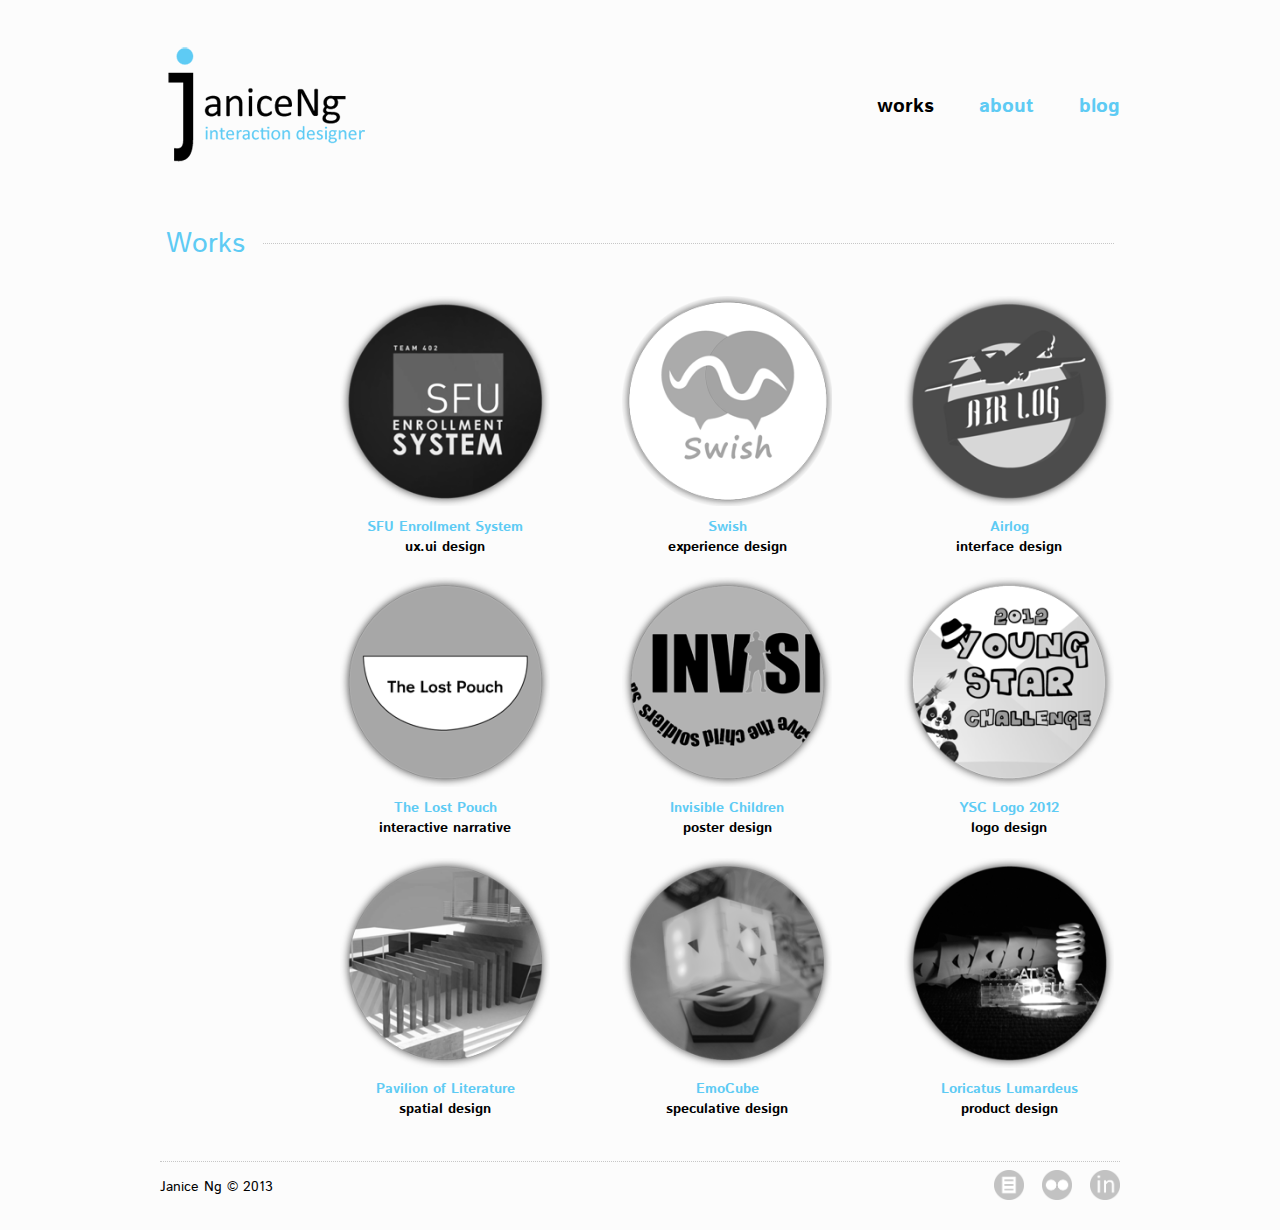
<file: index.html>
<!DOCTYPE html> 

<!--
	IAT 381: D401
	Project 4: Portfolio
	Janice Ng

	HTML file: Home Page
-->

<html>

<head>

	<meta charset="UTF-8" />

	<!-- Display at tablet and mobile -->
	<meta name="viewport" content="width=device-width"/>

	<title>JaniceNg . Home</title>

	<!-- CSS -->
	<!-- Main stylesheet -->
	<link rel="stylesheet" href="./css/style.css" type="text/css">

	<!-- Media Query -->
	<link rel="stylesheet" type="text/css" href="./css/mediaquery.css" />

	<!-- JS --> 
	<!-- Hoverizr: By Ilias Iovis @ http://www.iliasiovis.com/hoverizr/ -->
	<!-- <script src="http://code.jquery.com/jquery-1.10.1.min.js"></script>
	<script src="js/jquery.hoverizr.js"></script>
	<script>
			$(window).load(function() {
				// $('.gray_contact').hoverizr({width:"60px", height:"60px", stretch:"yes"});
				$('.gray_footer').hoverizr({width:"30px", height:"30px", stretch:"yes"});
			});
		</script>
	-->

	<!-- FONT: Muli -->
	<link href='http://fonts.googleapis.com/css?family=Istok+Web' rel='stylesheet' type='text/css'>

</head>

<body id="home">

	<div class="container">

		<!-- Header Start -->
		<header>

			<!-- Logo --> 
			<div class="logo">
				<a href="index.html"><img src="./img/logo.png" width="210" height="123" alt="logo"/></a>
			</div>

			<!-- Navbar Start -->
			<nav>
				<ul>
					<li><a class="onpage" href="index.html">works</a></li>
					<li><a href="about.html">about</a></li>
					<li><a href="http://janicenblog.wordpress.com/">blog</a></li>
				</ul>
			</nav>
			<!-- Navbar End -->

		</header>
		<!-- Header End -->

		<!-- Content Start -->
		<div class="content">

			<!-- Graphics Start -->
			<div class="graphics">

				<!-- Title Start -->
				<div class="title">
<!-- 					<div class="text">
						<h1>Graphics</h1>
						<h6>interactions . visuals</h6>
					</div> -->

					<div class="text">
						<h1>Works</h1>
					</div>

					<div class="wrapper">
					</div>
				</div>
				<!-- Title End -->

				<!-- Images Start -->
				<div class="images">

					<!-- Column1: Desktop --> 
					<div class="column1">
						<a class="grey" href="sis.html"><img src="./img/sis.png" width="210" height="210" alt="sis"/></a>
						<h4><a href="sis.html">SFU Enrollment System</a>
							<br>ux.ui design</h4>
					</div>
					<!-- <div class="column1">
						<a href="invisiblechildren.html"><img class="gray" src="./img/invisiblechildren.png" alt="invisiblechildren" /></a>
						<h4><a href="invisiblechildren.html">Invisible Children</a>
							<br>poster design</h4>
					</div> -->

						<!-- Column1: Tablet --> 
						<div class="column1_tablet">
							<a href="sis.html"><img src="./img/sis.png" width="210" height="210" alt="sis"/></a>
							<h4><a href="sis.html">SFU Enrollment System</a>
							<br>ux.ui design</h4>
						</div>

						<!-- Column1: Mobile --> 
						<div class="column1_mobile">
							<a href="sis.html"><img src="./img/sis.png" width="240" height="240" alt="sis"/></a>
							<h4><a href="sis.html">SFU Enrollment System</a>
								<br>ux.ui design</h4>
						</div>

					<!-- Column2: Desktop --> 
					<div class="column2">
						<a class="grey" href="swish.html"><img src="./img/swish.png" width="210" height="210" alt="swish"/></a>
						<h4><a href="swish.html">Swish</a>
							<br>experience design</h4>
					</div>

						<!-- Column2: Tablet --> 
						<div class="column2_tablet">
							<a href="swish.html"><img src="./img/swish.png" width="210" height="210" alt="swish"/></a>
							<h4><a href="swish.html">Swish</a>
								<br>experience design</h4>
						</div>

						<!-- Column2: Mobile -->
						<div class="column2_mobile">
							<a href="swish.html"><img src="./img/swish.png" width="240" height="240" alt="swish"/></a>
							<h4><a href="swish.html">Swish</a>
								<br>experience design</h4>
						</div>

					<!-- Column3: Desktop --> 
					<div class="column3">
						<a class="grey" href="airlog.html"><img src="./img/airlog.png" width="210" height="210" alt="airlog"/></a>
						<h4><a href="airlog.html">Airlog</a>
							<br>interface design</h4>
					</div>

						<!-- Column3: Tablet --> 
						<div class="column3_tablet">
							<a href="airlog.html"><img src="./img/airlog.png" width="210" height="210" alt="airlog"/></a>
							<h4><a href="airlog.html">Airlog</a>
								<br>interface design</h4>
						</div>

						<!-- Column3: Mobile -->
						<div class="column3_mobile">
							<a href="airlog.html"><img src="./img/airlog.png" width="240" height="240" alt="airlog"/></a>
							<h4><a href="airlog.html">Airlog</a>
								<br>interface design</h4>
						</div>

				</div>
				<!-- Images End -->

			</div>
			<!-- Graphics End -->

			<!-- Interactions Start -->
			<div class="interactions">

				<!-- Title Start -->
<!-- 				<div class="title">
					<div class="text">
						<h1>Interfaces</h1>
						<h6>interactions . time</h6>
					</div>

					<div class="wrapper">
					</div>
				</div> -->
				<!-- Title End -->

				<!-- Title Start -->
				<!-- <div class="title">
					<div class="text">
						<h1>Interfaces</h1>
					</div>

					<div class="wrapper">
					</div>
				</div> -->
				<!-- Title End -->

				<!-- Images Start -->
				<div class="images">

				<!-- Column1: Desktop --> 
				<div class="column1">
					<a class="grey" href="pouch.html"><img src="./img/pouch.png" width="210" height="210" alt="thelostpouch"/></a>
					<h4><a href="pouch.html">The Lost Pouch</a>
						<br>interactive narrative
					</h4>
				</div>

					<!-- Column1: Tablet --> 
					<div class="column1_tablet">
						<a href="pouch.html"><img src="./img/pouch.png" width="210" height="210" alt="thelostpouch"/></a>
						<h4><a href="pouch.html">The Lost Pouch</a>
							<br>interactive narrative
						</h4>
					</div>

					<!-- Column1: Mobile --> 
					<div class="column1_mobile">
						<a href="pouch.html"><img src="./img/pouch.png" width="240" height="240" alt="thelostpouch"/></a>
						<h4><a href="pouch.html">The Lost Pouch</a>
							<br>interactive narrative
						</h4>
					</div>

				<!-- Column2: Desktop --> 
				<div class="column2">
					<a class="grey" href="invisiblechildren.html"><img src="./img/invisiblechildren.png" width="210" height="210" alt="invisiblechildren"/></a>
					<h4><a href="invisiblechildren.html">Invisible Children</a>
						<br>poster design</h4>
				</div>

					<!-- Column2: Tablet --> 
					<div class="column2_tablet">
						<a href="invisiblechildren.html"><img src="./img/invisiblechildren.png" width="210" height="210" alt="invisiblechildren"/></a>
						<h4><a href="invisiblechildren.html">Invisible Children</a>
							<br>poster design</h4>
					</div>

					<!-- Column2: Mobile --> 
					<div class="column2_mobile">
						<a href="invisiblechildren.html"><img src="./img/invisiblechildren.png" width="240" height="240" alt="invisiblechildren"/></a>
						<h4><a href="invisiblechildren.html">Invisible Children</a>
							<br>poster design</h4>
					</div>

				<!-- Column3: Desktop --> 
				<div class="column3">
					<a class="grey" href="ysclogo.html"><img src="./img/ysc.png" width="210" height="210" alt="ysclogo"/></a>
					<h4><a href="ysc.html">YSC Logo 2012</a>
						<br>logo design</h4>
				</div>

					<!-- Column3: Tablet --> 
					<div class="column3_tablet">
						<a href="ysclogo.html"><img src="./img/ysc.png" width="210" height="210" alt="ysclogo"/></a>
						<h4><a href="ysclogo.html">YSC Logo 2012</a>
							<br>logo design</h4>
					</div>

					<!-- Column3: Mobile --> 
					<div class="column3_mobile">
						<a href="ysclogo.html"><img src="./img/ysc.png" width="240" height="240" alt="ysclogo"/></a>
						<h4><a href="ysclogo.html">YSC Logo 2012</a>
							<br>logo design</h4>
					</div>

				</div>
				<!-- Images End -->

			</div>
			<!-- Interactions End -->

			<!-- Products Start -->
			<div class="products">

				<!-- Title Start -->
<!-- 				<div class="title">
					<div class="text">
						<h1>Products</h1>
						<h6>interactions . space</h6>
					</div>

					<div class="wrapper">
					</div>
				</div> -->
				<!-- Title End -->

				<!-- Images Start -->
				<div class="images">

				<!-- Column1: Desktop --> 
				<div class="column1">
					<a class="grey" href="pavilionofliterature.html"><img src="./img/pavilionofliterature.png" width="210" height="210" alt="pavilionofliterature"/></a>
					<h4><a href="pavilionofliterature.html">Pavilion of Literature</a>
						<br>spatial design</h4>
				</div>

					<!-- Column1: Tablet --> 
					<div class="column1_tablet">
						<a href="pavilionofliterature.html"><img src="./img/pavilionofliterature.png" width="210" height="210" alt="pavilionofliterature"/></a>
						<h4><a href="pavilionofliterature.html">Pavilion of Literature</a>
							<br>spatial design</h4>
					</div>

					<!-- Column1: Mobile --> 
					<div class="column1_mobile">
						<a href="pavilionofliterature.html"><img src="./img/pavilionofliterature.png" width="240" height="240" alt="pavilionofliterature"/></a>
						<h4><a href="pavilionofliterature.html">Pavilion of Literature</a>
							<br>spatial design</h4>
					</div>

				<!-- Column2: Desktop --> 
				<div class="column2">
					<a class="grey" href="emocube.html"><img src="./img/emocube.png" width="210" height="210" alt="emocube"/></a>
					<h4><a href="emocube.html">EmoCube</a>
						<br>speculative design</h4>
				</div>

					<!-- Column2: Tablet --> 
					<div class="column2_tablet">
						<a href="emocube.html"><img src="./img/emocube.png" width="210" height="210" alt="emocube"/></a>
						<h4><a href="emocube.html">EmoCube</a>
							<br>speculative design</h4>
					</div>

					<!-- Column2: Mobile --> 
					<div class="column2_mobile">
						<a href="emocube.html"><img src="./img/emocube.png" width="240" height="240" alt="emocube"/></a>
						<h4><a href="emocube.html">EmoCube</a>
							<br>speculative design</h4>
					</div>

				<!-- Column3: Desktop --> 
				<div class="column3">
					<a class="grey" href="loricatuslumardeus.html"><img src="./img/ll.png" width="210" height="210" alt="loricatuslumardeus"/></a>
					<h4><a href="loricatuslumardeus.html">Loricatus Lumardeus</a>
						<br>product design</h4>
				</div>

					<!-- Column3: Tablet --> 
					<div class="column3_tablet">
						<a href="loricatuslumardeus.html"><img src="./img/ll.png" width="210" height="210" alt="emocube"/></a>
						<h4><a href="loricatuslumardeus.html">Loricatus Lumardeus</a>
							<br>product design</h4>
					</div>

					<!-- Column3: Mobile --> 
					<div class="column3_mobile">
						<a href="loricatuslumardeus.html"><img src="./img/ll.png" width="240" height="240" alt="loricatuslumardeus"/></a>
						<h4><a href="loricatuslumardeus.html">Loricatus Lumardeus</a>
							<br>product design</h4>
					</div>

				</div>
				<!-- Images End -->

			</div>
			<!-- Products End -->

		</div>
		<!-- Content End -->

		<!-- Footer Start -->
		<footer>

			<div class="footerwrapper">
				<p>Janice Ng &copy; 2013</p>
					<ul>
						<li><a class="grey" href="http://www.sfu.ca/~janicen/2Portfolio/JaniceNg_Resume.pdf"><img src="./img/resume.png" width="30" height="30" alt="resume"/></a></li>
						<li><a class="grey" href="http://www.flickr.com/photos/42005057@N04/"><img src="./img/flickr.png" width="30" height="30" alt="flickr"/></a></li>
						<li><a class="grey" href="http://www.linkedin.com/pub/janice-ng/7a/2b5/809"><img src="./img/linkedin.png" width="30" height="30" alt="linkedin"/></a></li>
					</ul>
					<!-- <ul>
						<li><a href="http://www.sfu.ca/~janicen/2Portfolio/JaniceNg_Resume.pdf"><img class="gray_footer" src="./img/resume.png" alt="resume"/></a></li>
						<li><a href="http://www.flickr.com/photos/42005057@N04/"><img class="gray_footer" src="./img/flickr.png" alt="flickr"/></a></li>
						<li><a href="https://twitter.com/jelly_angels"><img class="gray_footer" src="./img/twitter.png" alt="twitter"/></a></li>
					</ul> -->
			</div>

		</footer>
		<!-- Footer End -->

	</div>

</body>

</html>
</file>
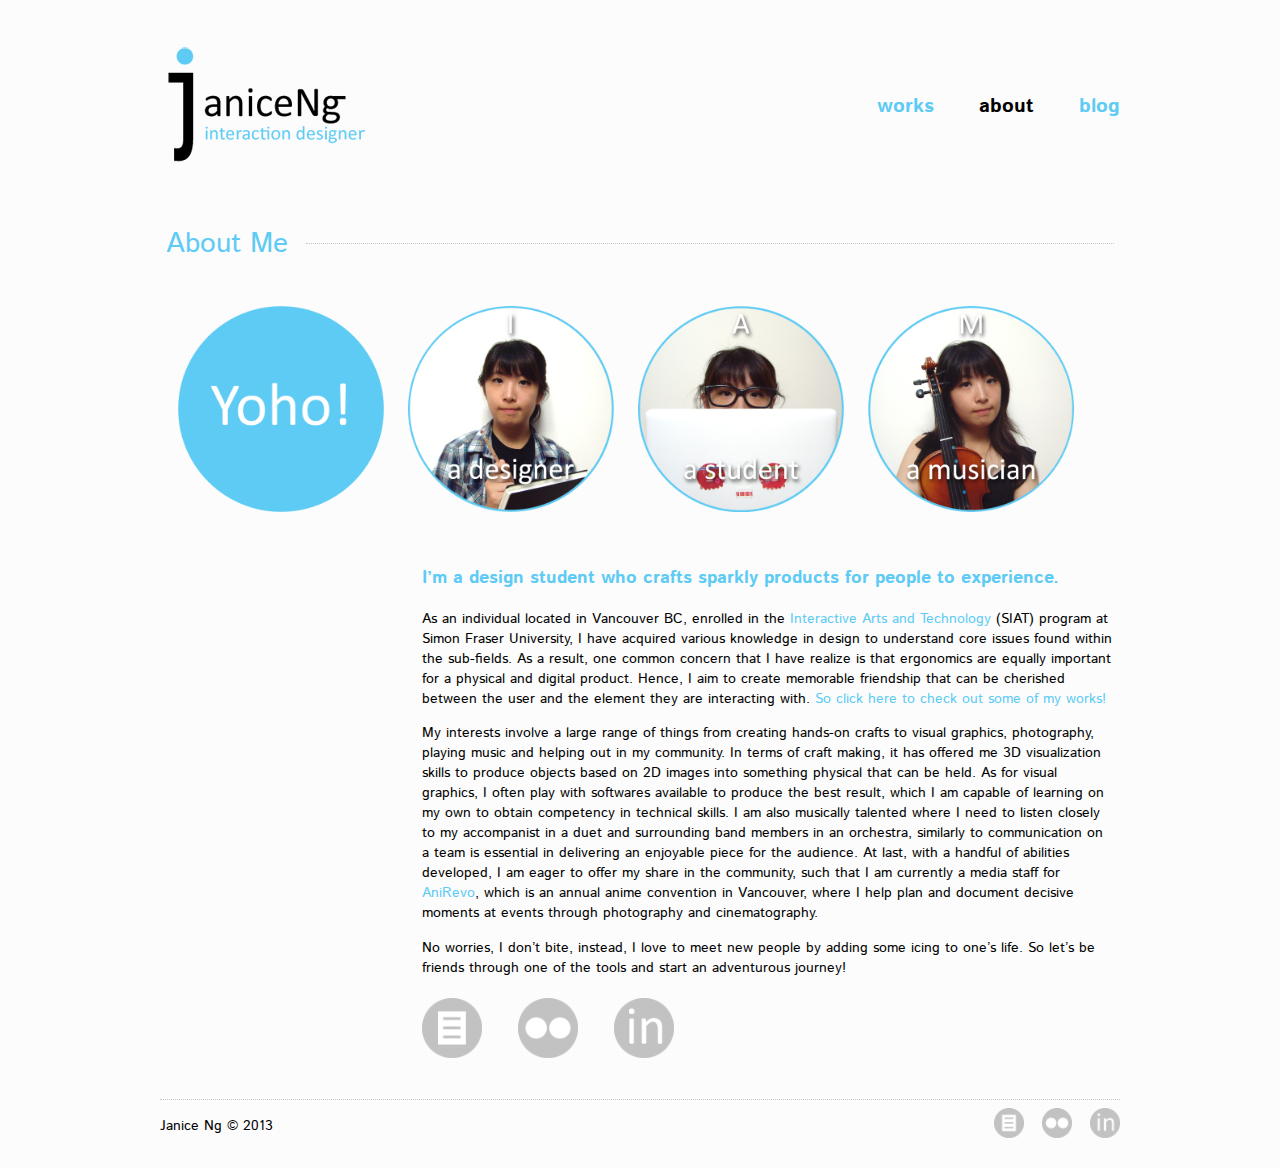
<file: about.html>
<!DOCTYPE html> 

<!--
	IAT 381: D401
	Project 4: Portfolio
	Janice Ng

	HTML file: About Page
-->

<html>

<head>

	<meta charset="UTF-8" />

	<!-- Display at tablet and mobile -->
	<meta name="viewport" content="width=device-width"/>

	<title>JaniceNg . About</title>

	<!-- CSS -->
	<!-- Main stylesheet -->
	<link rel="stylesheet" href="./css/style.css" type="text/css">

	<!-- Media Query -->
	<link rel="stylesheet" type="text/css" href="./css/mediaquery.css" />

	<!-- JS --> 
	<!-- Hoverizr: By Ilias Iovis @ http://www.iliasiovis.com/hoverizr/ -->
	<!-- <script src="http://code.jquery.com/jquery-1.10.1.min.js"></script>
	<script src="js/jquery.hoverizr.js"></script>
	<script>
			$(window).load(function() {
				$('.gray_contact').hoverizr({width:"60px", height:"60px", stretch:"yes"});
				$('.gray_footer').hoverizr({width:"30px", height:"30px", stretch:"yes"});
			});
		</script>
	-->

	<!-- FONT: Muli -->
	<link href='http://fonts.googleapis.com/css?family=Istok+Web' rel='stylesheet' type='text/css'>

</head>

<body id="about">

	<div class="container">

		<!-- Header Start -->
		<header>

			<!-- Logo --> 
			<div class="logo">
				<a href="index.html"><img src="./img/logo.png" width="210" height="123" alt="logo"/></a>
			</div>

			<!-- Navbar Start -->
			<nav>
				<ul>
					<li><a href="index.html">works</a></li>
					<li><a class="onpage" href="about.html">about</a></li>
					<li><a href="http://janicenblog.wordpress.com/">blog</a></li>
				</ul>
			</nav>
			<!-- Navbar End -->

		</header>
		<!-- Header End -->

		<!-- Content Start -->
		<div class="content">

				<!-- Title Start -->
				<div class="title">
					<div class="text">
						<h1>About Me</h1>
					</div>

					<div class="wrapper">
					</div>
				</div>
				<!-- Title End -->

				<!-- Images: Desktop Start -->
				<div class="images">

				<!-- Column1 --> 
				<div class="column1">
					<img src="./img/yoho.png" width="210" height="210" alt="yoho"/>
				</div>
				<!-- Column2 --> 
				<div class="column2">
					<img src="./img/i.png" width="210" height="210" alt="image1"/>
				</div>
				<!-- Column3--> 
				<div class="column3">
					<img src="./img/a.png" width="210" height="210" alt="image2"/>
				</div>
				<!-- Column4--> 
				<div class="column4">
					<img src="./img/m.png" width="210" height="210" alt="image1"/>
				</div>

				</div>
				<!-- Images: Desktop End -->

					<!-- Images: Mobile Start -->
					<div class="images">

					<!-- Column1 --> 
					<div class="column1_mobile">
						<img src="./img/yoho.png" width="240" height="240" alt="yoho"/>
					</div>
					<!-- Column2 --> 
					<div class="column2_mobile">
						<img src="./img/i.png" width="240" height="240" alt="image1"/>
					</div>
					<!-- Column3--> 
					<div class="column3_mobile">
						<img src="./img/a.png" width="240" height="240" alt="image2"/>
					</div>
					<!-- Column4--> 
					<div class="column4_mobile">
						<img src="./img/m.png" width="240" height="240" alt="image1"/>
					</div>

					</div>
					<!-- Images: Mobile End -->

				<!-- About Me Descriptions -->
				<div class="aboutmedescriptions">
					<h2>I’m a design student who crafts sparkly products for people to experience.</h2>
					<p>As an individual located in Vancouver BC, enrolled in the <a href="http://www.siat.sfu.ca/">Interactive Arts and Technology</a> (SIAT) program at Simon Fraser University, I have acquired various knowledge in design to understand core issues found within the sub-fields.  As a result, one common concern that I have realize is that ergonomics are equally important for a physical and digital product.  Hence, I aim to create memorable friendship that can be cherished between the user and the element they are interacting with. <a href="index.html">So click here to check out some of my works!</a></p>
					<p>My interests involve a large range of things from creating hands-on crafts to visual graphics, photography, playing music and helping out in my community.  In terms of craft making, it has offered me 3D visualization skills to produce objects based on 2D images into something physical that can be held.  As for visual graphics, I often play with softwares available to produce the best result, which I am capable of learning on my own to obtain competency in technical skills.  I am also musically talented where I need to listen closely to my accompanist in a duet and surrounding band members in an orchestra, similarly to communication on a team is essential in delivering an enjoyable piece for the audience.  At last, with a handful of abilities developed, I am eager to offer my share in the community, such that I am currently a media staff for <a href="http://www.animerevolution.ca/">AniRevo</a>, which is an annual anime convention in Vancouver, where I help plan and document decisive moments at events through photography and cinematography.</p>
					<p>No worries, I don’t bite, instead, I love to meet new people by adding some icing to one’s life.  So let’s be friends through one of the tools and start an adventurous journey!</p>

					<!-- Contact Start -->
					<div class="contact">
						<ul>
							<li><a class="grey" href="http://www.sfu.ca/~janicen/2Portfolio/JaniceNg_Resume.pdf"><img src="./img/resume.png" width="60" height="60" alt="resume"/></a></li>
							<li><a class="grey" href="http://www.flickr.com/photos/42005057@N04/"><img src="./img/flickr.png" width="60" height="60" alt="flickr"/></a></li>
							<li><a class="grey" href="http://www.linkedin.com/pub/janice-ng/7a/2b5/809"><img src="./img/linkedin.png" width="60" height="60" alt="linkedin"/></a></li>
							<!-- <li><a href="http://www.sfu.ca/~janicen/2Portfolio/JaniceNg_Resume.pdf"><img class="gray_contact" src="./img/resume.png" alt="resume"/></a></li>
							<li><a href="http://www.flickr.com/photos/42005057@N04/"><img class="gray_contact" src="./img/flickr.png" alt="flickr"/></a></li>
							<li><a href="https://twitter.com/jelly_angels"><img class="gray_contact" src="./img/twitter.png" alt="twitter"/></a></li> -->
						</ul>

					</div>
					<!-- Contact End -->

				</div>

		</div>
		<!-- Content End -->

		<!-- Footer Start -->
		<footer>

			<div class="footerwrapper">
				<p>Janice Ng &copy; 2013</p>
					<ul>
						<li><a class="grey" href="http://www.sfu.ca/~janicen/2Portfolio/JaniceNg_Resume.pdf"><img src="./img/resume.png" width="30" height="30" alt="resume"/></a></li>
						<li><a class="grey" href="http://www.flickr.com/photos/42005057@N04/"><img src="./img/flickr.png" width="30" height="30" alt="flickr"/></a></li>
						<li><a class="grey" href="http://www.linkedin.com/pub/janice-ng/7a/2b5/809"><img src="./img/linkedin.png" width="30" height="30" alt="linkedin"/></a></li>
					</ul>
					<!-- <ul>
						<li><a href="http://www.sfu.ca/~janicen/2Portfolio/JaniceNg_Resume.pdf"><img class="gray_footer" src="./img/resume.png" alt="resume"/></a></li>
						<li><a href="http://www.flickr.com/photos/42005057@N04/"><img class="gray_footer" src="./img/flickr.png" alt="flickr"/></a></li>
						<li><a href="https://twitter.com/jelly_angels"><img class="gray_footer" src="./img/twitter.png" alt="twitter"/></a></li>
					</ul> -->
			</div>

		</footer>
		<!-- Footer End -->

	</div>

</body>

</html>
</file>
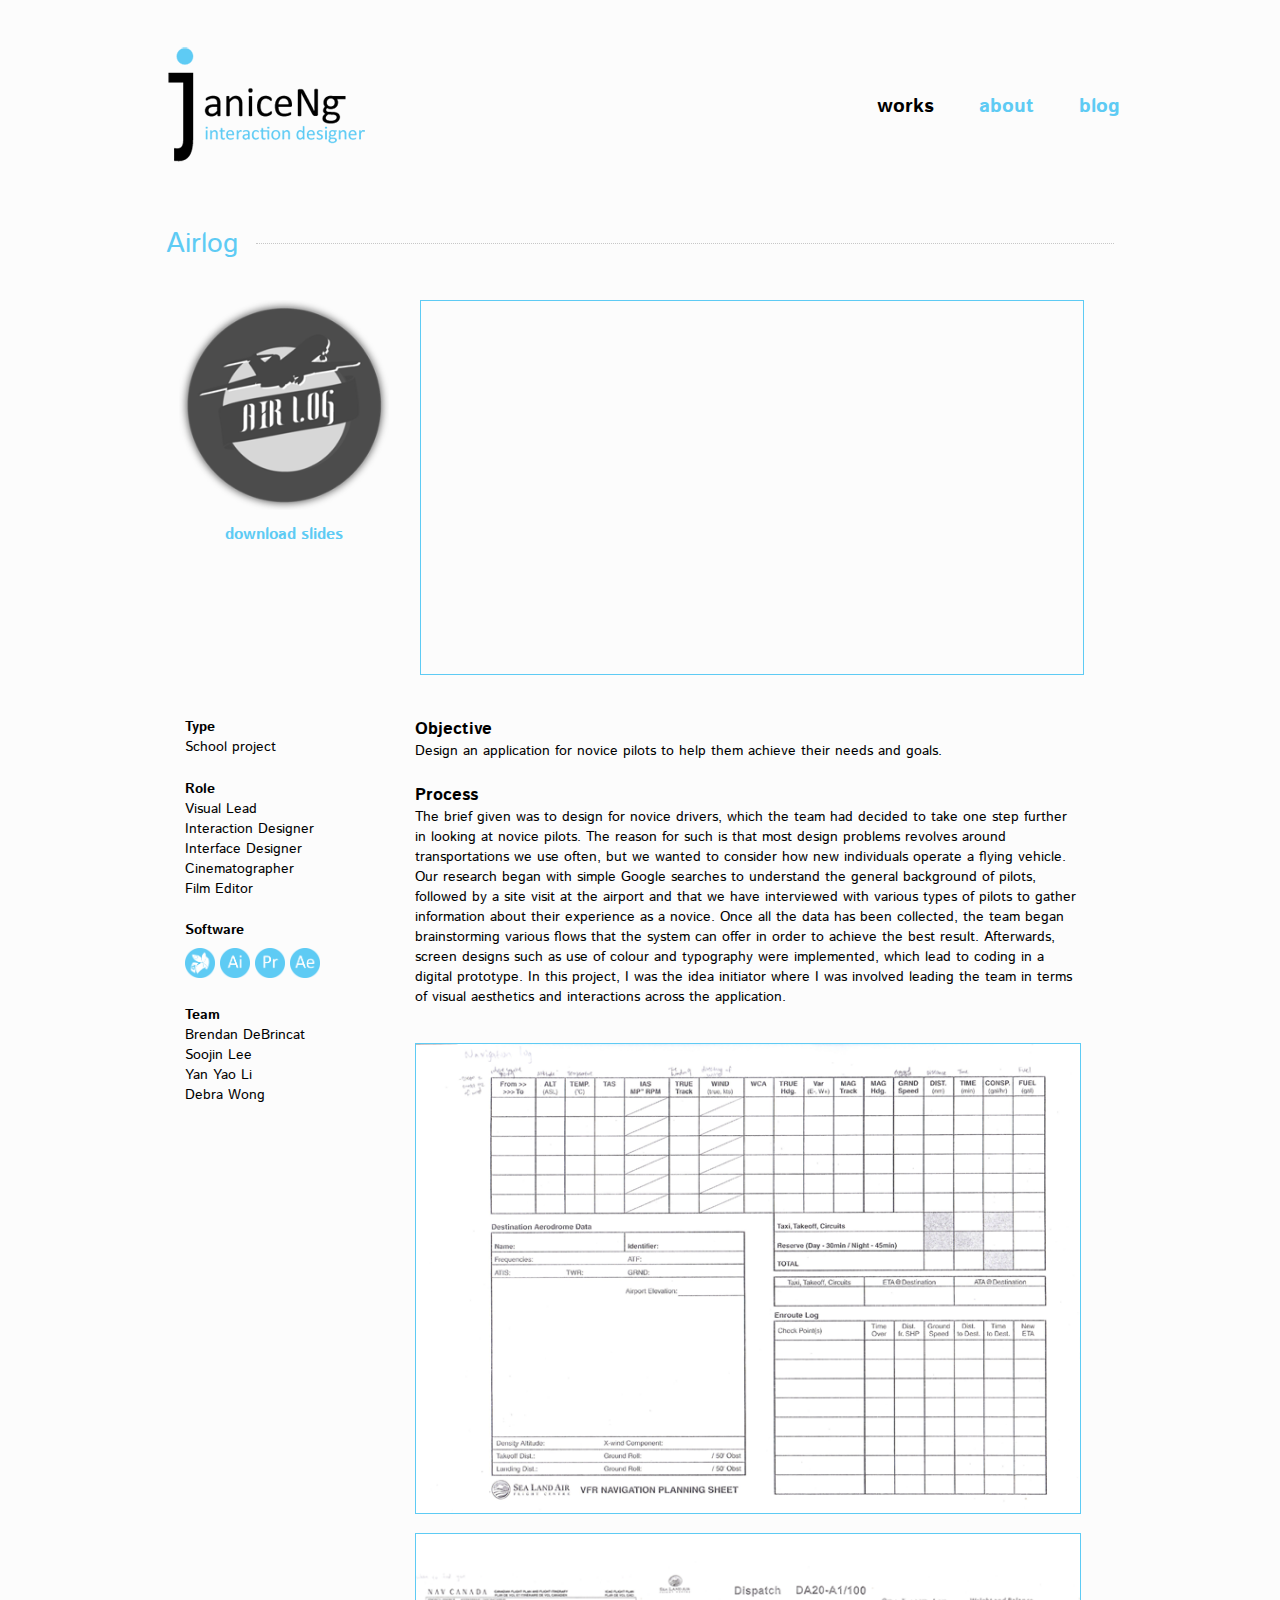
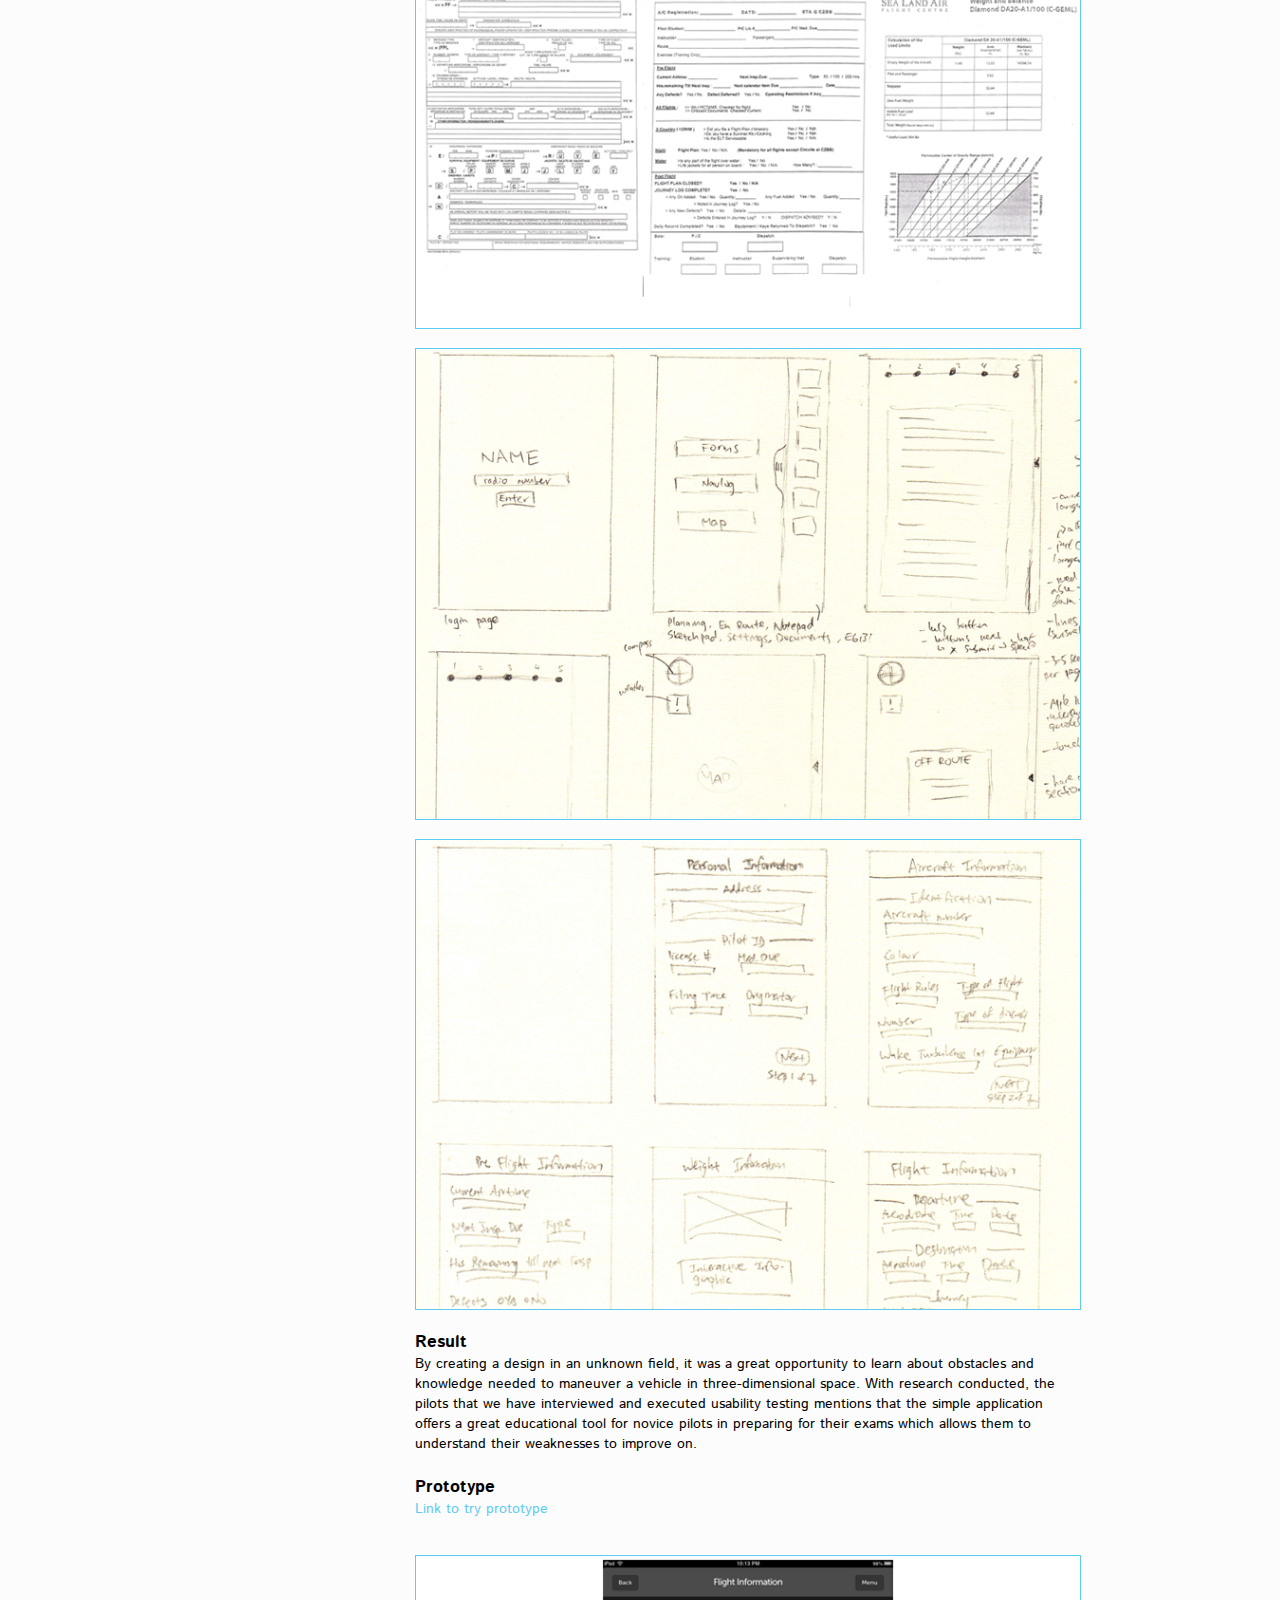
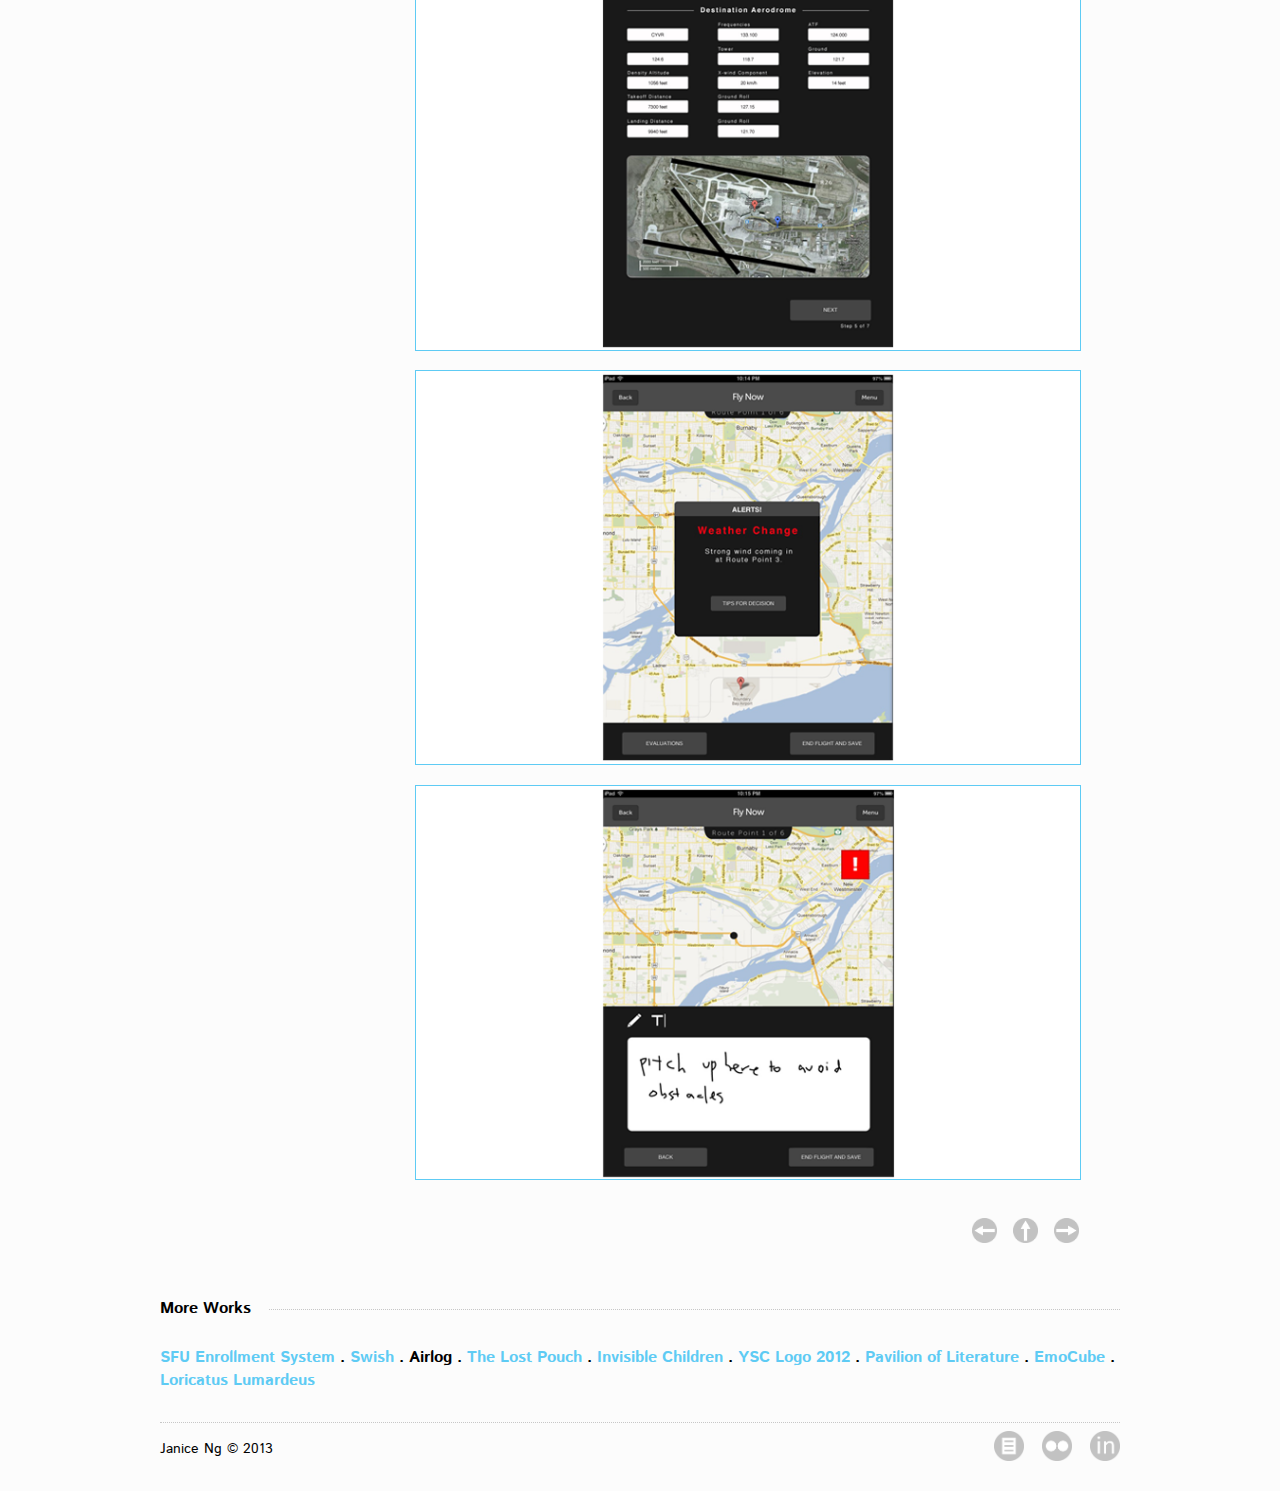
<file: airlog.html>
<!DOCTYPE html> 

<!--
	IAT 381: D401
	Project 4: Portfolio
	Janice Ng

	HTML file: Works Page-Interfaces-Airlog
-->

<html>

<head>

	<meta charset="UTF-8" />

	<!-- Display at tablet and mobile -->
	<meta name="viewport" content="width=device-width"/>

	<title>JaniceNg . Works . Airlog</title>

	<!-- CSS -->
	<!-- Main stylesheet -->
	<link rel="stylesheet" href="./css/style.css" type="text/css">

	<!-- Media Query -->
	<link rel="stylesheet" type="text/css" href="./css/mediaquery.css" />

	<!-- JS -->
	<!-- HTML5shiv.js from http://code.google.com/p/html5shiv/ -->
	<script type="text/javascript" src="./js/html5shiv.js"></script> <!-- HTML5shiv for compatibility on older IE browsers -->

	<!-- Hoverizr: By Ilias Iovis @ http://www.iliasiovis.com/hoverizr/ -->
	<!-- <script src="http://code.jquery.com/jquery-1.10.1.min.js"></script>
	<script src="js/jquery.hoverizr.js"></script>
	<script>
			$(window).load(function() {
				// $('.gray_contact').hoverizr({width:"60px", height:"60px", stretch:"yes"});
				$('.gray_footer').hoverizr({width:"30px", height:"30px", stretch:"yes"});
			});
		</script>
	-->

	<!-- FONT: Muli -->
	<link href='http://fonts.googleapis.com/css?family=Istok+Web' rel='stylesheet' type='text/css'>

</head>

<body id="airlog">

	<div class="container">

		<!-- Header Start -->
		<header>

			<!-- Logo --> 
			<div class="logo">
				<a href="index.html"><img src="./img/logo.png" width="210" height="123" alt="logo"/></a>
			</div>

			<!-- Navbar Start -->
			<nav>
				<ul>
					<li><a class="onpage" href="index.html">works</a></li>
					<li><a href="about.html">about</a></li>
					<li><a href="http://janicenblog.wordpress.com/">blog</a></li>
				</ul>
			</nav>
			<!-- Navbar End -->

		</header>
		<!-- Header End -->

		<!-- Content Start -->
		<div class="content">

				<!-- Title Start -->
				<div class="title">
					<div class="text">
						<h1>Airlog</h1>
					</div>

					<div class="wrapper">
					</div>
				</div>
				<!-- Title End -->

				<!-- Images Start -->
				<div class="images">

					<!-- Column1: Desktop Start --> 
					<div class="column1">
						<a class="grey" href="http://www.sfu.ca/~janicen/2Portfolio/airlog_presentation.pdf"><img src="./img/airlog.png" width="210" height="210" alt="image3"/></a>
						<h5><a href="http://www.sfu.ca/~janicen/2Portfolio/airlog_presentation.pdf">download slides</a></h5>
					</div>
					<!-- <div class="column1">
						<a href="http://www.sfu.ca/~janicen/2Portfolio/airlog_presentation.pdf"><img class="gray" src="./img/airlog.png" alt="image3"/></a>
						<h5><a href="http://www.sfu.ca/~janicen/2Portfolio/airlog_presentation.pdf">download slides</a></h5>
					</div> -->
					<!-- Column1: Desktop End -->

						<!-- Column1: Tablet Start --> 
						<div class="column1_tablet">
							<a href="http://www.sfu.ca/~janicen/2Portfolio/airlog_presentation.pdf"><img src="./img/airlog.png" width="210" height="210" alt="image3"/></a>
							<h5><a href="http://www.sfu.ca/~janicen/2Portfolio/airlog_presentation.pdf">download slides</a></h5>
						</div>
						<!-- Column1: Tablet End -->

						<!-- Column1: Mobile Start --> 
						<div class="column1_mobile">
							<a href="http://www.sfu.ca/~janicen/2Portfolio/airlog_presentation.pdf"><img src="./img/airlog.png" width="240" height="240" alt="image3"/></a>
							<h5><a href="http://www.sfu.ca/~janicen/2Portfolio/airlog_presentation.pdf">download slides</a></h5>
						</div>
						<!-- Column1: Mobile End -->

					<!-- Column2 -->
					<div class="column2">
						<!-- Video Player Start -->
						<div class="video">
							<iframe src="http://player.vimeo.com/video/64197345" width="675" height="380"></iframe>
						</div>
						<!-- Video Player End -->
					</div>

				</div>
				<!-- Image End -->

					<!-- Descriptions Start -->
					<div class="descriptionsleft">
						<h4>Type</h4>
							<p>School project</p>
						<h4>Role</h4>
							<p>Visual Lead
								<br>Interaction Designer
								<br>Interface Designer
								<br>Cinematographer
								<br>Film Editor 
							</p>
						<h4>Software</h4>
							<p><!-- Adobe Illustrator
								<br>Axure
								<br>Adobe Premiere Pro
								<br>Adobe After Effects -->
								<img class="icons" src="./img/icon_axure.png" width="30" height="30" alt="axure"/>
								<img class="icons" src="./img/icon_illustrator.png" width="30" height="30" alt="illustrator"/>
								<img class="icons" src="./img/icon_premierepro.png" width="30" height="30" alt="premierepro"/>
								<img class="icons" src="./img/icon_aftereffects.png" width="30" height="30" alt="aftereffects"/>
							</p>
						<h4>Team</h4>
							<p>Brendan DeBrincat
								<br>Soojin Lee
								<br>Yan Yao Li
								<br>Debra Wong
							</p>
					</div>

					<div class="descriptionsright">
						<h3>Objective</h3>
						<p>Design an application for novice pilots to help them achieve their needs and goals.</p>
						<h3>Process</h3>
						<p>The brief given was to design for novice drivers, which the team had decided to take one step further in looking at novice pilots.  The reason for such is that most design problems revolves around transportations we use often, but we wanted to consider how new individuals operate a flying vehicle.  Our research began with simple Google searches to understand the general background of pilots, followed by a site visit at the airport and that we have interviewed with various types of pilots to gather information about their experience as a novice.  Once all the data has been collected, the team began brainstorming various flows that the system can offer in order to achieve the best result.  Afterwards, screen designs such as use of colour and typography were implemented, which lead to coding in a digital prototype.  In this project, I was the idea initiator where I was involved leading the team in terms of visual aesthetics and interactions across the application.</p>

							<!-- Images List -->
							<ul>
								<li><img src="./img/airlog_1.png" width="675" height="400" alt="form1"/></li>
								<li><img src="./img/airlog_2.png" width="675" height="400" alt="form2"/></li>
								<li><img src="./img/airlog_6.png" width="675" height="400" alt="sketch1"/></li>
								<li><img src="./img/airlog_7.png" width="675" height="400" alt="sketch2"/></li>
							</ul>

						<h3>Result</h3>
						<p>By creating a design in an unknown field, it was a great opportunity to learn about obstacles and knowledge needed to maneuver a vehicle in three-dimensional space.  With research conducted, the pilots that we have interviewed and executed usability testing mentions that the simple application offers a great educational tool for novice pilots in preparing for their exams which allows them to understand their weaknesses to improve on.</p>

						<h3>Prototype</h3>
						<p><a href="http://quacktacular.net/~flight/">Link to try prototype</a></p>

							<!-- Images List -->
							<ul>
								<li><img src="./img/airlog_3.png" width="675" height="400" alt="image1"/></li>
								<li><img src="./img/airlog_4.png" width="675" height="400" alt="image2"/></li>
								<li><img src="./img/airlog_5.png" width="675" height="400" alt="image3"/></li>
							</ul>

							<!-- Arrows Navigation -->
							<div class="arrows">
								<!-- <h2><a href="#">Back to top</a></h2> -->
								<ul>
									<li><a class="grey" href="swish.html"><img src="./img/arrow_previous.png" width="25" height="25" alt="previous"/></a></li>
									<li><a class="grey" href="#"><img src="./img/icon_top.png" width="25" height="25" alt="top"/></a></li>
									<li><a class="grey" href="pouch.html"><img src="./img/arrow_next.png" width="25" height="25" alt="next"/></a></li>
								</ul>
							</div>
							
					</div>
					<!-- Descriptions End -->

		</div>
		<!-- Content End -->

		<!-- Footer Start -->
		<footer>

		<!-- More Works Nav Start -->
			<div class="moreworks">
				
				<!-- Title Start -->
				<div class="title">
					<div class="text">
						<h4>More Works</h4>
					</div>

					<div class="wrapper">
					</div>
				</div>
				<!-- Title End -->

				<h4><a chref="sis.html">SFU Enrollment System</a> . <a href="swish.html">Swish</a> . <a class="onpage" href="airlog.html">Airlog</a> . <a href="pouch.html">The Lost Pouch</a> . <a href="invisiblechildren.html">Invisible Children</a> . <a href="ysclogo.html">YSC Logo 2012</a> . <a href="pavilionofliterature.html">Pavilion of Literature</a> . <a href="emocube.html">EmoCube</a> . <a href="loricatuslumardeus.html">Loricatus Lumardeus</a></h4>
			</div>
			<!-- More Works Nav End -->

			<div class="footerwrapper">
				<p>Janice Ng &copy; 2013</p>
					<ul>
						<li><a class="grey" href="http://www.sfu.ca/~janicen/2Portfolio/JaniceNg_Resume.pdf"><img src="./img/resume.png" width="30" height="30" alt="resume"/></a></li>
						<li><a class="grey" href="http://www.flickr.com/photos/42005057@N04/"><img src="./img/flickr.png" width="30" height="30" alt="flickr"/></a></li>
						<li><a class="grey" href="http://www.linkedin.com/pub/janice-ng/7a/2b5/809"><img src="./img/linkedin.png" width="30" height="30" alt="linkedin"/></a></li>
						<!-- <li><a href="http://www.sfu.ca/~janicen/2Portfolio/JaniceNg_Resume.pdf"><img class="gray_footer" src="./img/resume.png" alt="resume"/></a></li>
						<li><a href="http://www.flickr.com/photos/42005057@N04/"><img class="gray_footer" src="./img/flickr.png" alt="flickr"/></a></li>
						<li><a href="https://twitter.com/jelly_angels"><img class="gray_footer" src="./img/twitter.png" alt="twitter"/></a></li> -->
					</ul>
			</div>

		</footer>
		<!-- Footer End -->

	</div>

</body>

</html>
</file>
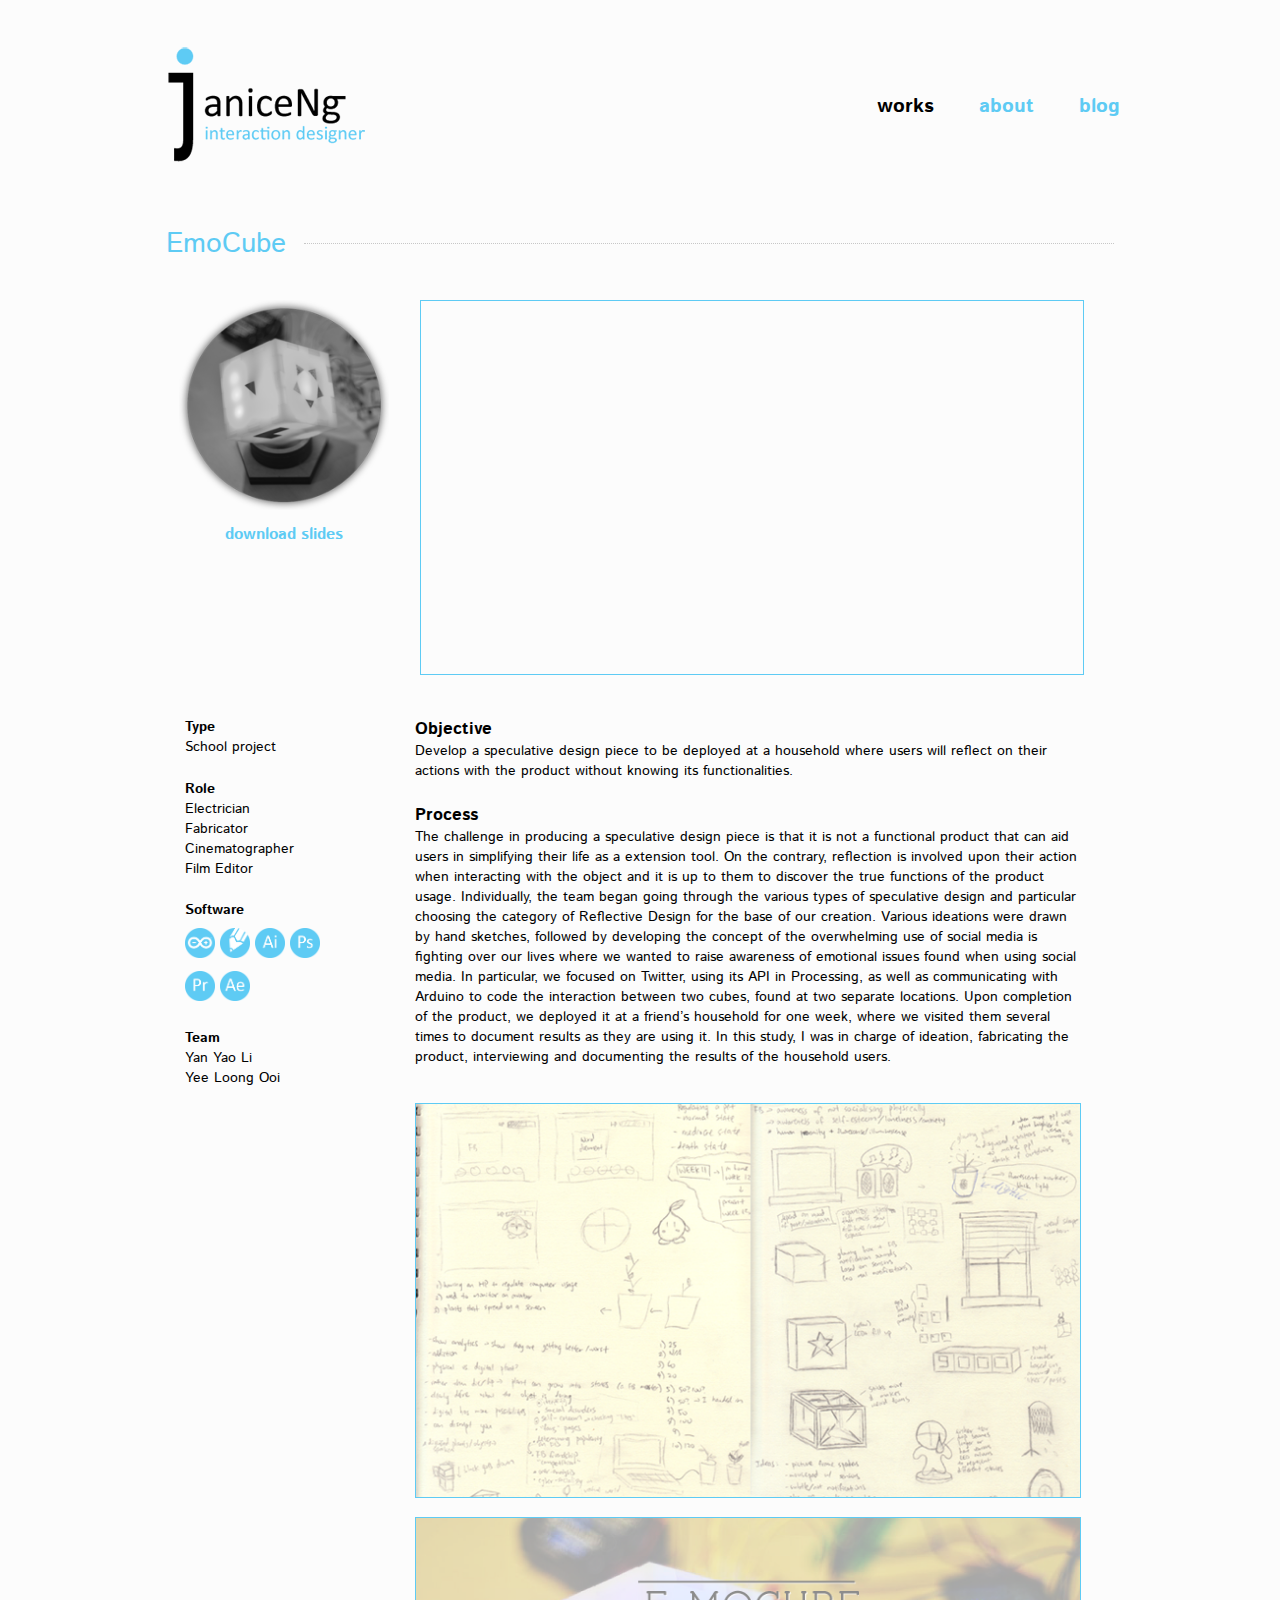
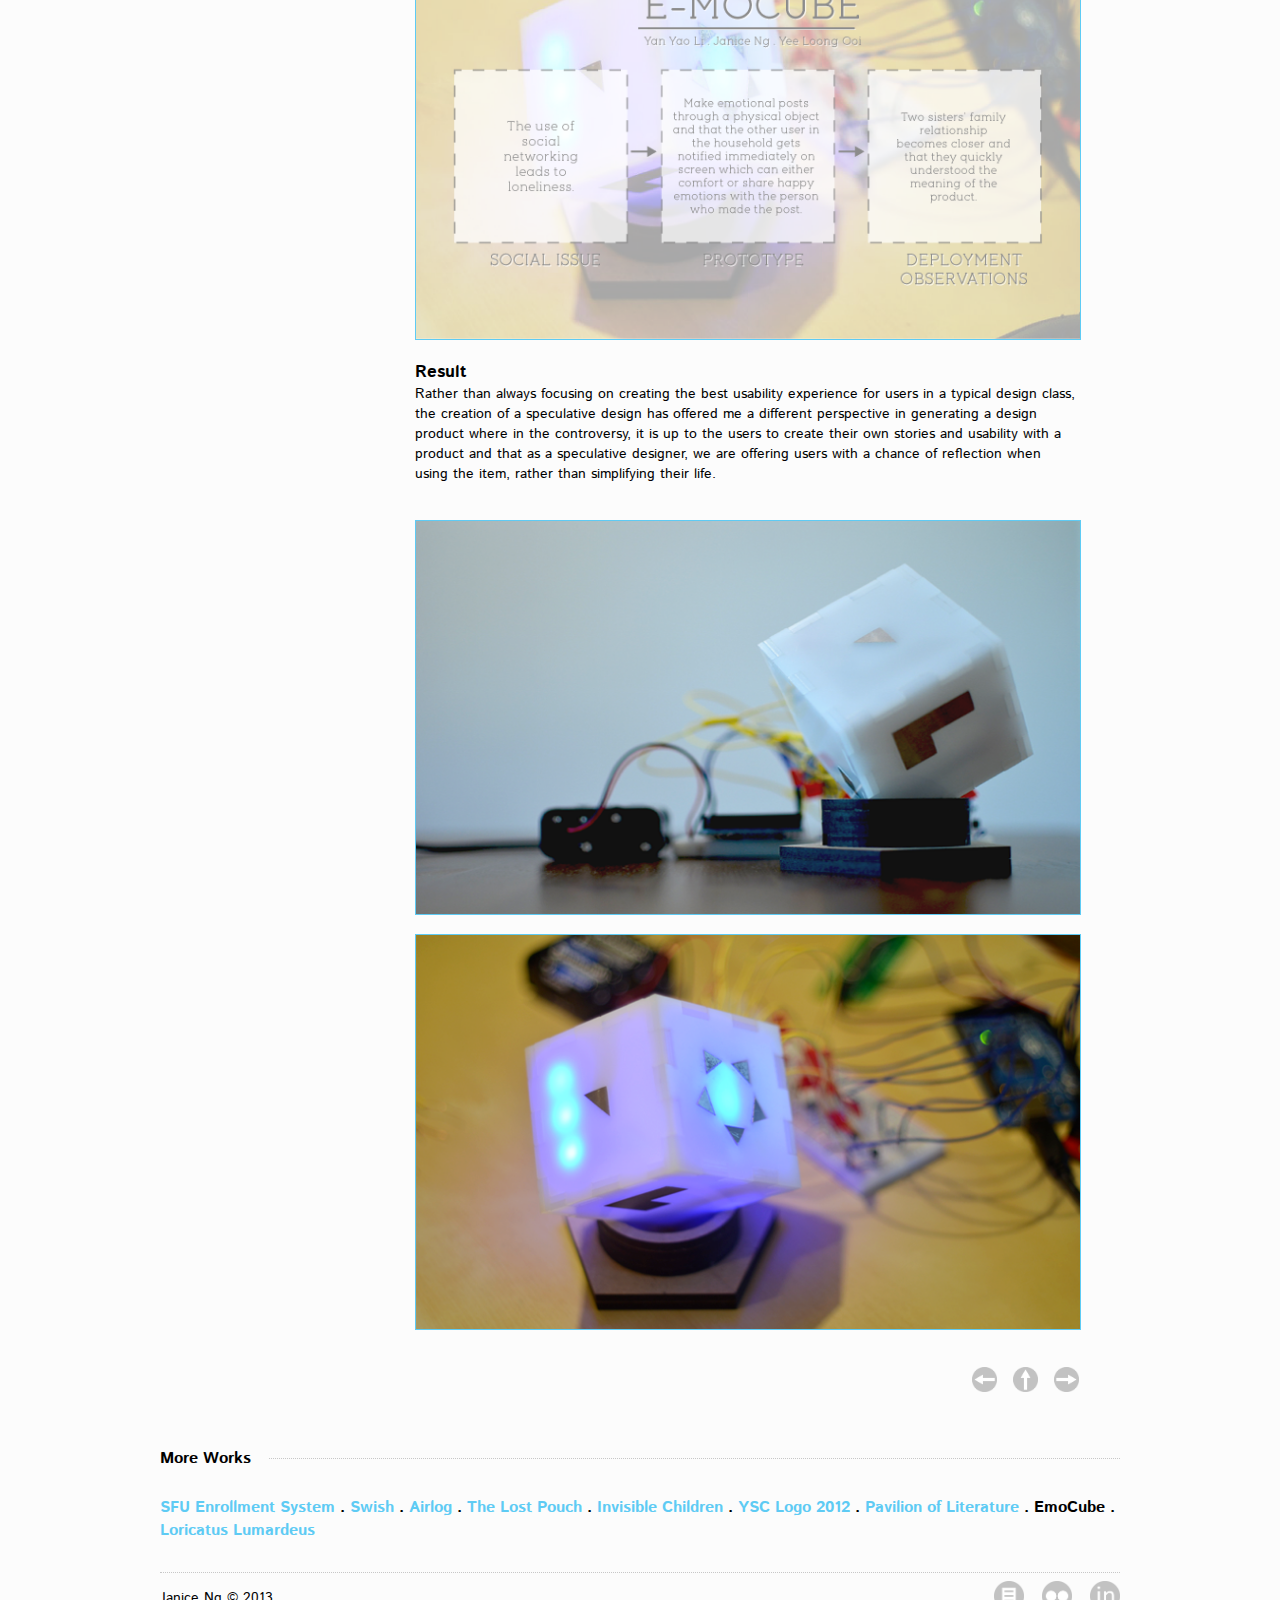
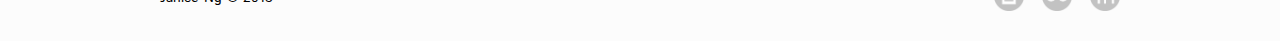
<file: emocube.html>
<!DOCTYPE html> 

<!--
	IAT 381: D401
	Project 4: Portfolio
	Janice Ng

	HTML file: Works Page-Products-EmoCube
-->

<html>

<head>

	<meta charset="UTF-8" />

	<!-- Display at tablet and mobile -->
	<meta name="viewport" content="width=device-width"/>

	<title>JaniceNg . Works . EmoCube</title>

	<!-- CSS -->
	<!-- Main stylesheet -->
	<link rel="stylesheet" href="./css/style.css" type="text/css">

	<!-- Media Query -->
	<link rel="stylesheet" type="text/css" href="./css/mediaquery.css" />

	<!-- JS -->
	<!-- HTML5shiv.js from http://code.google.com/p/html5shiv/ -->
	<script type="text/javascript" src="./js/html5shiv.js"></script> <!-- HTML5shiv for compatibility on older IE browsers -->

	<!-- Hoverizr: By Ilias Iovis @ http://www.iliasiovis.com/hoverizr/ -->
	<!-- <script src="http://code.jquery.com/jquery-1.10.1.min.js"></script>
	<script src="js/jquery.hoverizr.js"></script>
	<script>
			$(window).load(function() {
				// $('.gray_contact').hoverizr({width:"60px", height:"60px", stretch:"yes"});
				$('.gray_footer').hoverizr({width:"30px", height:"30px", stretch:"yes"});
			});
		</script>
	-->

	<!-- FONT: Muli -->
	<link href='http://fonts.googleapis.com/css?family=Istok+Web' rel='stylesheet' type='text/css'>

</head>

<body id="emocube">

	<div class="container">

		<!-- Header Start -->
		<header>

			<!-- Logo --> 
			<div class="logo">
				<a href="index.html"><img src="./img/logo.png" width="210" height="123" alt="logo"/></a>
			</div>

			<!-- Navbar Start -->
			<nav>
				<ul>
					<li><a class="onpage" href="index.html">works</a></li>
					<li><a href="about.html">about</a></li>
					<li><a href="http://janicenblog.wordpress.com/">blog</a></li>
				</ul>
			</nav>
			<!-- Navbar End -->

		</header>
		<!-- Header End -->

		<!-- Content Start -->
		<div class="content">

				<!-- Title Start -->
				<div class="title">
					<div class="text">
						<h1>EmoCube</h1>
					</div>

					<div class="wrapper">
					</div>
				</div>
				<!-- Title End -->

				<!-- Images Start -->
				<div class="images">

					<!-- Column1: Desktop Start --> 
					<div class="column1">
						<a class="grey" href="http://www.sfu.ca/~janicen/2Portfolio/emocube_presentation.pdf"><img src="./img/emocube.png" width="210" height="210" alt="image3"/></a>
						<h5><a href="http://www.sfu.ca/~janicen/2Portfolio/emocube_presentation.pdf">download slides</a></h5>
					</div>
					<!-- <div class="column1">
						<a href="http://www.sfu.ca/~janicen/2Portfolio/emocube_presentation.pdf"><img class="gray" src="./img/emocube.png" alt="image3"/></a>
						<h5><a href="http://www.sfu.ca/~janicen/2Portfolio/emocube_presentation.pdf">download slides</a></h5>
					</div> -->
					<!-- Column1: Deskotp End -->

						<!-- Column1: Tablet Start --> 
						<div class="column1_tablet">
							<a href="http://www.sfu.ca/~janicen/2Portfolio/emocube_presentation.pdf"><img src="./img/emocube.png" width="210" height="210" alt="image3"/></a>
							<h5><a href="http://www.sfu.ca/~janicen/2Portfolio/emocube_presentation.pdf">download slides</a></h5>
						</div>
						<!-- Column1: Tablet End -->

						<!-- Column1: Mobile Start --> 
						<div class="column1_mobile">
							<a href="http://www.sfu.ca/~janicen/2Portfolio/emocube_presentation.pdf"><img src="./img/emocube.png" width="210" height="210" alt="image3"/></a>
							<h5><a href="http://www.sfu.ca/~Janicen/2Portfolio/emocube_presentation.pdf">download slides</a></h5>
						</div>
						<!-- Column1: Mobile End -->

					<!-- Column2 -->
					<div class="column2">
						<!-- Video Player Start -->
						<div class="video">
							<iframe src="http://player.vimeo.com/video/63841184" width="675" height="380"></iframe>
						</div>
						<!-- Video Player End -->
					</div>

				</div>
				<!-- Image End -->

					<!-- Descriptions Start -->
					<div class="descriptionsleft">
						<h4>Type</h4>
							<p>School project</p>
						<h4>Role</h4>
							<p>Electrician
								<br>Fabricator
								<br>Cinematographer
								<br>Film Editor
							</p>
						<h4>Software</h4>
							<p><!-- Arduino
								<br>CorelDraw
								<br>Adobe Illustrator
								<br>Adobe Premiere Pro
								<br>Adobe After Effects -->
								<img class="icons" src="./img/icon_arduino.png" width="30" height="30" alt="arduino"/>
								<img class="icons" src="./img/icon_coreldraw.png" width="30" height="30" alt="coreldraw"/>
								<img class="icons" src="./img/icon_illustrator.png" width="30" height="30" alt="illustrator"/>
								<img class="icons" src="./img/icon_photoshop.png" width="30" height="30" alt="photoshop"/>
								<img class="icons" src="./img/icon_premierepro.png" width="30" height="30" alt="premierepro"/>
								<img class="icons" src="./img/icon_aftereffects.png" width="30" height="30" alt="aftereffects"/>
							</p>
						<h4>Team</h4>
							<p>Yan Yao Li
								<br>Yee Loong Ooi
							</p>
					</div>

					<div class="descriptionsright">
						<h3>Objective</h3>
						<p>Develop a speculative design piece to be deployed at a household where users will reflect on their actions with the product without knowing its functionalities.</p>
						<h3>Process</h3>
						<p>The challenge in producing a speculative design piece is that it is not a functional product that can aid users in simplifying their life as a extension tool.  On the contrary, reflection is involved upon their action when interacting with the object and it is up to them to discover the true functions of the product usage.  Individually, the team began going through the various types of speculative design and particular choosing the category of Reflective Design for the base of our creation.  Various ideations were drawn by hand sketches, followed by developing the concept of the overwhelming use of social media is fighting over our lives where we wanted to raise awareness of emotional issues found when using social media.  In particular, we focused on Twitter, using its API in Processing, as well as communicating with Arduino to code the interaction between two cubes, found at two separate locations.  Upon completion of the product, we deployed it at a friend’s household for one week, where we visited them several times to document results as they are using it.  In this study, I was in charge of ideation, fabricating the product, interviewing and documenting the results of the household users. </p>

							<!-- Images List -->
							<ul>
								<li><img src="./img/emocube_2.png" width="675" height="400" alt="image2"/></li>
								<li><img src="./img/emocube_1.png" width="675" height="421" alt="image1"/></li>
							</ul>

						<h3>Result</h3>
						<p>Rather than always focusing on creating the best usability experience for users in a typical design class, the creation of a speculative design has offered me a different perspective in generating a design product where in the controversy, it is up to the users to create their own stories and usability with a product and that as a speculative designer, we are offering users with a chance of reflection when using the item, rather than simplifying their life.  </p>

							<!-- Images List -->
							<ul>
								<li><img src="./img/emocube_3.png" width="675" height="400" alt="image3"/></li>
								<li><img src="./img/emocube_4.png" width="675" height="400" alt="image4"/></li>
							</ul>

							<!-- Arrows Navigation -->
							<div class="arrows">
								<!-- <h2><a href="#">Back to top</a></h2> -->
								<ul>
									<li><a class="grey" href="pavilionofliterature.html"><img src="./img/arrow_previous.png" width="25" height="25" alt="previous"/></a></li>
									<li><a class="grey" href="#"><img src="./img/icon_top.png" width="25" height="25" alt="top"/></a></li>
									<li><a class="grey" href="loricatuslumardeus.html"><img src="./img/arrow_next.png" width="25" height="25" alt="next"/></a></li>
								</ul>
							</div>
							
					</div>
					<!-- Descriptions End -->

		</div>
		<!-- Content End -->

		<!-- Footer Start -->
		<footer>

			<!-- More Works Nav Start -->
			<div class="moreworks">
				
				<!-- Title Start -->
				<div class="title">
					<div class="text">
						<h4>More Works</h4>
					</div>

					<div class="wrapper">
					</div>
				</div>
				<!-- Title End -->
				
				<h4><a href="sis.html">SFU Enrollment System</a> . <a href="swish.html">Swish</a> . <a href="airlog.html">Airlog</a> . <a href="pouch.html">The Lost Pouch</a> . <a href="invisiblechildren.html">Invisible Children</a> . <a href="ysclogo.html">YSC Logo 2012</a> . <a href="pavilionofliterature.html">Pavilion of Literature</a> . <a class="onpage" href="emocube.html">EmoCube</a> . <a href="loricatuslumardeus.html">Loricatus Lumardeus</a></h4>
			</div>
			<!-- More Works Nav End -->

			<div class="footerwrapper">
				<p>Janice Ng &copy; 2013</p>
					<ul>
						<li><a class="grey" href="http://www.sfu.ca/~janicen/2Portfolio/JaniceNg_Resume.pdf"><img src="./img/resume.png" width="30" height="30" alt="resume"/></a></li>
						<li><a class="grey" href="http://www.flickr.com/photos/42005057@N04/"><img src="./img/flickr.png" width="30" height="30" alt="flickr"/></a></li>
						<li><a class="grey" href="http://www.linkedin.com/pub/janice-ng/7a/2b5/809"><img src="./img/linkedin.png" width="30" height="30" alt="linkedin"/></a></li>
						<!-- <li><a href="http://www.sfu.ca/~janicen/2Portfolio/JaniceNg_Resume.pdf"><img class="gray_footer" src="./img/resume.png" alt="resume"/></a></li>
						<li><a href="http://www.flickr.com/photos/42005057@N04/"><img class="gray_footer" src="./img/flickr.png" alt="flickr"/></a></li>
						<li><a href="https://twitter.com/jelly_angels"><img class="gray_footer" src="./img/twitter.png" alt="twitter"/></a></li> -->
					</ul>
			</div>

		</footer>
		<!-- Footer End -->

	</div>

</body>

</html>
</file>
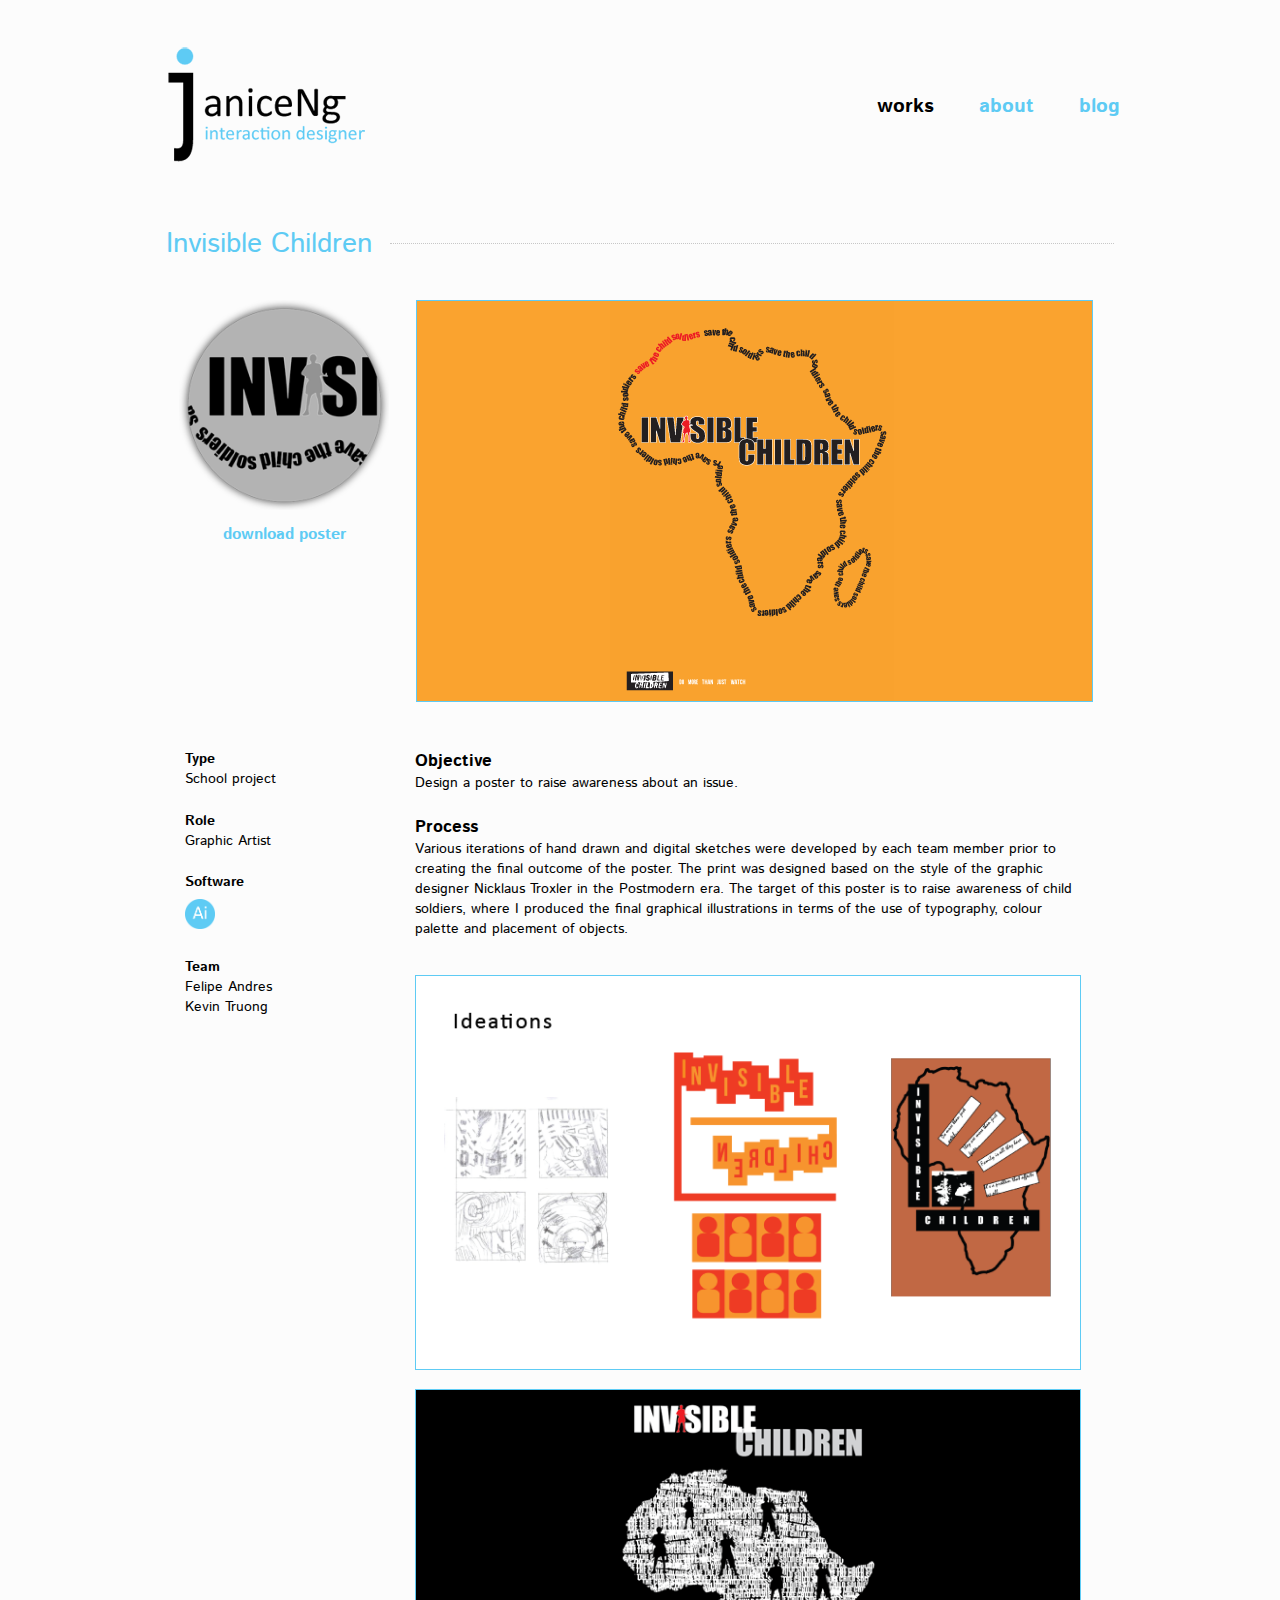
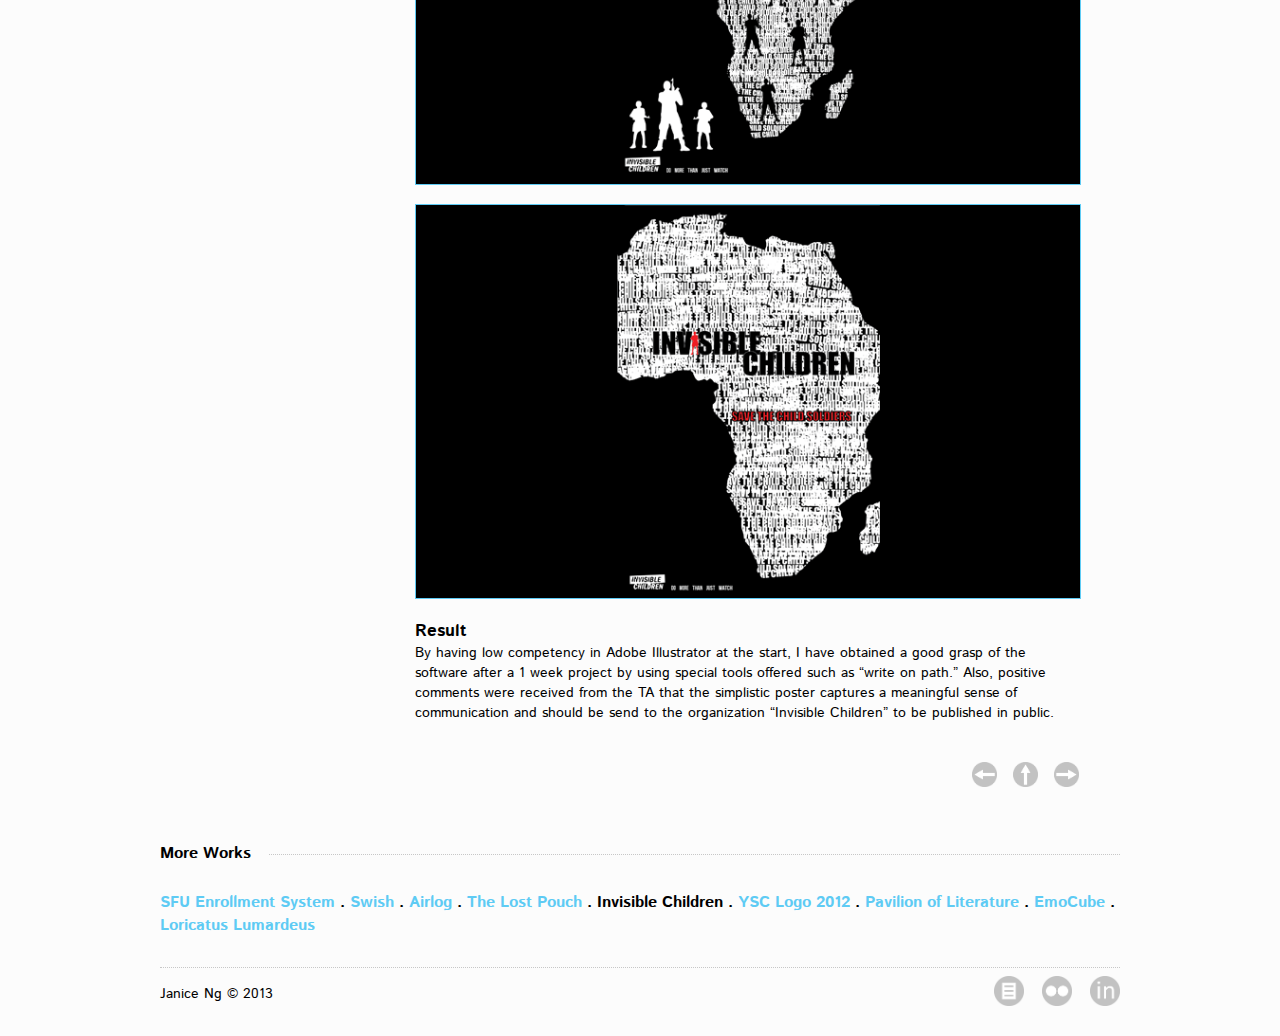
<file: invisiblechildren.html>
<!DOCTYPE html> 

<!--
	IAT 381: D401
	Project 4: Portfolio
	Janice Ng

	HTML file: Works Page-Graphics-Invisible Children
-->

<html>

<head>

	<meta charset="UTF-8" />

	<!-- Display at tablet and mobile -->
	<meta name="viewport" content="width=device-width"/>

	<title>JaniceNg . Works . InvisibleChildren</title>

	<!-- CSS -->
	<!-- Main stylesheet -->
	<link rel="stylesheet" href="./css/style.css" type="text/css">

	<!-- Media Query -->
	<link rel="stylesheet" type="text/css" href="./css/mediaquery.css" />

	<!-- JS --> 
	<!-- Hoverizr: By Ilias Iovis @ http://www.iliasiovis.com/hoverizr/ -->
	<!-- <script src="http://code.jquery.com/jquery-1.10.1.min.js"></script>
	<script src="js/jquery.hoverizr.js"></script>
	<script>
			$(window).load(function() {
				$('.gray').hoverizr({effect:"grayscale", width:"responsive", height:"auto", stretch:"no"});
				$('.gray_footer').hoverizr();
			});
		</script>
	--> 

	<!-- FONT: Muli -->
	<link href='http://fonts.googleapis.com/css?family=Istok+Web' rel='stylesheet' type='text/css'>

</head>

<body id="invisiblechildren">

	<div class="container">

		<!-- Header Start -->
		<header>

			<!-- Logo --> 
			<div class="logo">
				<a href="index.html"><img src="./img/logo.png" width="210" height="123" alt="logo"/></a>
			</div>

			<!-- Navbar Start -->
			<nav>
				<ul>
					<li><a class="onpage" href="index.html">works</a></li>
					<li><a href="about.html">about</a></li>
					<li><a href="http://janicenblog.wordpress.com/">blog</a></li>
				</ul>
			</nav>
			<!-- Navbar End -->

		</header>
		<!-- Header End -->

		<!-- Content Start -->
		<div class="content">

				<!-- Title Start -->
				<div class="title">
					<div class="text">
						<h1>Invisible Children</h1>
					</div>

					<div class="wrapper">
					</div>
				</div>
				<!-- Title End -->

				<!-- Images Start -->
				<div class="images">

					<!-- Column1: Desktop Start --> 
					<div class="column1">
						<a class="grey" href="http://www.sfu.ca/~janicen/2Portfolio/invisiblechildren_finalposter.pdf"><img src="./img/invisiblechildren.png" width="210" height="210" alt="image3"/></a>
						<h5><a href="http://www.sfu.ca/~janicen/2Portfolio/invisiblechildren_finalposter.pdf">download poster</a></h5>
					</div>
					<!-- <div class="column1">
						<a href="http://www.sfu.ca/~janicen/2Portfolio/invisiblechildren_finalposter.pdf"><img class="gray" src="./img/invisiblechildren.png" alt="image3"/></a>
						<h5><a href="http://www.sfu.ca/~janicen/2Portfolio/invisiblechildren_finalposter.pdf">download poster</a></h5>
					</div> -->
					<!-- Column1: Desktop End -->

						<!-- Column1: Tablet Start --> 
						<div class="column1_tablet">
							<a href="http://www.sfu.ca/~janicen/2Portfolio/invisiblechildren_finalposter.pdf"><img src="./img/invisiblechildren.png" width="210" height="210" alt="image3"/></a>
							<h5><a href="http://www.sfu.ca/~janicen/2Portfolio/invisiblechildren_finalposter.pdf">download poster</a></h5>
						</div>
						<!-- Column1: Tablet End -->

						<!-- Column1: Mobile Start --> 
						<div class="column1_mobile">
							<a href="http://www.sfu.ca/~janicen/2Portfolio/invisiblechildren_finalposter.pdf"><img src="./img/invisiblechildren.png" width="240" height="240" alt="image3"/></a>
							<h5><a href="http://www.sfu.ca/~janicen/2Portfolio/invisiblechildren_finalposter.pdf">download poster</a></h5>
						</div>
						<!-- Column1: Mobile End -->

					<!-- Column2 -->
					<div class="column2">
						<img src="./img/invisiblechildren_banner.png" width="675" height="400" alt="invisiblechildrenbanner"/>
					</div>

				</div>
				<!-- Images End -->

					<!-- Descriptions Start -->
					<div class="descriptionsleft">
						<h4>Type</h4>
						<p>School project</p>
						<h4>Role</h4>
						<p>Graphic Artist</p>
						<h4>Software</h4>
						<p><!-- Adobe Illustrator -->
							<img class="icons" src="./img/icon_illustrator.png" width="30" height="30" alt="illustrator"/>
						</p>
						<h4>Team</h4>
						<p>Felipe Andres 
							<br>Kevin Truong
						</p>
					</div>

					<div class="descriptionsright">
						<h3>Objective</h3>
						<p>Design a poster to raise awareness about an issue.</p>
						<h3>Process</h3>
						<p>Various iterations of hand drawn and digital sketches were developed by each team member prior to creating the final outcome of the poster.  The print was designed based on the style of the graphic designer Nicklaus Troxler in the Postmodern era.  The target of this poster is to raise awareness of child soldiers, where I produced the final graphical illustrations in terms of the use of typography, colour palette and placement of objects.</p>

							<!-- Images List -->
							<ul>
								<li><img src="./img/invisiblechildren_1.png" width="675" height="400" alt="image1"/></li>
								<li><img src="./img/invisiblechildren_2.png" width="675" height="400" alt="image2"/></li>
								<li><img src="./img/invisiblechildren_3.png" width="675" height="400" alt="image3"/></li>
							</ul>

						<h3>Result</h3>
						<p>By having low competency in Adobe Illustrator at the start, I have obtained a good grasp of the software after a 1 week project by using special tools offered such as “write on path.”  Also, positive comments were received from the TA that the simplistic poster captures a meaningful sense of communication and should be send to the organization “Invisible Children” to be published in public.</p>

							<!-- Arrows Navigation -->
							<div class="arrows">
								<!-- <h2><a href="#">Back to top</a></h2> -->
								<ul>
									<li><a class="grey" href="pouch.html"><img src="./img/arrow_previous.png" width="25" height="25" alt="previous"/></a></li>
									<li><a class="grey" href="#"><img src="./img/icon_top.png" width="25" height="25" alt="top"/></a></li>
									<li><a class="grey" href="ysclogo.html"><img src="./img/arrow_next.png" width="25" height="25" alt="next"/></a></li>
								</ul>
							</div>

					</div>
					<!-- Descriptions End -->

		</div>
		<!-- Content End -->

		<!-- Footer Start -->
		<footer>

		<!-- More Works Nav Start -->
		<div class="moreworks">

			<!-- Title Start -->
				<div class="title">
					<div class="text">
						<h4>More Works</h4>
					</div>

					<div class="wrapper">
					</div>
				</div>
				<!-- Title End -->

			<h4><a href="sis.html">SFU Enrollment System</a> . <a href="swish.html">Swish</a> . <a href="airlog.html">Airlog</a> . <a href="pouch.html">The Lost Pouch</a> . <a class="onpage" href="invisiblechildren.html">Invisible Children</a> . <a href="ysclogo.html">YSC Logo 2012</a> . <a href="pavilionofliterature.html">Pavilion of Literature</a> . <a href="emocube.html">EmoCube</a> . <a href="loricatuslumardeus.html">Loricatus Lumardeus</a></h4>
		</div>
		<!-- More Works Nav End -->

			<div class="footerwrapper">
				<p>Janice Ng &copy; 2013</p>
					<ul>
						<li><a class="grey" href="http://www.sfu.ca/~janicen/2Portfolio/JaniceNg_Resume.pdf"><img src="./img/resume.png" width="30" height="30" alt="resume"/></a></li>
						<li><a class="grey" href="http://www.flickr.com/photos/42005057@N04/"><img src="./img/flickr.png" width="30" height="30" alt="flickr"/></a></li>
						<li><a class="grey" href="http://www.linkedin.com/pub/janice-ng/7a/2b5/809"><img src="./img/linkedin.png" width="30" height="30" alt="linkedin"/></a></li>
						<!-- <li><a href="http://www.sfu.ca/~janicen/2Portfolio/JaniceNg_Resume.pdf"><img class="gray_footer" src="./img/resume_s.png" alt="resume"/></a></li>
						<li><a href="http://www.flickr.com/photos/42005057@N04/"><img class="gray_footer" src="./img/flickr_s.png" alt="flickr"/></a></li>
						<li><a href="https://twitter.com/jelly_angels"><img class="gray_footer" src="./img/twitter_s.png" alt="twitter"/></a></li> -->
					</ul>
			</div>

		</footer>
		<!-- Footer End -->

	</div>

</body>

</html>
</file>
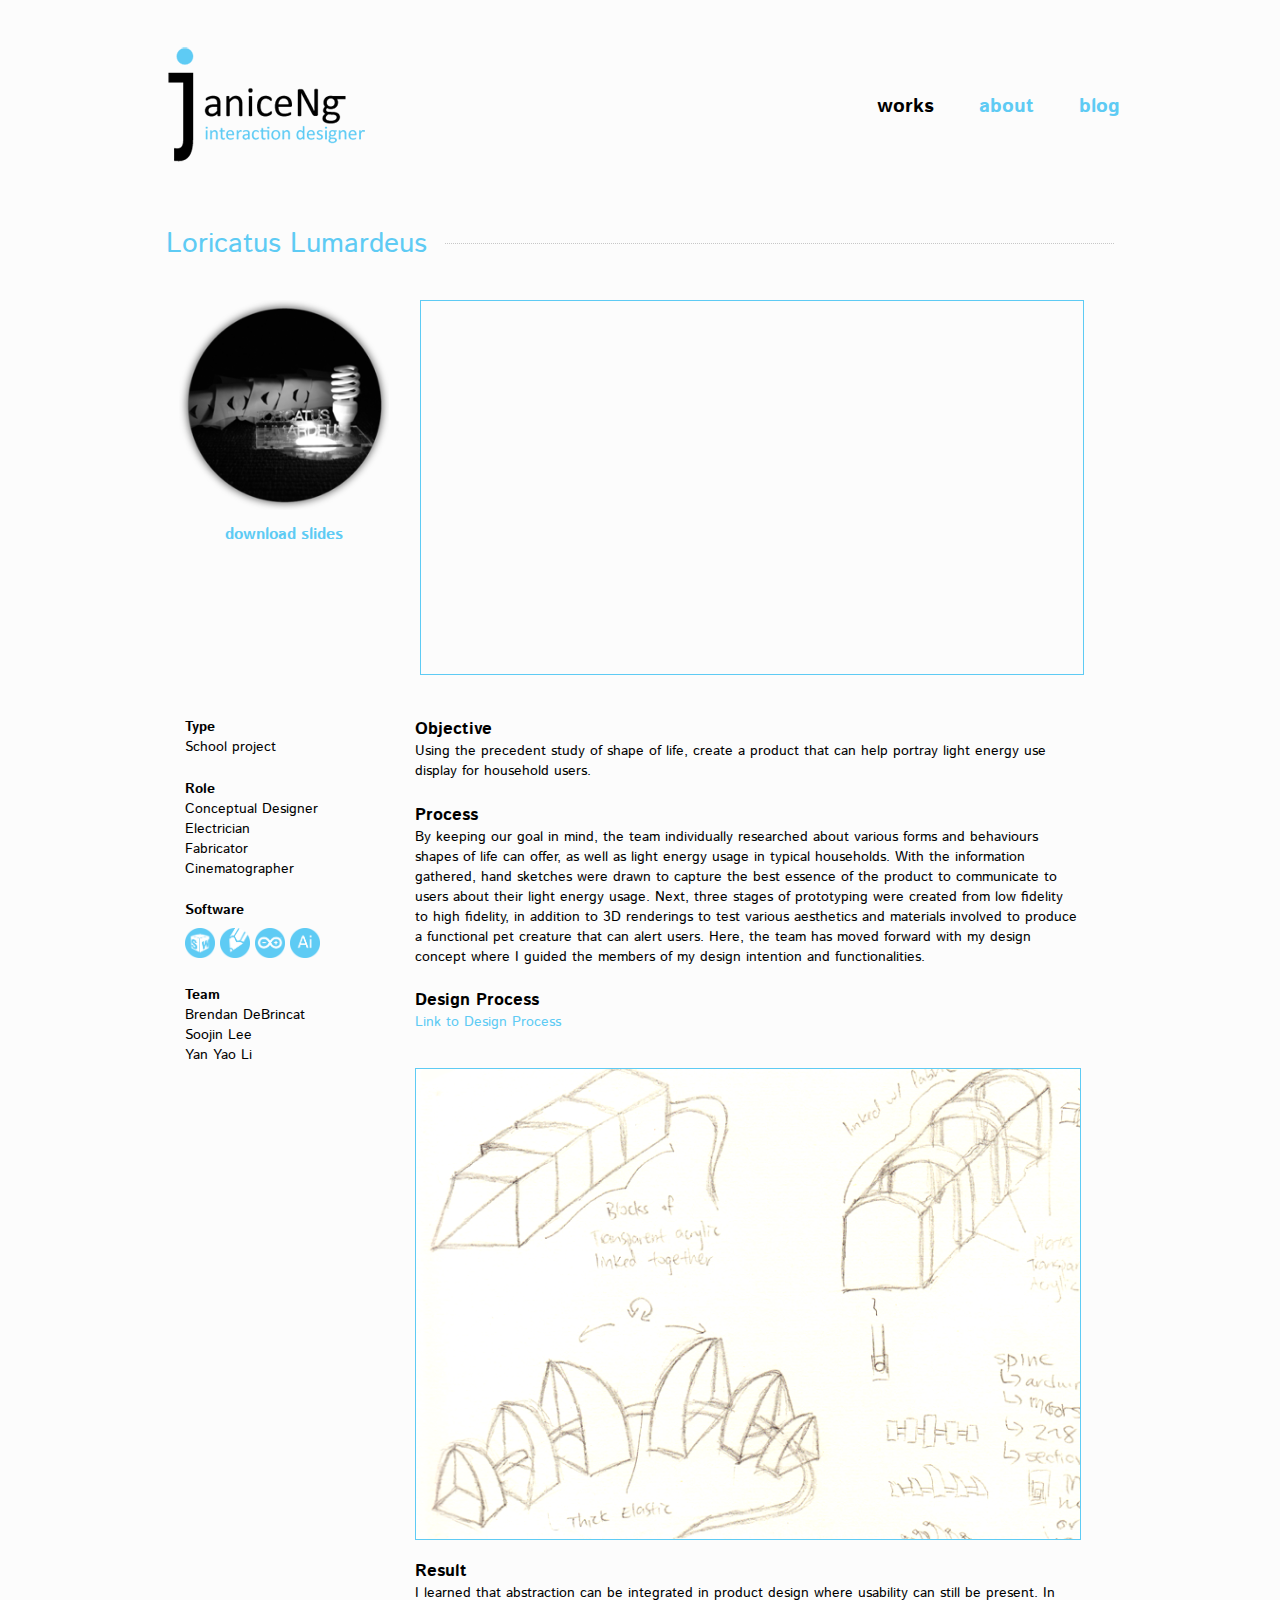
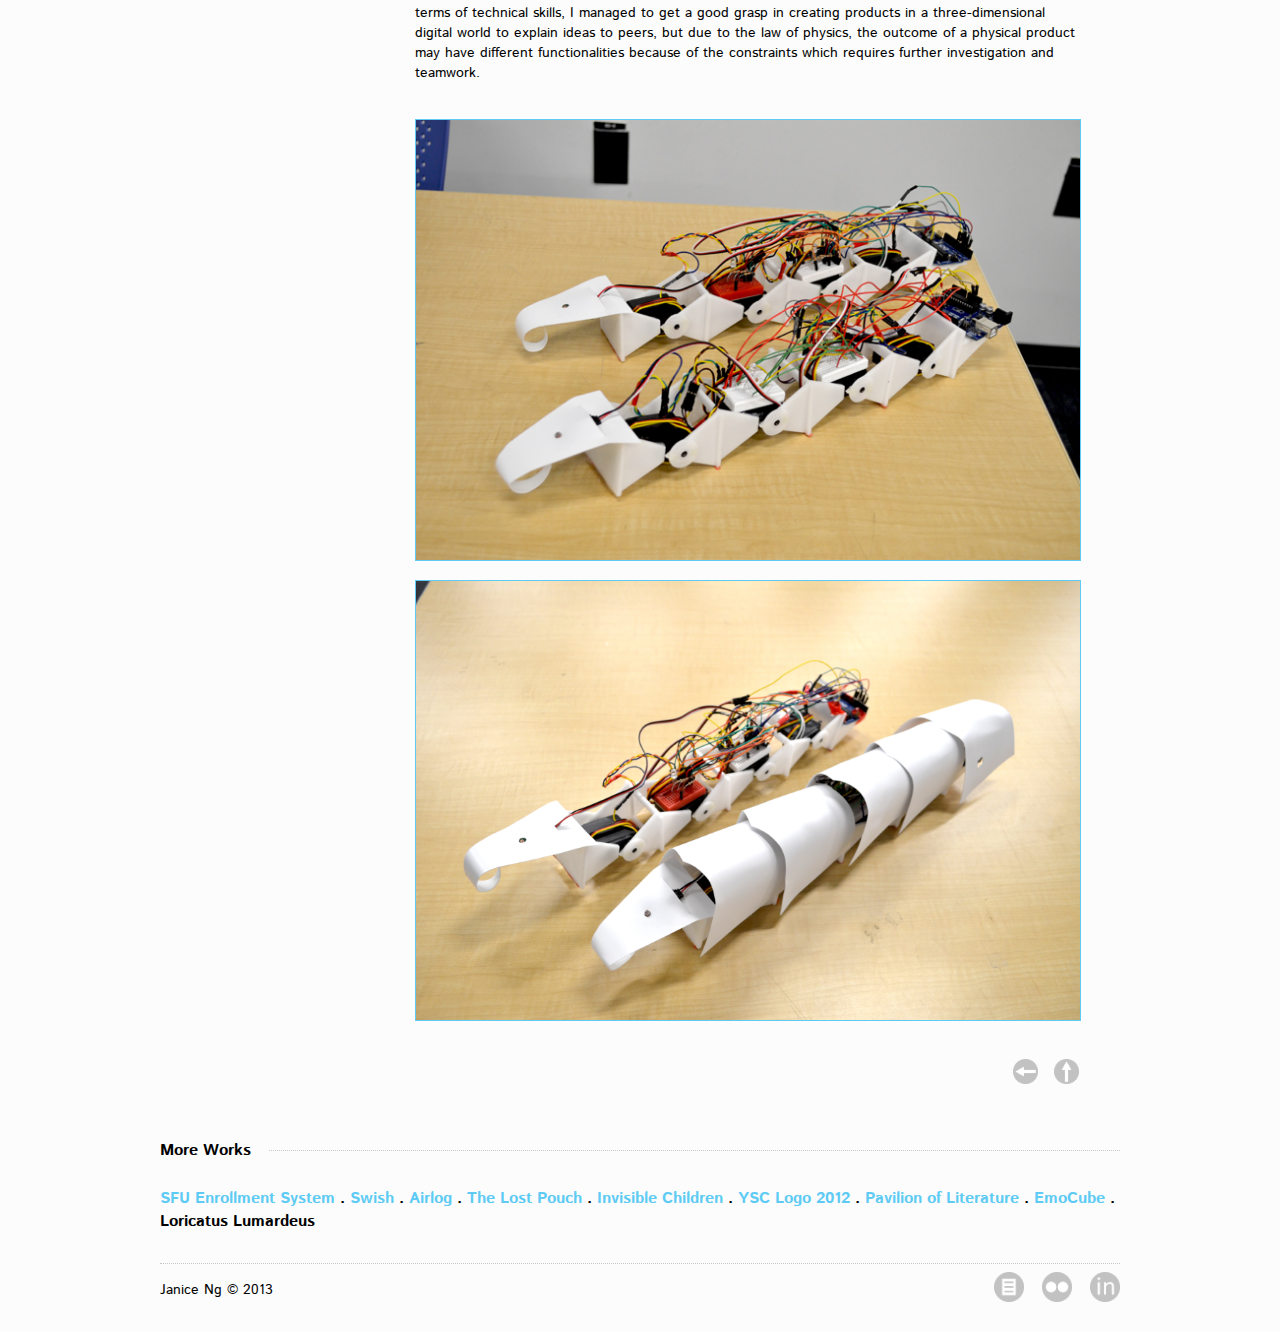
<file: loricatuslumardeus.html>
<!DOCTYPE html> 

<!--
	IAT 381: D401
	Project 4: Portfolio
	Janice Ng

	HTML file: Works Page-Products-Loricatus Lumardeus
-->

<html>

<head>

	<meta charset="UTF-8" />

	<!-- Display at tablet and mobile -->
	<meta name="viewport" content="width=device-width"/>

	<title>JaniceNg . Works . LoricatusLumardeus</title>

	<!-- CSS -->
	<!-- Main stylesheet -->
	<link rel="stylesheet" href="./css/style.css" type="text/css">

	<!-- Media Query -->
	<link rel="stylesheet" type="text/css" href="./css/mediaquery.css" />

	<!-- JS -->
	<!-- HTML5shiv.js from http://code.google.com/p/html5shiv/ -->
	<script type="text/javascript" src="./js/html5shiv.js"></script> <!-- HTML5shiv for compatibility on older IE browsers -->

	<!-- Hoverizr: By Ilias Iovis @ http://www.iliasiovis.com/hoverizr/ -->
	<!-- <script src="http://code.jquery.com/jquery-1.10.1.min.js"></script>
	<script src="js/jquery.hoverizr.js"></script>
	<script>
			$(window).load(function() {
				// $('.gray_contact').hoverizr({width:"60px", height:"60px", stretch:"yes"});
				$('.gray_footer').hoverizr({width:"30px", height:"30px", stretch:"yes"});
			});
		</script>
	-->

	<!-- FONT: Muli -->
	<link href='http://fonts.googleapis.com/css?family=Istok+Web' rel='stylesheet' type='text/css'>

</head>

<body id="loricatuslumardeus">

	<div class="container">

		<!-- Header Start -->
		<header>

			<!-- Logo --> 
			<div class="logo">
				<a href="index.html"><img src="./img/logo.png" width="210" height="123" alt="logo"/></a>
			</div>

			<!-- Navbar Start -->
			<nav>
				<ul>
					<li><a class="onpage" href="index.html">works</a></li>
					<li><a href="about.html">about</a></li>
					<li><a href="http://janicenblog.wordpress.com/">blog</a></li>
				</ul>
			</nav>
			<!-- Navbar End -->

		</header>
		<!-- Header End -->

		<!-- Content Start -->
		<div class="content">

				<!-- Title Start -->
				<div class="title">
					<div class="text">
						<h1>Loricatus Lumardeus</h1>
					</div>

					<div class="wrapper">
					</div>
				</div>
				<!-- Title End -->

				<!-- Images Start -->
				<div class="images">

					<!-- Column1: Desktop Start --> 
					<div class="column1">
						<a class="grey" href="http://www.sfu.ca/~janicen/2Portfolio/ll_presentation.pdf"><img src="./img/ll.png" width="210" height="210" alt="image3"/></a>
						<h5><a href="http://www.sfu.ca/~janicen/2Portfolio/ll_presentation.pdf">download slides</a></h5>
					</div>
					<!-- <div class="column1">
						<a href="http://www.sfu.ca/~janicen/2Portfolio/ll_presentation.pdf"><img class="gray" src="./img/ll.png" alt="image3"/></a>
						<h5><a href="http://www.sfu.ca/~janicen/2Portfolio/ll_presentation.pdf">download slides</a></h5>
					</div> -->
					<!-- Column1: Desktop End -->

						<!-- Column1: Tablet Start --> 
						<div class="column1_tablet">
							<a href="http://www.sfu.ca/~janicen/2Portfolio/ll_presentation.pdf"><img src="./img/ll.png" width="210" height="210" alt="image3"/></a>
							<h5><a href="http://www.sfu.ca/~janicen/2Portfolio/ll_presentation.pdf">download slides</a></h5>
						</div>
						<!-- Column1: Tablet End -->

						<!-- Column1: Mobile Start --> 
						<div class="column1_mobile">
							<a href="http://www.sfu.ca/~janicen/2Portfolio/ll_presentation.pdf"><img src="./img/ll.png" width="240" height="240" alt="image3"/></a>
							<h5><a href="http://www.sfu.ca/~janicen/2Portfolio/ll_presentation.pdf">download slides</a></h5>
						</div>
						<!-- Column1: Mobile End -->

					<!-- Column2 -->
					<div class="column2">
						<!-- Video Player Start -->
						<div class="video">
							<iframe src="http://www.youtube.com/embed/sEwxRVaK1BE" width="675" height="380"></iframe>
						</div>
						<!-- Video Player End -->
					</div>

				</div>
				<!-- Image End -->

					<!-- Descriptions Start -->
					<div class="descriptionsleft">
						<h4>Type</h4>
							<p>School project</p>
						<h4>Role</h4>
							<p>Conceptual Designer
								<br>Electrician
								<br>Fabricator
								<br>Cinematographer
							</p>
						<h4>Software</h4>
							<p><!-- Arduino
								<br>SolidWorks
								<br>CorelDraw
								<br>Adobe Illustrator -->
								<img class="icons" src="./img/icon_solidworks.png" width="30" height="30" alt="solidworks"/>
								<img class="icons" src="./img/icon_coreldraw.png" width="30" height="30" alt="coreldraw"/>
								<img class="icons" src="./img/icon_arduino.png" width="30" height="30" alt="arduino"/>
								<img class="icons" src="./img/icon_illustrator.png" width="30" height="30" alt="illustrator"/>
							</p>
						<h4>Team</h4>
							<p>Brendan DeBrincat
								<br>Soojin Lee
								<br>Yan Yao Li
							</p>
					</div>

					<div class="descriptionsright">
						<h3>Objective</h3>
						<p>Using the precedent study of shape of life, create a product that can help portray light energy use display for household users.</p>
						<h3>Process</h3>
						<p>By keeping our goal in mind, the team individually researched about various forms and behaviours shapes of life can offer, as well as light energy usage in typical households.  With the information gathered, hand sketches were drawn to capture the best essence of the product to communicate to users about their light energy usage.  Next, three stages of prototyping were created from low fidelity to high fidelity, in addition to 3D renderings to test various aesthetics and materials involved to produce a functional pet creature that can alert users.  Here, the team has moved forward with my design concept where I guided the members of my design intention and functionalities.</p>
						<h3>Design Process</h3>
						<p><a href="http://teamidonald.wordpress.com/">Link to Design Process</a></p>

							<!-- Images List -->
							<ul>
								<li><img src="./img/ll_4.png" width="675" height="447" alt="sketch"/></li>
								<!-- <li><img src="./img/ll_1.jpg" width="675" height="447" alt="image1"/></li> -->
							</ul>

						<h3>Result</h3>
						<p>I learned that abstraction can be integrated in product design where usability can still be present.  In terms of technical skills, I managed to get a good grasp in creating products in a three-dimensional digital world to explain ideas to peers, but due to the law of physics, the outcome of a physical product may have different functionalities because of the constraints which requires further investigation and teamwork.</p>

							<!-- Images List -->
							<ul>
								<li><img src="./img/ll_2.JPG" width="675" height="447" alt="image2"/></li>
								<li><img src="./img/ll_3.JPG" width="675" height="447" alt="image3"/></li>
							</ul>
							
							<!-- Arrows Navigation -->
							<div class="arrows">
								<!-- <h2><a href="#">Back to top</a></h2> -->
								<ul>
									<li><a class="grey" href="emocube.html"><img src="./img/arrow_previous.png" width="25" height="25" alt="previous"/></a></li>
									<li><a class="grey" href="#"><img src="./img/icon_top.png" width="25" height="25" alt="top"/></a></li>
								</ul>
							</div>

					</div>
					<!-- Descriptions End -->

		</div>
		<!-- Content End -->

		<!-- Footer Start -->
		<footer>

			<!-- More Works Nav Start -->
			<div class="moreworks">
				
				<!-- Title Start -->
				<div class="title">
					<div class="text">
						<h4>More Works</h4>
					</div>

					<div class="wrapper">
					</div>
				</div>
				<!-- Title End -->

				<h4><a href="sis.html">SFU Enrollment System</a> . <a href="swish.html">Swish</a> . <a href="airlog.html">Airlog</a> . <a href="pouch.html">The Lost Pouch</a> . <a href="invisiblechildren.html">Invisible Children</a> . <a href="ysclogo.html">YSC Logo 2012</a> . <a href="pavilionofliterature.html">Pavilion of Literature</a> . <a href="emocube.html">EmoCube</a> . <a class="onpage" href="loricatuslumardeus.html">Loricatus Lumardeus</a></h4>
			</div>
			<!-- More Works Nav End -->

			<div class="footerwrapper">
				<p>Janice Ng &copy; 2013</p>
					<ul>
						<li><a class="grey" href="http://www.sfu.ca/~janicen/2Portfolio/JaniceNg_Resume.pdf"><img src="./img/resume.png" width="30" height="30" alt="resume"/></a></li>
						<li><a class="grey" href="http://www.flickr.com/photos/42005057@N04/"><img src="./img/flickr.png" width="30" height="30" alt="flickr"/></a></li>
						<li><a class="grey" href="http://www.linkedin.com/pub/janice-ng/7a/2b5/809"><img src="./img/linkedin.png" width="30" height="30" alt="linkedin"/></a></li>
						<!-- <li><a href="http://www.sfu.ca/~janicen/2Portfolio/JaniceNg_Resume.pdf"><img class="gray_footer" src="./img/resume.png" alt="resume"/></a></li>
						<li><a href="http://www.flickr.com/photos/42005057@N04/"><img class="gray_footer" src="./img/flickr.png" alt="flickr"/></a></li>
						<li><a href="https://twitter.com/jelly_angels"><img class="gray_footer" src="./img/twitter.png" alt="twitter"/></a></li> -->
					</ul>
			</div>

		</footer>
		<!-- Footer End -->

	</div>

</body>

</html>
</file>
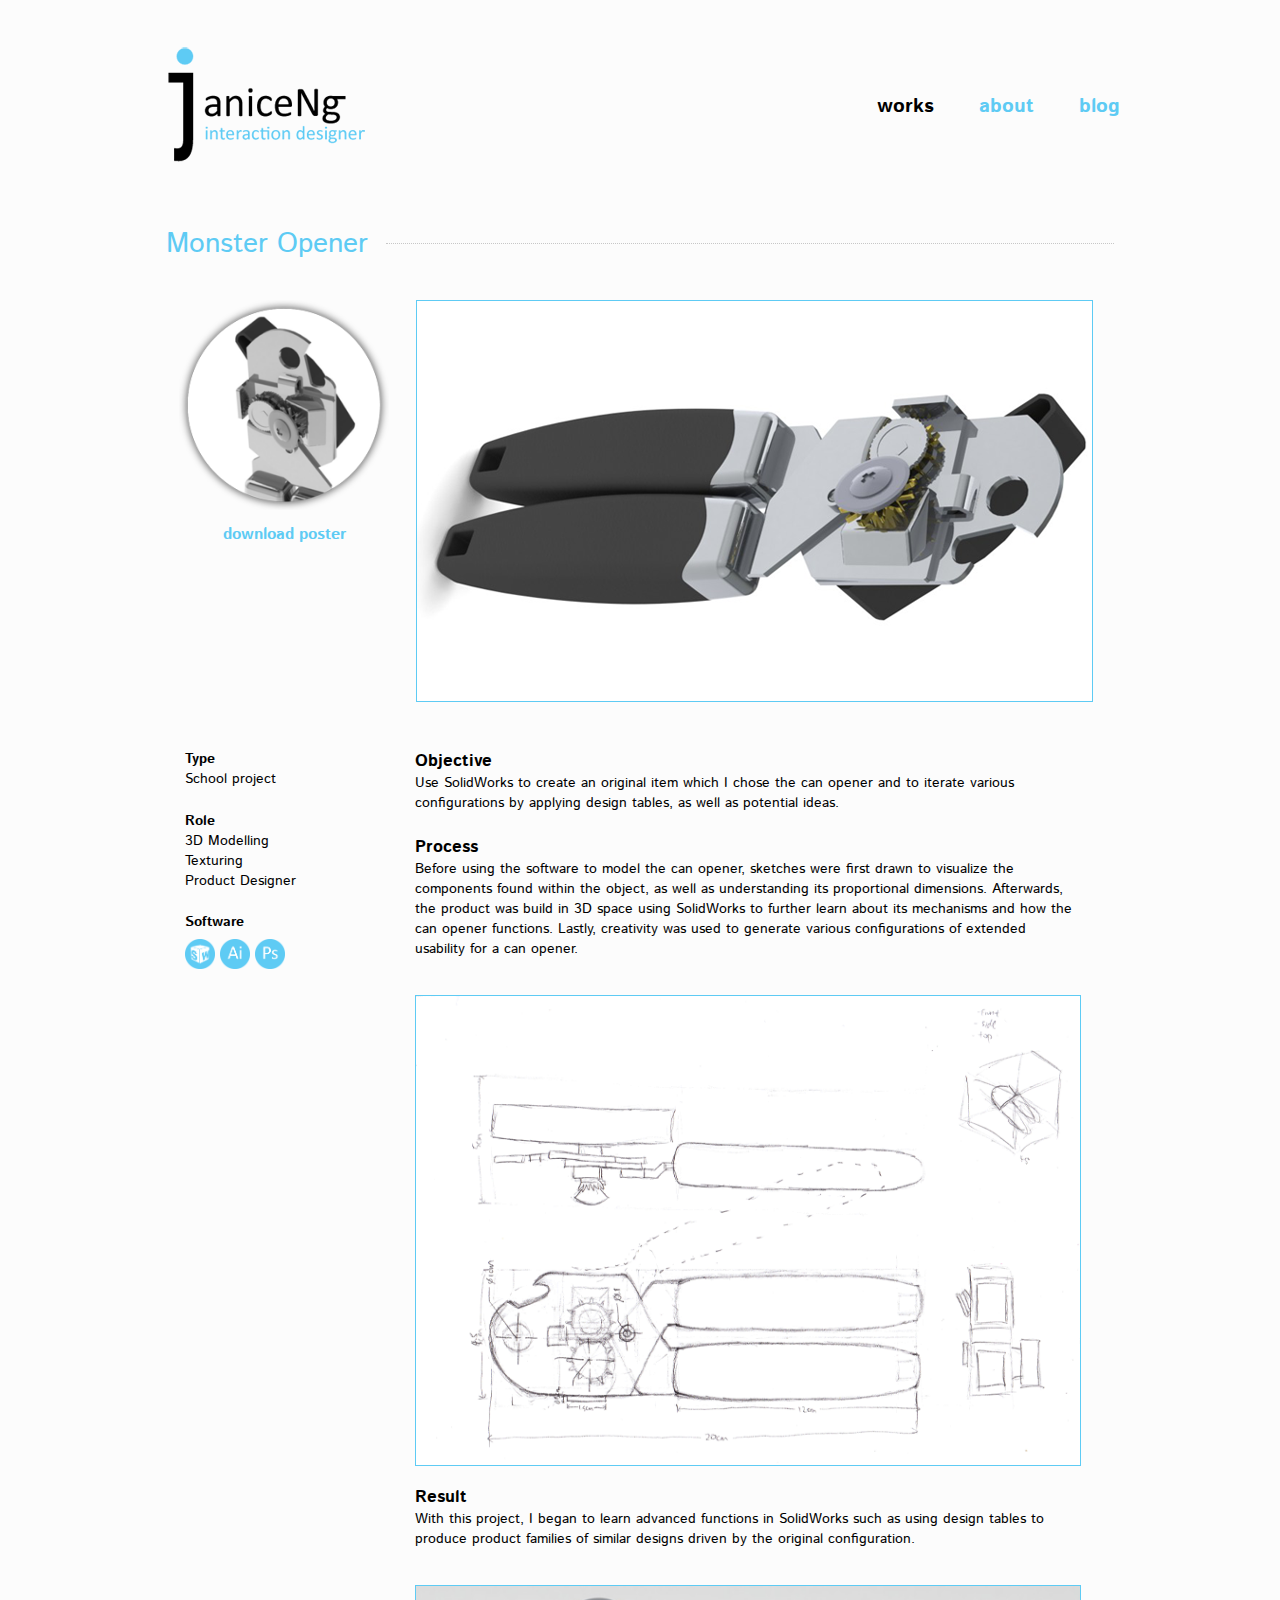
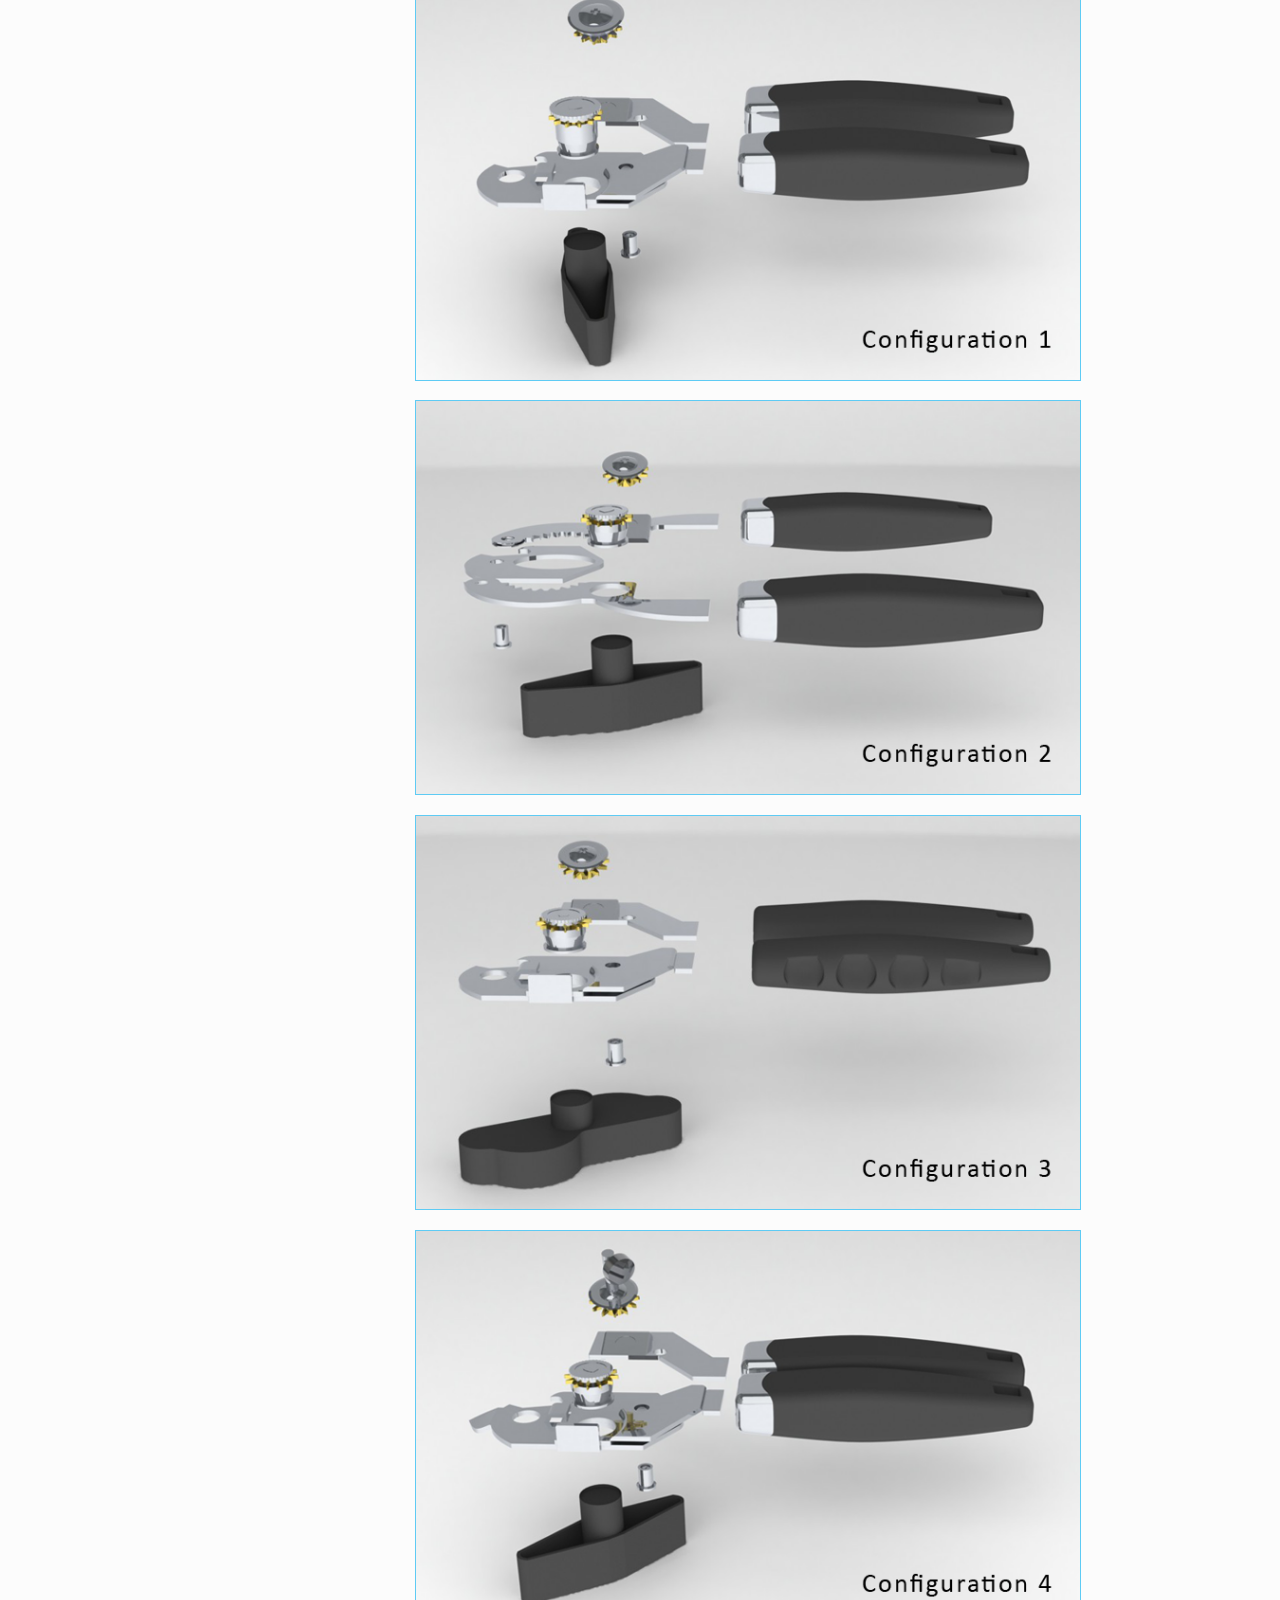
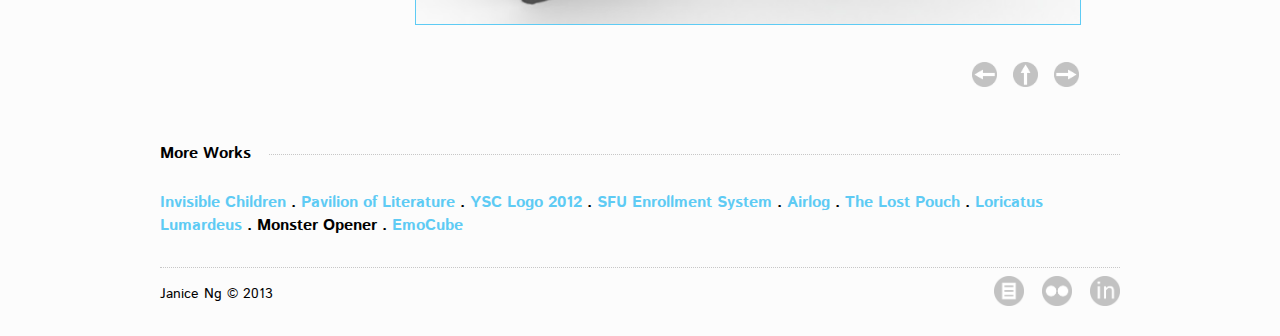
<file: monsteropener.html>
<!DOCTYPE html> 

<!--
	IAT 381: D401
	Project 4: Portfolio
	Janice Ng

	HTML file: Works Page-Products-Monster Opener
-->

<html>

<head>

	<meta charset="UTF-8" />

	<!-- Display at tablet and mobile -->
	<meta name="viewport" content="width=device-width"/>

	<title>JaniceNg . Works . MonsterOpener</title>

	<!-- CSS -->
	<!-- Main stylesheet -->
	<link rel="stylesheet" href="./css/style.css" type="text/css">

	<!-- Media Query -->
	<link rel="stylesheet" type="text/css" href="./css/mediaquery.css" />

	<!-- FONT: Muli -->
	<link href='http://fonts.googleapis.com/css?family=Istok+Web' rel='stylesheet' type='text/css'>

	<!-- JS --> 
	<!-- Hoverizr: By Ilias Iovis @ http://www.iliasiovis.com/hoverizr/ -->
	<!-- <script src="http://code.jquery.com/jquery-1.10.1.min.js"></script>
	<script src="js/jquery.hoverizr.js"></script>
	<script>
			$(window).load(function() {
				// $('.gray_contact').hoverizr({width:"60px", height:"60px", stretch:"yes"});
				$('.gray_footer').hoverizr({width:"30px", height:"30px", stretch:"yes"});
			});
		</script>
	-->

</head>

<body id="monsteropener">

	<div class="container">

		<!-- Header Start -->
		<header>

			<!-- Logo --> 
			<div class="logo">
				<a href="index.html"><img src="./img/logo.png" width="331" height="123" alt="logo"/></a>
			</div>

			<!-- Navbar Start -->
			<nav>
				<ul>
					<li><a class="onpage" href="index.html">works</a></li>
					<li><a href="about.html">about</a></li>
					<li><a href="http://janicenblog.wordpress.com/">blog</a></li>
				</ul>
			</nav>
			<!-- Navbar End -->

		</header>
		<!-- Header End -->

		<!-- Content Start -->
		<div class="content">

				<!-- Title Start -->
				<div class="title">
					<div class="text">
						<h1>Monster Opener</h1>
					</div>

					<div class="wrapper">
					</div>
				</div>
				<!-- Title End -->

				<!-- Images Start -->
				<div class="images">

					<!-- Column1: Desktop Start --> 
					<div class="column1">
						<a class="grey" href="http://www.sfu.ca/~janicen/2Portfolio/monsteropener_presentation.pdf"><img src="./img/canopener.png" width="210" height="210" alt="image3"/></a>
						<h5><a href="http://www.sfu.ca/~janicen/2Portfolio/monsteropener_presentation.pdf">download poster</a></h5>
					</div>
					<!-- <div class="column1">
						<a href="http://www.sfu.ca/~janicen/2Portfolio/monsteropener_presentation.pdf"><img class="gray" src="./img/canopener.png" alt="image3"/></a>
						<h5><a href="http://www.sfu.ca/~janicen/2Portfolio/monsteropener_presentation.pdf">download poster</a></h5>
					</div> -->
					<!-- Column1: Desktop End -->

						<!-- Column1: Tablet Start --> 
						<div class="column1_tablet">
							<a href="http://www.sfu.ca/~janicen/2Portfolio/monsteropener_presentation.pdf"><img src="./img/canopener.png" width="210" height="210" alt="image3"/></a>
							<h5><a href="http://www.sfu.ca/~janicen/2Portfolio/monsteropener_presentation.pdf">download poster</a></h5>
						</div>
						<!-- Column1: Tablet End -->

						<!-- Column1: Mobile Start --> 
						<div class="column1_mobile">
							<a href="http://www.sfu.ca/~janicen/2Portfolio/monsteropener_presentation.pdf"><img src="./img/canopener.png" width="210" height="210" alt="image3"/></a>
							<h5><a href="http://www.sfu.ca/~janicen/2Portfolio/monsteropener_presentation.pdf">download poster</a></h5>
						</div>
						<!-- Column1: Mobile End -->

					<!-- Column2 -->
					<div class="column2">
						<img src="./img/monsteropener_final.png" width="675" height="400" alt="monsteropenerbanner"/>
					</div>

				</div>
				<!-- Images End -->

					<!-- Descriptions Start -->
					<div class="descriptionsleft">
						<h4>Type</h4>
						<p>School project</p>
						<h4>Role</h4>
						<p>3D Modelling
							<br>Texturing
							<br>Product Designer
						</p>
						<h4>Software</h4>
						<p><!-- SolidWorks
							<br>Adobe Illustrator
							<br>Adobe Photoshop -->
							<img class="icons" src="./img/icon_solidworks.png" width="30" height="30" alt="solidworks"/>
							<img class="icons" src="./img/icon_illustrator.png" width="30" height="30" alt="illustrator"/>
							<img class="icons" src="./img/icon_photoshop.png" width="30" height="30" alt="photoshop"/>
						</p>
					</div>

					<div class="descriptionsright">
						<h3>Objective</h3>
						<p>Use SolidWorks to create an original item which I chose the can opener and to iterate various configurations by applying design tables, as well as potential ideas.</p>
						<h3>Process</h3>
						<p>Before using the software to model the can opener, sketches were first drawn to visualize the components found within the object, as well as understanding its proportional dimensions.  Afterwards, the product was build in 3D space using SolidWorks to further learn about its mechanisms and how the can opener functions.  Lastly, creativity was used to generate various configurations of extended usability for a can opener.</p>

						<!-- Images List -->
							<ul>
								<li><img src="./img/monsteropener_5.png" width="675" height="447" alt="sketch"/></li>
							</ul>

						<h3>Result</h3>
						<p>With this project, I began to learn advanced functions in SolidWorks such as using design tables to produce product families of similar designs driven by the original configuration.</p>

							<!-- Images List -->
							<ul>
								<li><img src="./img/monsteropener_1.png" width="675" height="400" alt="configuration1"/></li>
								<li><img src="./img/monsteropener_2.png" width="675" height="400" alt="configuration2"/></li>
								<li><img src="./img/monsteropener_3.png" width="675" height="400" alt="configuration3"/></li>
								<li><img src="./img/monsteropener_4.png" width="675" height="400" alt="configuration4"/></li>
							</ul>

							<!-- Arrows Navigation -->
							<div class="arrows">
								<!-- <h2><a href="#">Back to top</a></h2> -->
								<ul>
									<li><a class="grey" href="loricatuslumardeus.html"><img src="./img/arrow_previous.png" width="25" height="25" alt="previous"/></a></li>
									<li><a class="grey" href="#"><img src="./img/icon_top.png" width="25" height="25" alt="top"/></a></li>
									<li><a class="grey" href="emocube.html"><img src="./img/arrow_next.png" width="25" height="25" alt="next"/></a></li>
								</ul>
							</div>
							
					</div>
					<!-- Descriptions End -->

		</div>
		<!-- Content End -->

		<!-- Footer Start -->
		<footer>

			<!-- More Works Nav Start -->
			<div class="moreworks">
				
				<!-- Title Start -->
				<div class="title">
					<div class="text">
						<h4>More Works</h4>
					</div>

					<div class="wrapper">
					</div>
				</div>
				<!-- Title End -->

				<h4><a href="invisiblechildren.html">Invisible Children</a> . <a href="pavilionofliterature.html">Pavilion of Literature</a> . <a href="ysclogo.html">YSC Logo 2012</a> . <a href="sis.html">SFU Enrollment System</a> . <a href="airlog.html">Airlog</a> . <a href="pouch.html">The Lost Pouch</a> . <a href="loricatuslumardeus.html">Loricatus Lumardeus</a> . <a class="onpage" href="monsteropener.html">Monster Opener</a> . <a href="emocube.html">EmoCube</a></h4>
			</div>
			<!-- More Works Nav End -->

			<div class="footerwrapper">
				<p>Janice Ng &copy; 2013</p>
					<ul>
						<li><a class="grey" href="http://www.sfu.ca/~janicen/2Portfolio/JaniceNg_Resume.pdf"><img src="./img/resume.png" width="30" height="30" alt="resume"/></a></li>
						<li><a class="grey" href="http://www.flickr.com/photos/42005057@N04/"><img src="./img/flickr.png" width="30" height="30" alt="flickr"/></a></li>
						<li><a class="grey" href="http://www.linkedin.com/pub/janice-ng/7a/2b5/809"><img src="./img/linkedin.png" width="30" height="30" alt="linkedin"/></a></li>
						<!-- <li><a href="http://www.sfu.ca/~janicen/2Portfolio/JaniceNg_Resume.pdf"><img class="gray_footer" src="./img/resume.png" alt="resume"/></a></li>
						<li><a href="http://www.flickr.com/photos/42005057@N04/"><img class="gray_footer" src="./img/flickr.png" alt="flickr"/></a></li>
						<li><a href="https://twitter.com/jelly_angels"><img class="gray_footer" src="./img/twitter.png" alt="twitter"/></a></li> -->
					</ul>
			</div>

		</footer>
		<!-- Footer End -->

	</div>

</body>

</html>
</file>
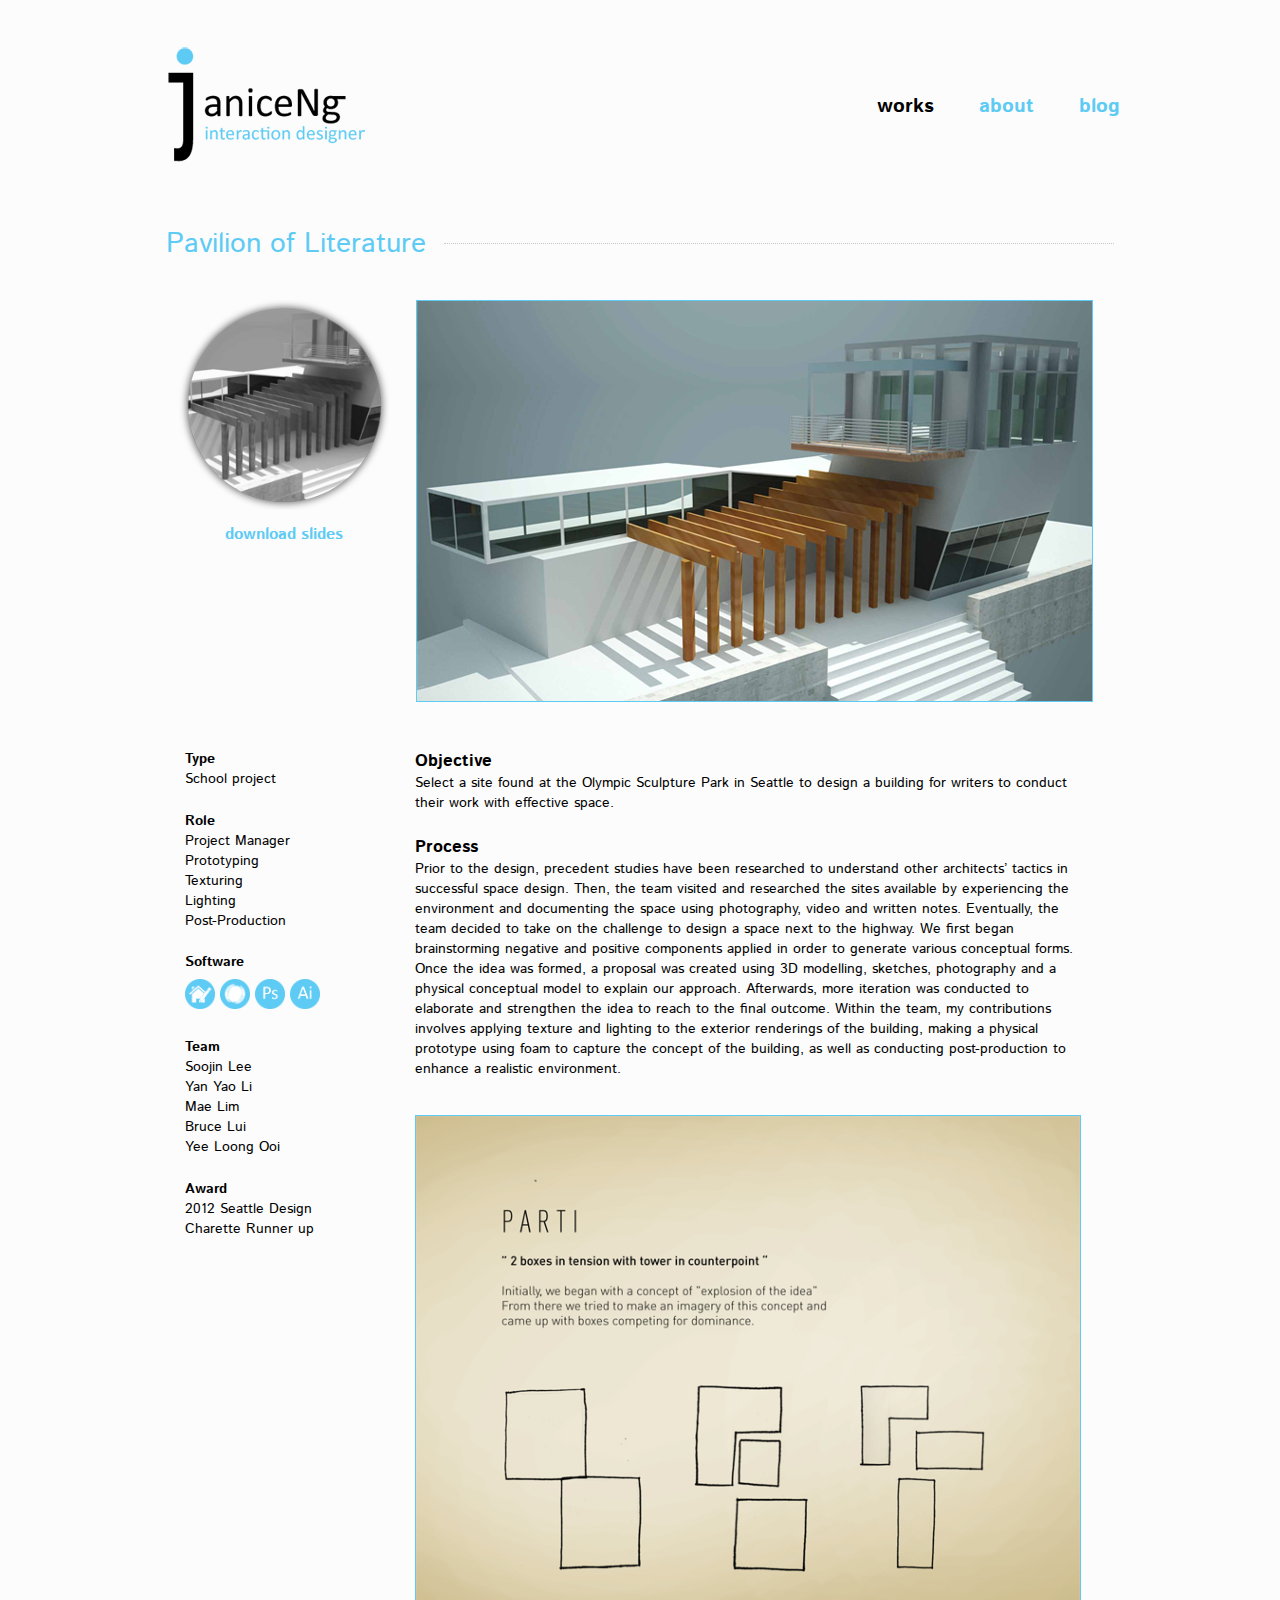
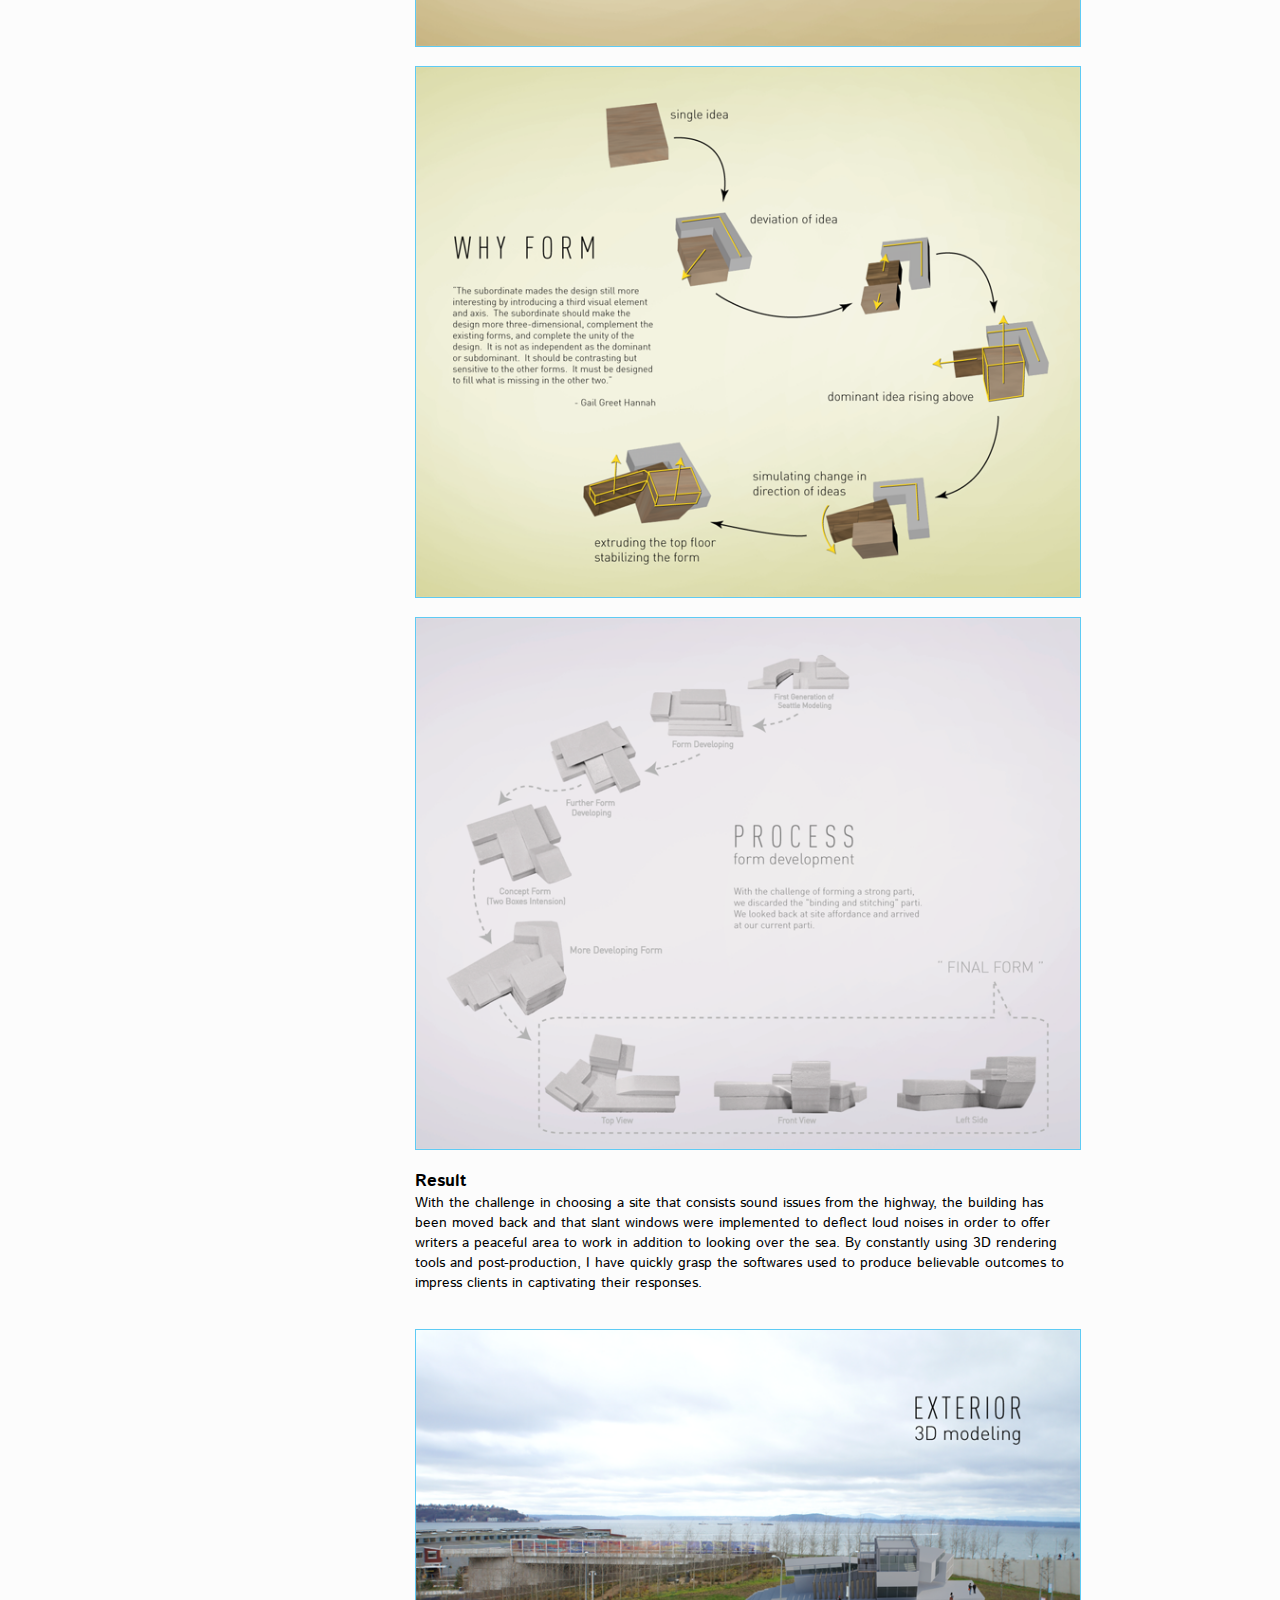
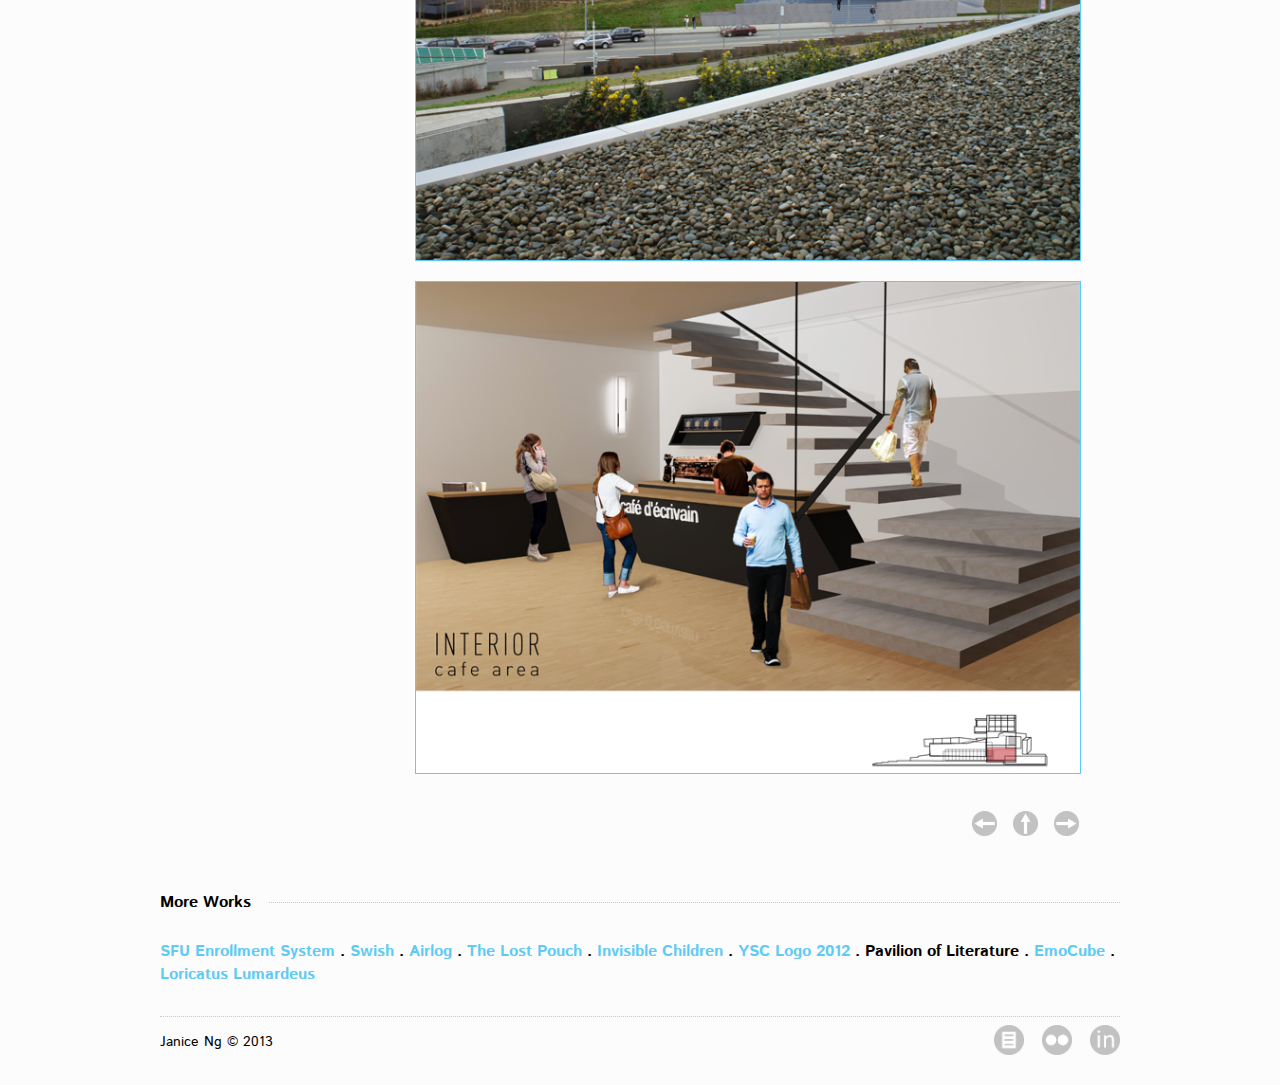
<file: pavilionofliterature.html>
<!DOCTYPE html> 

<!--
	IAT 381: D401
	Project 4: Portfolio
	Janice Ng

	HTML file: Works Page-Graphics-Pavilion of Literature
-->

<html>

<head>

	<meta charset="UTF-8" />

	<!-- Display at tablet and mobile -->
	<meta name="viewport" content="width=device-width"/>

	<title>JaniceNg . Works . PavilionofLiterature</title>

	<!-- CSS -->
	<!-- Main stylesheet -->
	<link rel="stylesheet" href="./css/style.css" type="text/css">

	<!-- Media Query -->
	<link rel="stylesheet" type="text/css" href="./css/mediaquery.css" />

	<!-- JS --> 
	<!-- Hoverizr: By Ilias Iovis @ http://www.iliasiovis.com/hoverizr/ -->
	<!-- <script src="http://code.jquery.com/jquery-1.10.1.min.js"></script>
	<script src="js/jquery.hoverizr.js"></script>
	<script>
			$(window).load(function() {
				// $('.gray_contact').hoverizr({width:"60px", height:"60px", stretch:"yes"});
				$('.gray_footer').hoverizr({width:"30px", height:"30px", stretch:"yes"});
			});
		</script>
	-->

	<!-- FONT: Muli -->
	<link href='http://fonts.googleapis.com/css?family=Istok+Web' rel='stylesheet' type='text/css'>

</head>

<body id="pavilionofliterature">

	<div class="container">

		<!-- Header Start -->
		<header>

			<!-- Logo --> 
			<div class="logo">
				<a href="index.html"><img src="./img/logo.png" width="210" height="123" alt="logo"/></a>
			</div>

			<!-- Navbar Start -->
			<nav>
				<ul>
					<li><a class="onpage" href="index.html">works</a></li>
					<li><a href="about.html">about</a></li>
					<li><a href="http://janicenblog.wordpress.com/">blog</a></li>
				</ul>
			</nav>
			<!-- Navbar End -->

		</header>
		<!-- Header End -->

		<!-- Content Start -->
		<div class="content">

				<!-- Title Start -->
				<div class="title">
					<div class="text">
						<h1>Pavilion of Literature</h1>
					</div>

					<div class="wrapper">
					</div>
				</div>
				<!-- Title End -->

				<!-- Images Start -->
				<div class="images">

					<!-- Column1: Desktop Start --> 
					<div class="column1">
						<a class="grey" href="http://www.sfu.ca/~janicen/2Portfolio/pavilionofliterature_presentation.pdf"><img src="./img/pavilionofliterature.png" width="210" height="210" alt="image3"/></a>
						<h5><a href="http://www.sfu.ca/~janicen/2Portfolio/pavilionofliterature_presentation.pdf">download slides</a></h5>
					</div>
					<!-- <div class="column1">
						<a  href="http://www.sfu.ca/~janicen/2Portfolio/pavilionofliterature_presentation.pdf"><img class="gray" src="./img/pavilionofliterature.png" alt="image3"/></a>
						<h5><a href="http://www.sfu.ca/~janicen/2Portfolio/pavilionofliterature_presentation.pdf">download slides</a></h5>
					</div> -->
					<!-- Column1: Desktop End -->

						<!-- Column1: Tablet Start --> 
						<div class="column1_tablet">
							<a href="http://www.sfu.ca/~janicen/2Portfolio/pavilionofliterature_presentation.pdf"><img src="./img/pavilionofliterature.png" width="210" height="210" alt="image3"/></a>
							<h5><a href="http://www.sfu.ca/~janicen/2Portfolio/pavilionofliterature_presentation.pdf">download slides</a></h5>
						</div>
						<!-- Column1: Tablet End -->

						<!-- Column1: Mobile Start --> 
						<div class="column1_mobile">
							<a href="http://www.sfu.ca/~janicen/2Portfolio/pavilionofliterature_presentation.pdf"><img src="./img/pavilionofliterature.png" width="240" height="240" alt="image3"/></a>
							<h5><a href="http://www.sfu.ca/~janicen/2Portfolio/pavilionofliterature_presentation.pdf">download slides</a></h5>
						</div>
						<!-- Column1: Mobile End -->

					<!-- Column2 -->
					<div class="column2">
						<img src="./img/pavilionofliteraturebanner.JPG" width="675" height="400" alt="pavilionofliteraturebanner"/>
					</div>

				</div>
				<!-- Image End -->

					<!-- Descriptions Start -->
					<div class="descriptionsleft">
						<h4>Type</h4>
							<p>School project</p>
						<h4>Role</h4>
							<p>Project Manager 
								<br>Prototyping 
								<br>Texturing 
								<br>Lighting
								<br>Post-Production
							</p>
						<h4>Software</h4>
							<p><!-- Adobe Illustrator
								<br>Adobe Photoshop
								<br>Cinema 4D
								<br>Google SketchUp -->
								<img class="icons" src="./img/icon_googlesketchup.png" width="30" height="30" alt="googlesketchup"/>
								<img class="icons" src="./img/icon_cinema4d.png" width="30" height="30" alt="cinema4d"/>
								<img class="icons" src="./img/icon_photoshop.png" width="30" height="30" alt="photoshop"/>
								<img class="icons" src="./img/icon_illustrator.png" width="30" height="30" alt="illustrator"/>
							</p>
						<h4>Team</h4>
							<p>Soojin Lee 
								<br>Yan Yao Li
								<br>Mae Lim
								<br>Bruce Lui
								<br>Yee Loong Ooi
							</p>
						<h4>Award</h4>
							<p>2012 Seattle Design Charette Runner up<p>
					</div>

					<div class="descriptionsright">
						<h3>Objective</h3>
						<p>Select a site found at the Olympic Sculpture Park in Seattle to design a building for writers to conduct their work with effective space.</p>
						<h3>Process</h3>
						<p>Prior to the design, precedent studies have been researched to understand other architects’ tactics in successful space design.  Then, the team visited and researched the sites available by experiencing the environment and documenting the space using photography, video and written notes.  Eventually, the team decided to take on the challenge to design a space next to the highway.  We first began brainstorming negative and positive components applied in order to generate various conceptual forms.  Once the idea was formed, a proposal was created using 3D modelling, sketches, photography and a physical conceptual model to explain our approach.  Afterwards, more iteration was conducted to elaborate and strengthen the idea to reach to the final outcome.  Within the team, my contributions involves applying texture and lighting to the exterior renderings of the building, making a physical prototype using foam to capture the concept of the building, as well as conducting post-production to enhance a realistic environment.</p>

							<!-- Images List --> 
							<ul>
								<li><img src="./img/pavilionofliterature_1.png" width="675" height="541" alt="image1"/></li>
								<li><img src="./img/pavilionofliterature_2.png" width="675" height="541" alt="image2"/></li>
								<li><img src="./img/pavilionofliterature_3.png" width="675" height="541" alt="image3"/></li>
							</ul>

						<h3>Result</h3>
						<p>With the challenge in choosing a site that consists sound issues from the highway, the building has been moved back and that slant windows were implemented to deflect loud noises in order to offer writers a peaceful area to work in addition to looking over the sea.  By constantly using 3D rendering tools and post-production, I have quickly grasp the softwares used to produce believable outcomes to impress clients in captivating their responses.</p>

							<!-- Images List -->
							<ul>
								<li><img src="./img/pavilionofliterature_4.png" width="675" height="541" alt="image3"/></li>
								<li><img src="./img/pavilionofliterature_5.png" width="675" height="541" alt="image3"/></li>
							</ul>

							<!-- Arrows Navigation -->
							<div class="arrows">
								<!-- <h2><a href="#">Back to top</a></h2> -->
								<ul>
									<li><a class="grey" href="ysclogo.html"><img src="./img/arrow_previous.png" width="25" height="25" alt="previous"/></a></li>
									<li><a class="grey" href="#"><img src="./img/icon_top.png" width="25" height="25" alt="top"/></a></li>
									<li><a class="grey" href="emocube.html"><img src="./img/arrow_next.png" width="25" height="25" alt="next"/></a></li>
								</ul>
							</div>

					</div>
					<!-- Descriptions End -->

		</div>
		<!-- Content End -->

		<!-- Footer Start -->
		<footer>

		<!-- More Works Nav Start -->
		<div class="moreworks">

			<!-- Title Start -->
				<div class="title">
					<div class="text">
						<h4>More Works</h4>
					</div>

					<div class="wrapper">
					</div>
				</div>
				<!-- Title End -->

			<h4><a href="sis.html">SFU Enrollment System</a> . <a href="swish.html">Swish</a> . <a href="airlog.html">Airlog</a> . <a href="pouch.html">The Lost Pouch</a> . <a href="invisiblechildren.html">Invisible Children</a> . <a href="ysclogo.html">YSC Logo 2012</a> . <a class="onpage" href="pavilionofliterature.html">Pavilion of Literature</a> . <a href="emocube.html">EmoCube</a> . <a href="loricatuslumardeus.html">Loricatus Lumardeus</a></h4>
		</div>
		<!-- More Works Nav End -->

			<div class="footerwrapper">
				<p>Janice Ng &copy; 2013</p>
					<ul>
						<li><a class="grey" href="http://www.sfu.ca/~janicen/2Portfolio/JaniceNg_Resume.pdf"><img src="./img/resume.png" width="30" height="30" alt="resume"/></a></li>
						<li><a class="grey" href="http://www.flickr.com/photos/42005057@N04/"><img src="./img/flickr.png" width="30" height="30" alt="flickr"/></a></li>
						<li><a class="grey" href="http://www.linkedin.com/pub/janice-ng/7a/2b5/809"><img src="./img/linkedin.png" width="30" height="30" alt="linkedin"/></a></li>
						<!-- <li><a href="http://www.sfu.ca/~janicen/2Portfolio/JaniceNg_Resume.pdf"><img class="gray_footer" src="./img/resume.png" alt="resume"/></a></li>
						<li><a href="http://www.flickr.com/photos/42005057@N04/"><img class="gray_footer" src="./img/flickr.png" alt="flickr"/></a></li>
						<li><a href="https://twitter.com/jelly_angels"><img class="gray_footer" src="./img/twitter.png" alt="twitter"/></a></li> -->
					</ul>
			</div>

		</footer>
		<!-- Footer End -->

	</div>

</body>

</html>
</file>
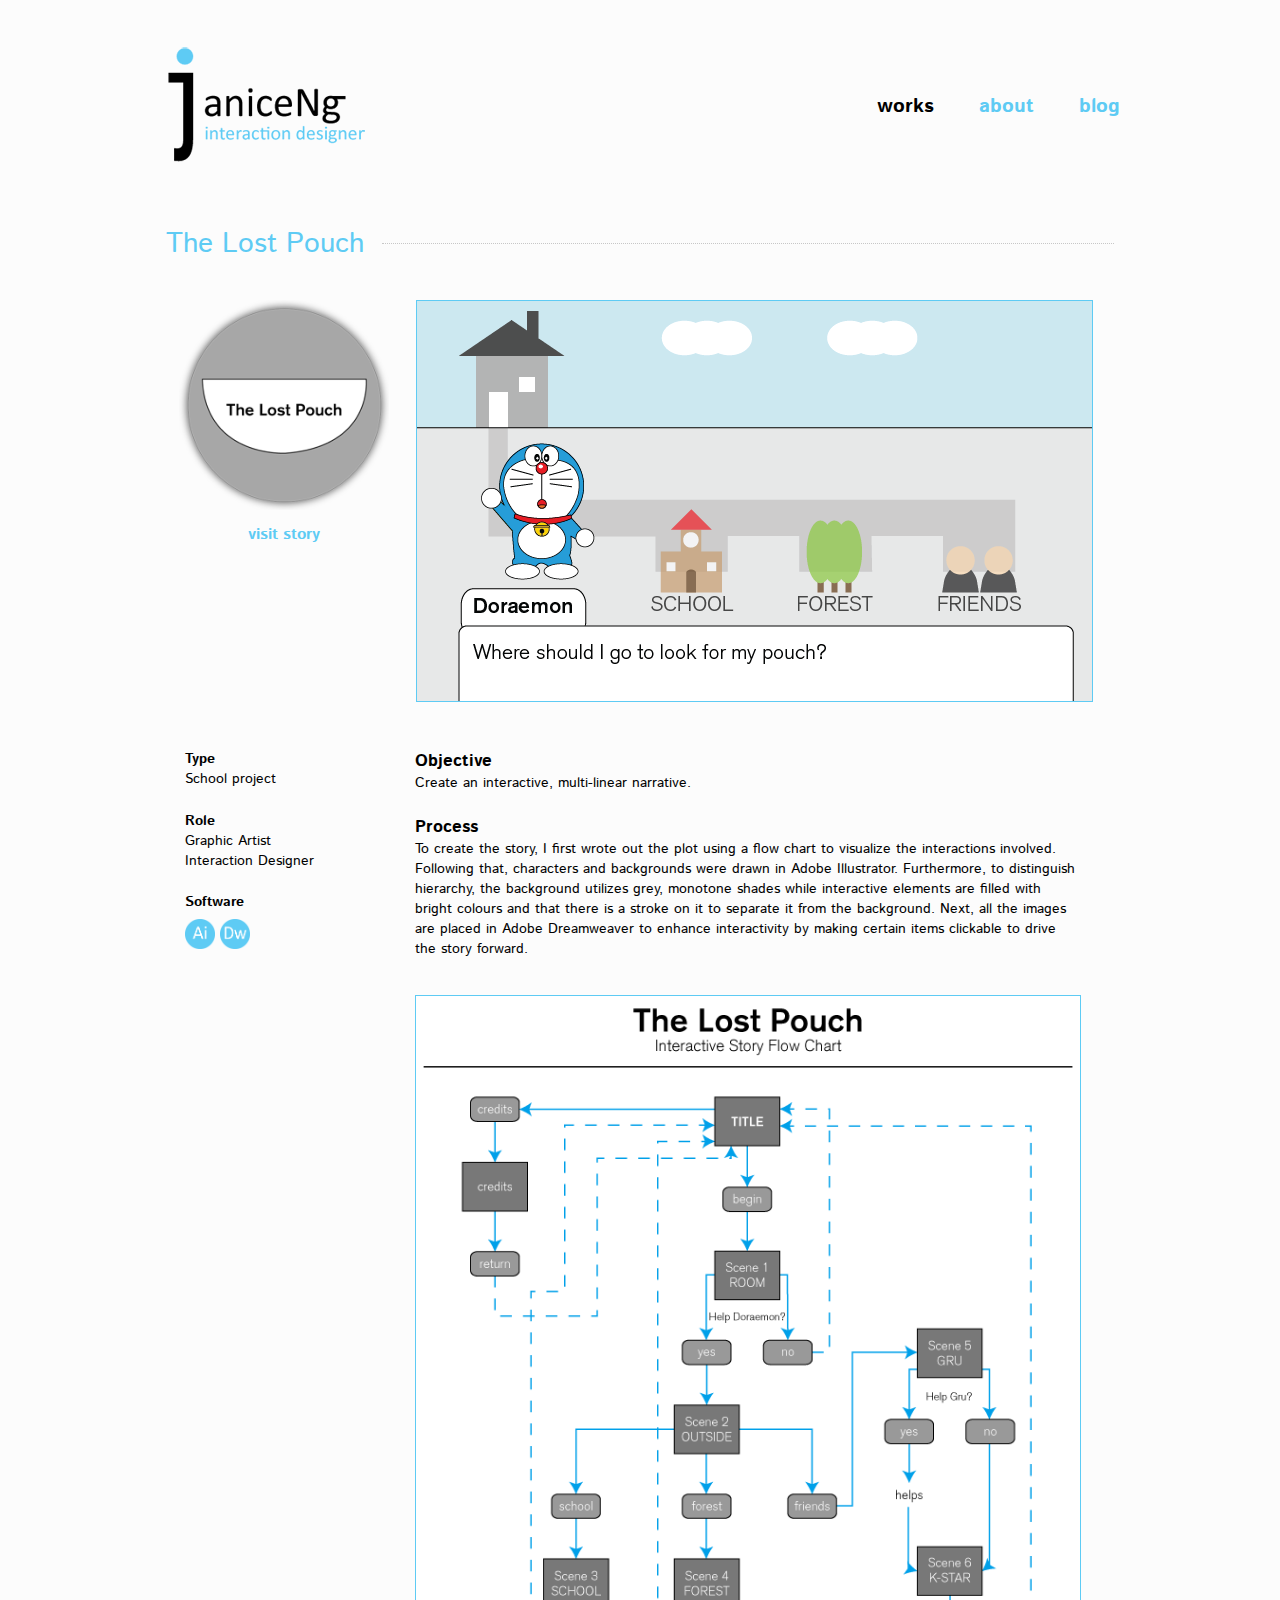
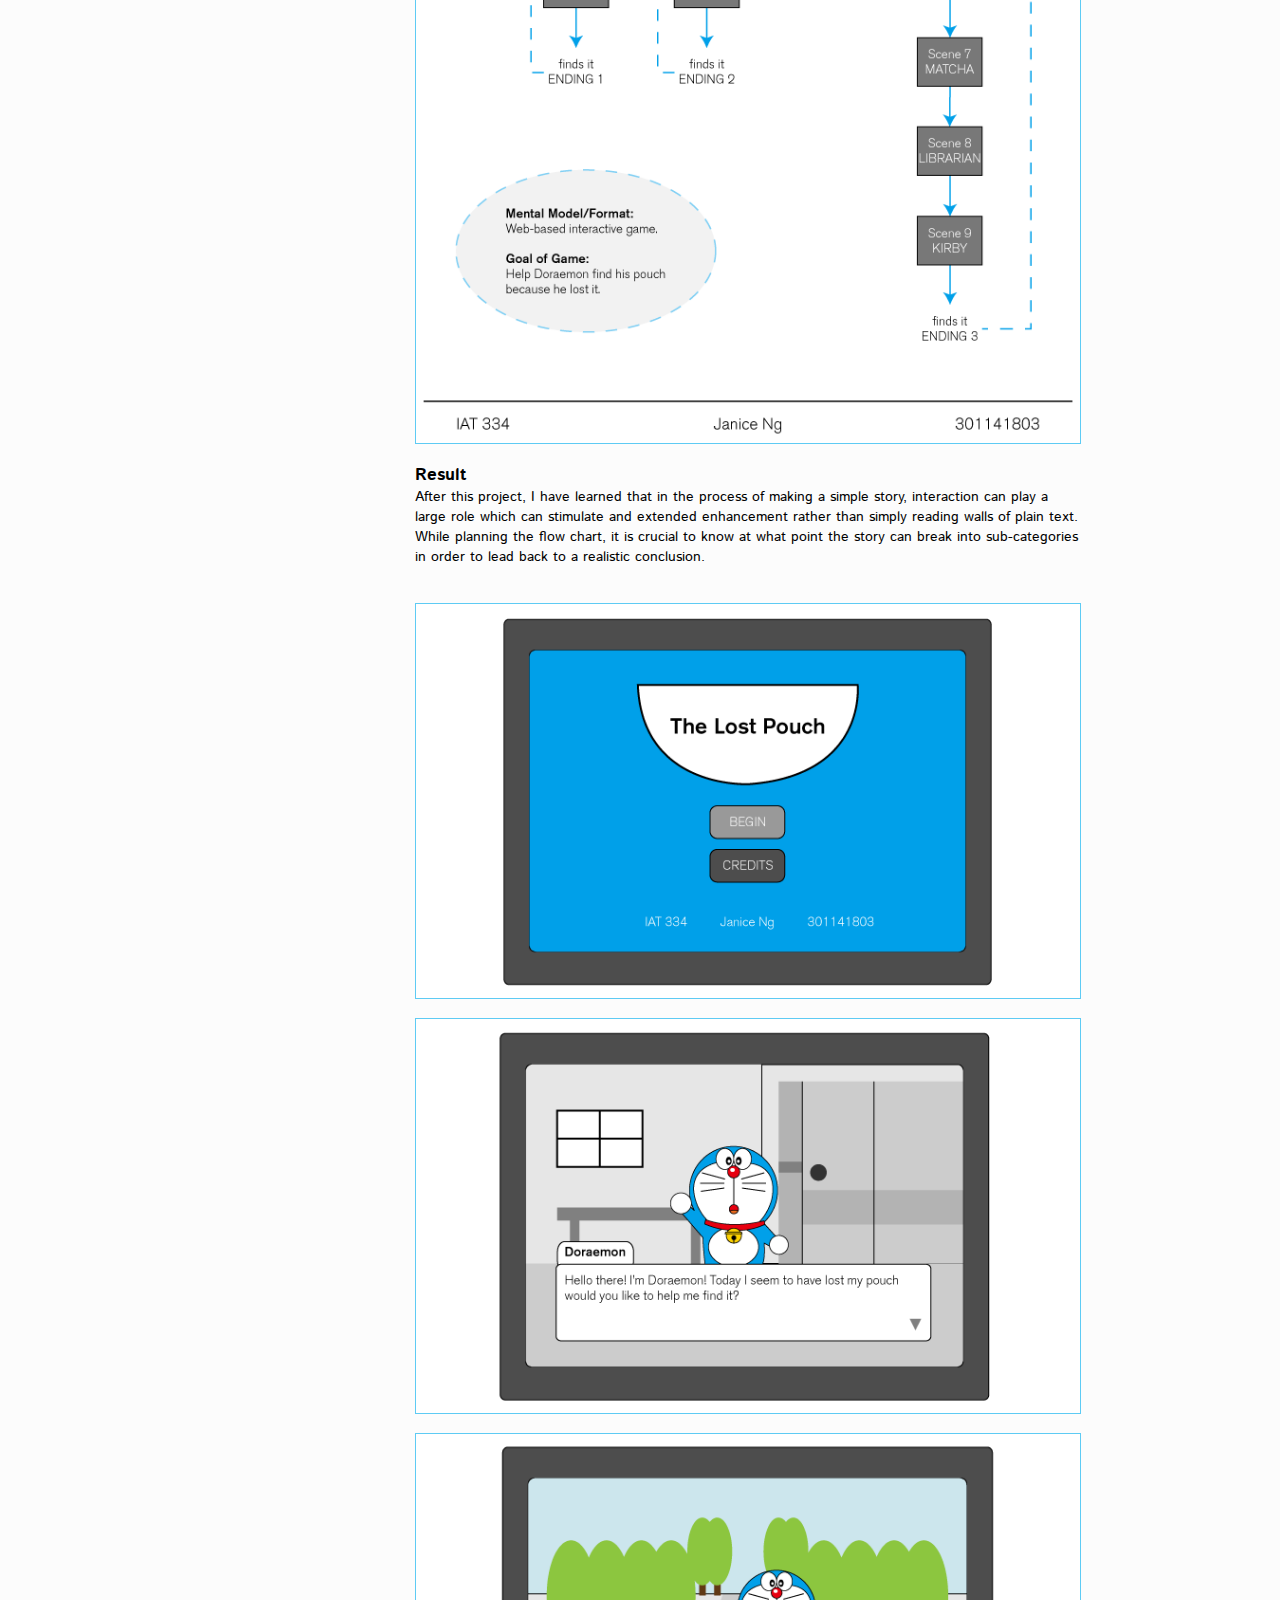
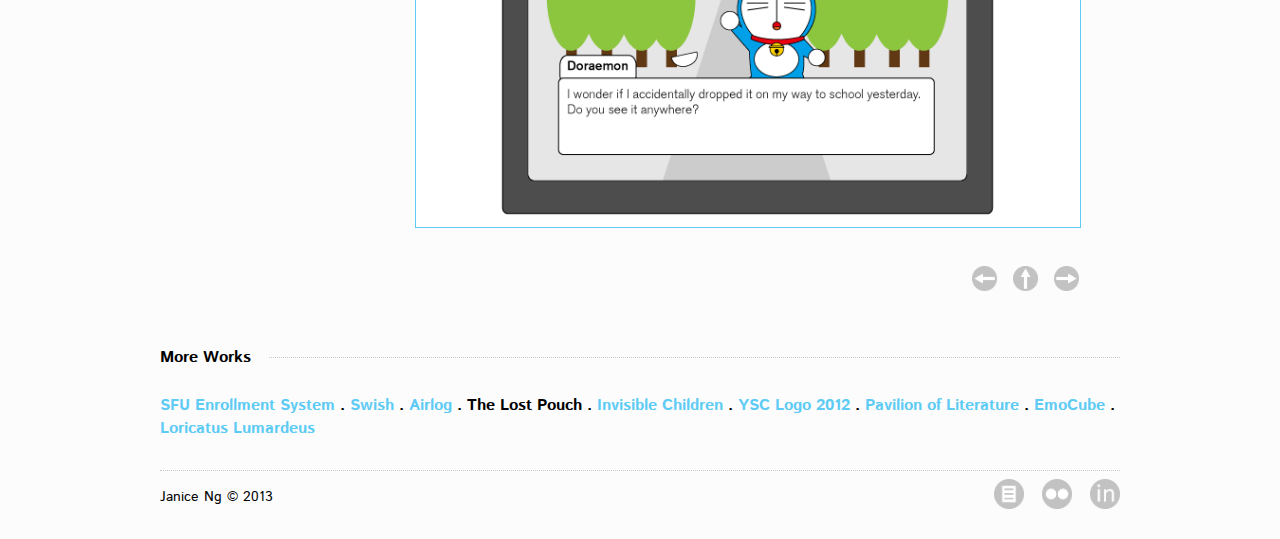
<file: pouch.html>
<!DOCTYPE html> 

<!--
	IAT 381: D401
	Project 4: Portfolio
	Janice Ng

	HTML file: Works Page-Interfaces-The Lost Pouch
-->

<html>

<head>

	<meta charset="UTF-8" />

	<!-- Display at tablet and mobile -->
	<meta name="viewport" content="width=device-width"/>

	<title>JaniceNg . Works . TheLostPouch</title>

	<!-- CSS -->
	<!-- Main stylesheet -->
	<link rel="stylesheet" href="./css/style.css" type="text/css">

	<!-- Media Query -->
	<link rel="stylesheet" type="text/css" href="./css/mediaquery.css" />

	<!-- JS --> 
	<!-- Hoverizr: By Ilias Iovis @ http://www.iliasiovis.com/hoverizr/ -->
	<!-- <script src="http://code.jquery.com/jquery-1.10.1.min.js"></script>
	<script src="js/jquery.hoverizr.js"></script>
	<script>
			$(window).load(function() {
				// $('.gray_contact').hoverizr({width:"60px", height:"60px", stretch:"yes"});
				$('.gray_footer').hoverizr({width:"30px", height:"30px", stretch:"yes"});
			});
		</script>
	-->

	<!-- FONT: Muli -->
	<link href='http://fonts.googleapis.com/css?family=Istok+Web' rel='stylesheet' type='text/css'>

</head>

<body id="pouch">

	<div class="container">

		<!-- Header Start -->
		<header>

			<!-- Logo --> 
			<div class="logo">
				<a href="index.html"><img src="./img/logo.png" width="210" height="123" alt="logo"/></a>
			</div>

			<!-- Navbar Start -->
			<nav>
				<ul>
					<li><a class="onpage" href="index.html">works</a></li>
					<li><a href="about.html">about</a></li>
					<li><a href="http://janicenblog.wordpress.com/">blog</a></li>
				</ul>
			</nav>
			<!-- Navbar End -->

		</header>
		<!-- Header End -->

		<!-- Content Start -->
		<div class="content">

				<!-- Title Start -->
				<div class="title">
					<div class="text">
						<h1>The Lost Pouch</h1>
					</div>

					<div class="wrapper">
					</div>
				</div>
				<!-- Title End -->

				<!-- Images Start -->
				<div class="images">

					<!-- Column1: Desktop Start --> 
					<div class="column1">
						<a class="grey" href="http://www.sfu.ca/~janicen/1SCHOOL/IAT%20334/JaniceNg_301141803_A2/"><img src="./img/pouch.png" width="210" height="210" alt="image3"/></a>
						<h5><a href="http://www.sfu.ca/~janicen/1SCHOOL/IAT%20334/JaniceNg_301141803_A2/">visit story</a></h5>
					</div>
					<!-- <div class="column1">
						<a href="http://www.sfu.ca/~janicen/1SCHOOL/IAT%20334/JaniceNg_301141803_A2/"><img class="gray" src="./img/pouch.png" alt="image3"/></a>
						<h5><a href="http://www.sfu.ca/~janicen/1SCHOOL/IAT%20334/JaniceNg_301141803_A2/">visit story</a></h5>
					</div> -->
					<!-- Column1: Desktop End -->

						<!-- Column1: Tablet Start --> 
						<div class="column1_tablet">
							<a href="http://www.sfu.ca/~janicen/1SCHOOL/IAT%20334/JaniceNg_301141803_A2/"><img src="./img/pouch.png" width="210" height="210" alt="image3"/></a>
							<h5><a href="http://www.sfu.ca/~janicen/1SCHOOL/IAT%20334/JaniceNg_301141803_A2/">visit story</a></h5>
						</div>
						<!-- Column1: Tablet End -->

						<!-- Column1: Mobile Start --> 
						<div class="column1_mobile">
							<a href="http://www.sfu.ca/~janicen/1SCHOOL/IAT%20334/JaniceNg_301141803_A2/"><img src="./img/pouch.png" width="240" height="240" alt="image3"/></a>
							<h5><a href="http://www.sfu.ca/~janicen/1SCHOOL/IAT%20334/JaniceNg_301141803_A2/">visit story</a></h5>
						</div>
						<!-- Column1: Mobile End -->

					<!-- Column2 -->
					<div class="column2">
						<img src="./img/pouch_final.png" width="675" height="400" alt="pouchbanner"/>
					</div>

				</div>
				<!-- Images End -->

					<!-- Descriptions Start -->
					<div class="descriptionsleft">
						<h4>Type</h4>
						<p>School project</p>
						<h4>Role</h4>
						<p>Graphic Artist
							<br>Interaction Designer
						</p>
						<h4>Software</h4>
						<p><!-- Adobe Illustrator
							<br>Adobe Dreamweaver -->
							<img class="icons" src="./img/icon_illustrator.png" width="30" height="30" alt="illustrator"/>
							<img class="icons" src="./img/icon_dreamweaver.png" width="30" height="30" alt="dreamweaver"/>
						</p>
					</div>

					<div class="descriptionsright">
						<h3>Objective</h3>
						<p>Create an interactive, multi-linear narrative.</p>
						<h3>Process</h3>
						<p>To create the story, I first wrote out the plot using a flow chart to visualize the interactions involved.  Following that, characters and backgrounds were drawn in Adobe Illustrator.  Furthermore, to distinguish hierarchy, the background utilizes grey, monotone shades while interactive elements are filled with bright colours and that there is a stroke on it to separate it from the background.  Next, all the images are placed in Adobe Dreamweaver to enhance interactivity by making certain items clickable to drive the story forward. </p>

							<!-- Images List -->
							<ul>
								<li><img src="./img/pouch_flowchart.png" width="675" height="1060" alt="flowchart"/></li>
							</ul>

						<h3>Result</h3>
						<p>After this project, I have learned that in the process of making a simple story, interaction can play a large role which can stimulate and extended enhancement rather than simply reading walls of plain text.  While planning the flow chart, it is crucial to know at what point the story can break into sub-categories in order to lead back to a realistic conclusion.</p>

							<!-- Images List -->
							<ul>
								<li><img src="./img/pouch_1.png" width="675" height="400" alt="image1"/></li>
								<li><img src="./img/pouch_2.png" width="675" height="400" alt="image2"/></li>
								<li><img src="./img/pouch_3.png" width="675" height="400" alt="image3"/></li>
							</ul>

							<!-- Arrows Navigation -->
							<div class="arrows">
								<!-- <h2><a href="#">Back to top</a></h2> -->
								<ul>
									<li><a class="grey" href="airlog.html"><img src="./img/arrow_previous.png" width="25" height="25" alt="previous"/></a></li>
									<li><a class="grey" href="#"><img src="./img/icon_top.png" width="25" height="25" alt="top"/></a></li>
									<li><a class="grey" href="invisiblechildren.html"><img src="./img/arrow_next.png" width="25" height="25" alt="next"/></a></li>
								</ul>
							</div>
							
					</div>
					<!-- Descriptions End -->

		</div>
		<!-- Content End -->

		<!-- Footer Start -->
		<footer>

			<!-- More Works Nav Start -->
			<div class="moreworks">
				
				<!-- Title Start -->
				<div class="title">
					<div class="text">
						<h4>More Works</h4>
					</div>

					<div class="wrapper">
					</div>
				</div>
				<!-- Title End -->

				<h4><a href="sis.html">SFU Enrollment System</a> . <a href="swish.html">Swish</a> . <a href="airlog.html">Airlog</a> . <a class="onpage" href="pouch.html">The Lost Pouch</a> . <a href="invisiblechildren.html">Invisible Children</a> . <a href="ysclogo.html">YSC Logo 2012</a> . <a href="pavilionofliterature.html">Pavilion of Literature</a> . <a href="emocube.html">EmoCube</a> . <a href="loricatuslumardeus.html">Loricatus Lumardeus</a></h4>
			</div>
			<!-- More Works Nav End -->

			<div class="footerwrapper">
				<p>Janice Ng &copy; 2013</p>
					<ul>
						<li><a class="grey" href="http://www.sfu.ca/~janicen/2Portfolio/JaniceNg_Resume.pdf"><img src="./img/resume.png" width="30" height="30" alt="resume"/></a></li>
						<li><a class="grey" href="http://www.flickr.com/photos/42005057@N04/"><img src="./img/flickr.png" width="30" height="30" alt="flickr"/></a></li>
						<li><a class="grey" href="http://www.linkedin.com/pub/janice-ng/7a/2b5/809"><img src="./img/linkedin.png" width="30" height="30" alt="linkedin"/></a></li>
						<!-- <li><a href="http://www.sfu.ca/~janicen/2Portfolio/JaniceNg_Resume.pdf"><img class="gray_footer" src="./img/resume.png" alt="resume"/></a></li>
						<li><a href="http://www.flickr.com/photos/42005057@N04/"><img class="gray_footer" src="./img/flickr.png" alt="flickr"/></a></li>
						<li><a href="https://twitter.com/jelly_angels"><img class="gray_footer" src="./img/twitter.png" alt="twitter"/></a></li> -->
					</ul>
			</div>

		</footer>
		<!-- Footer End -->

	</div>

</body>

</html>
</file>
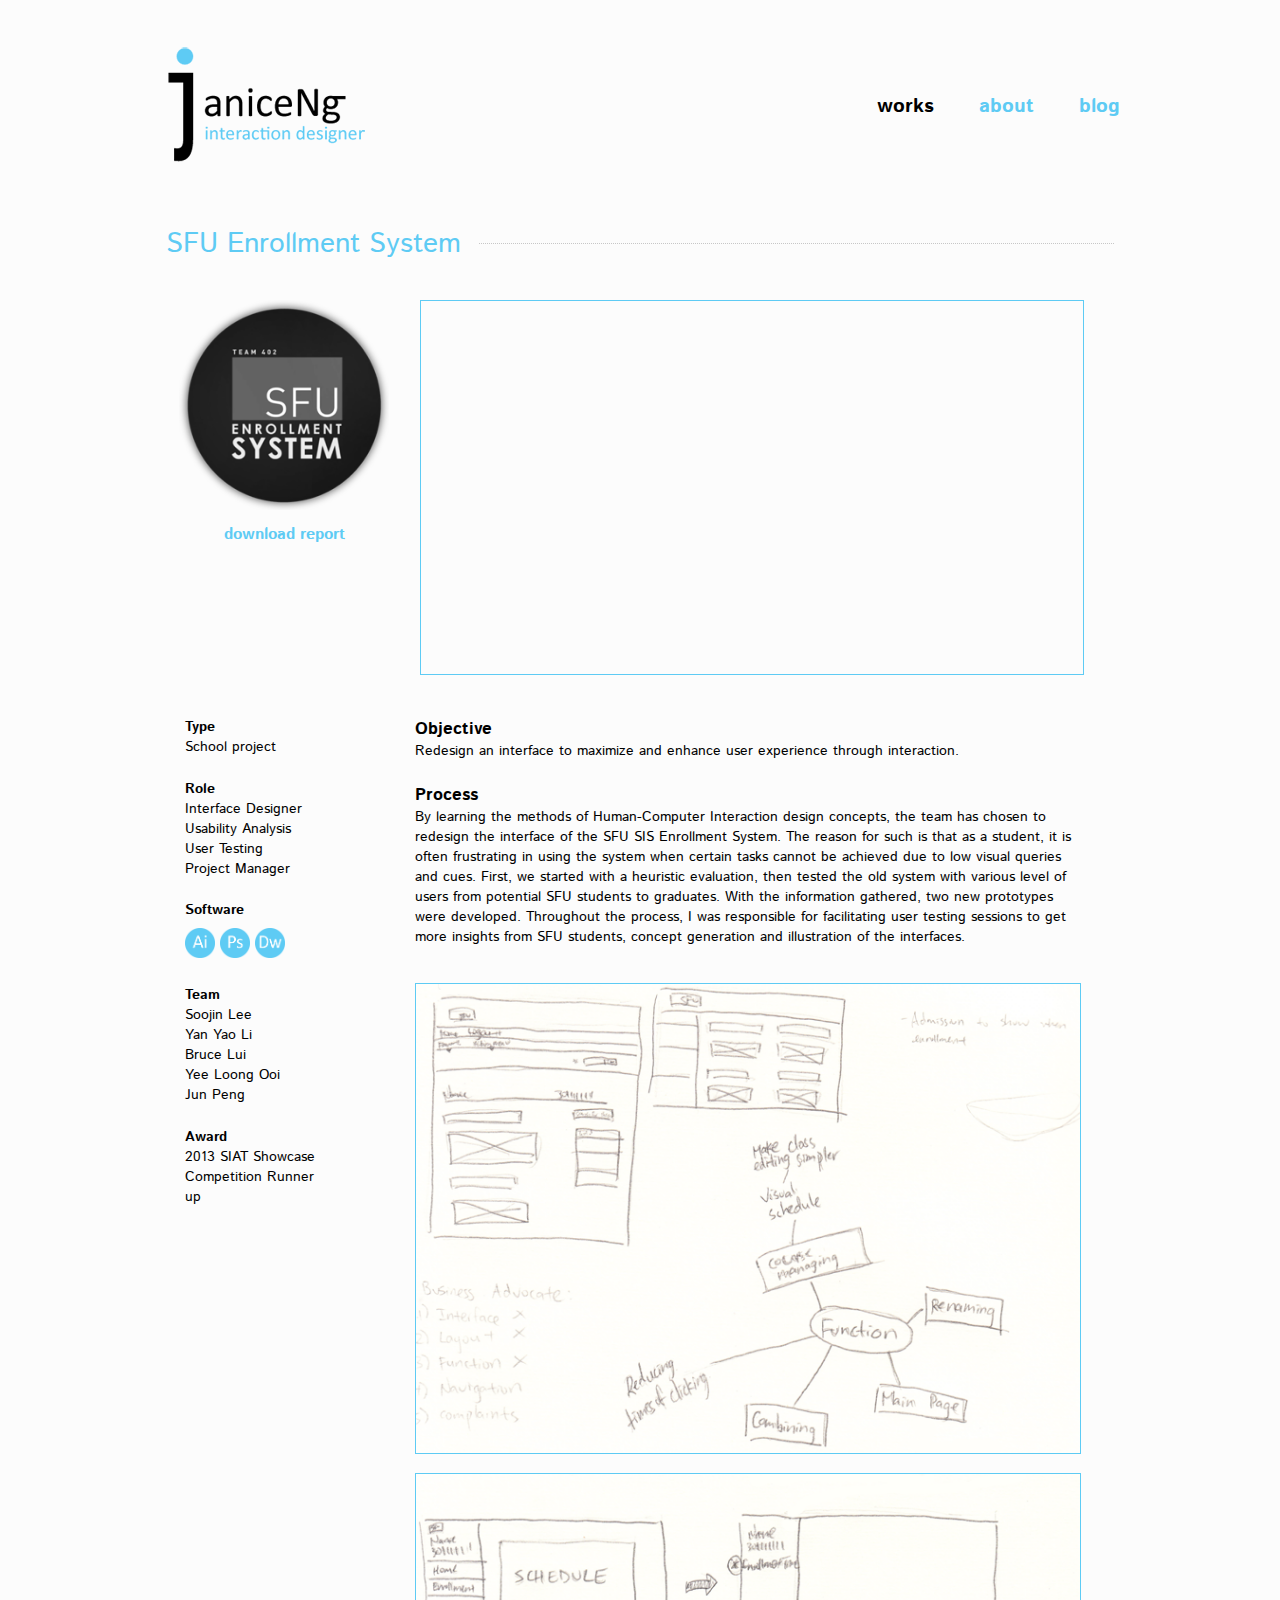
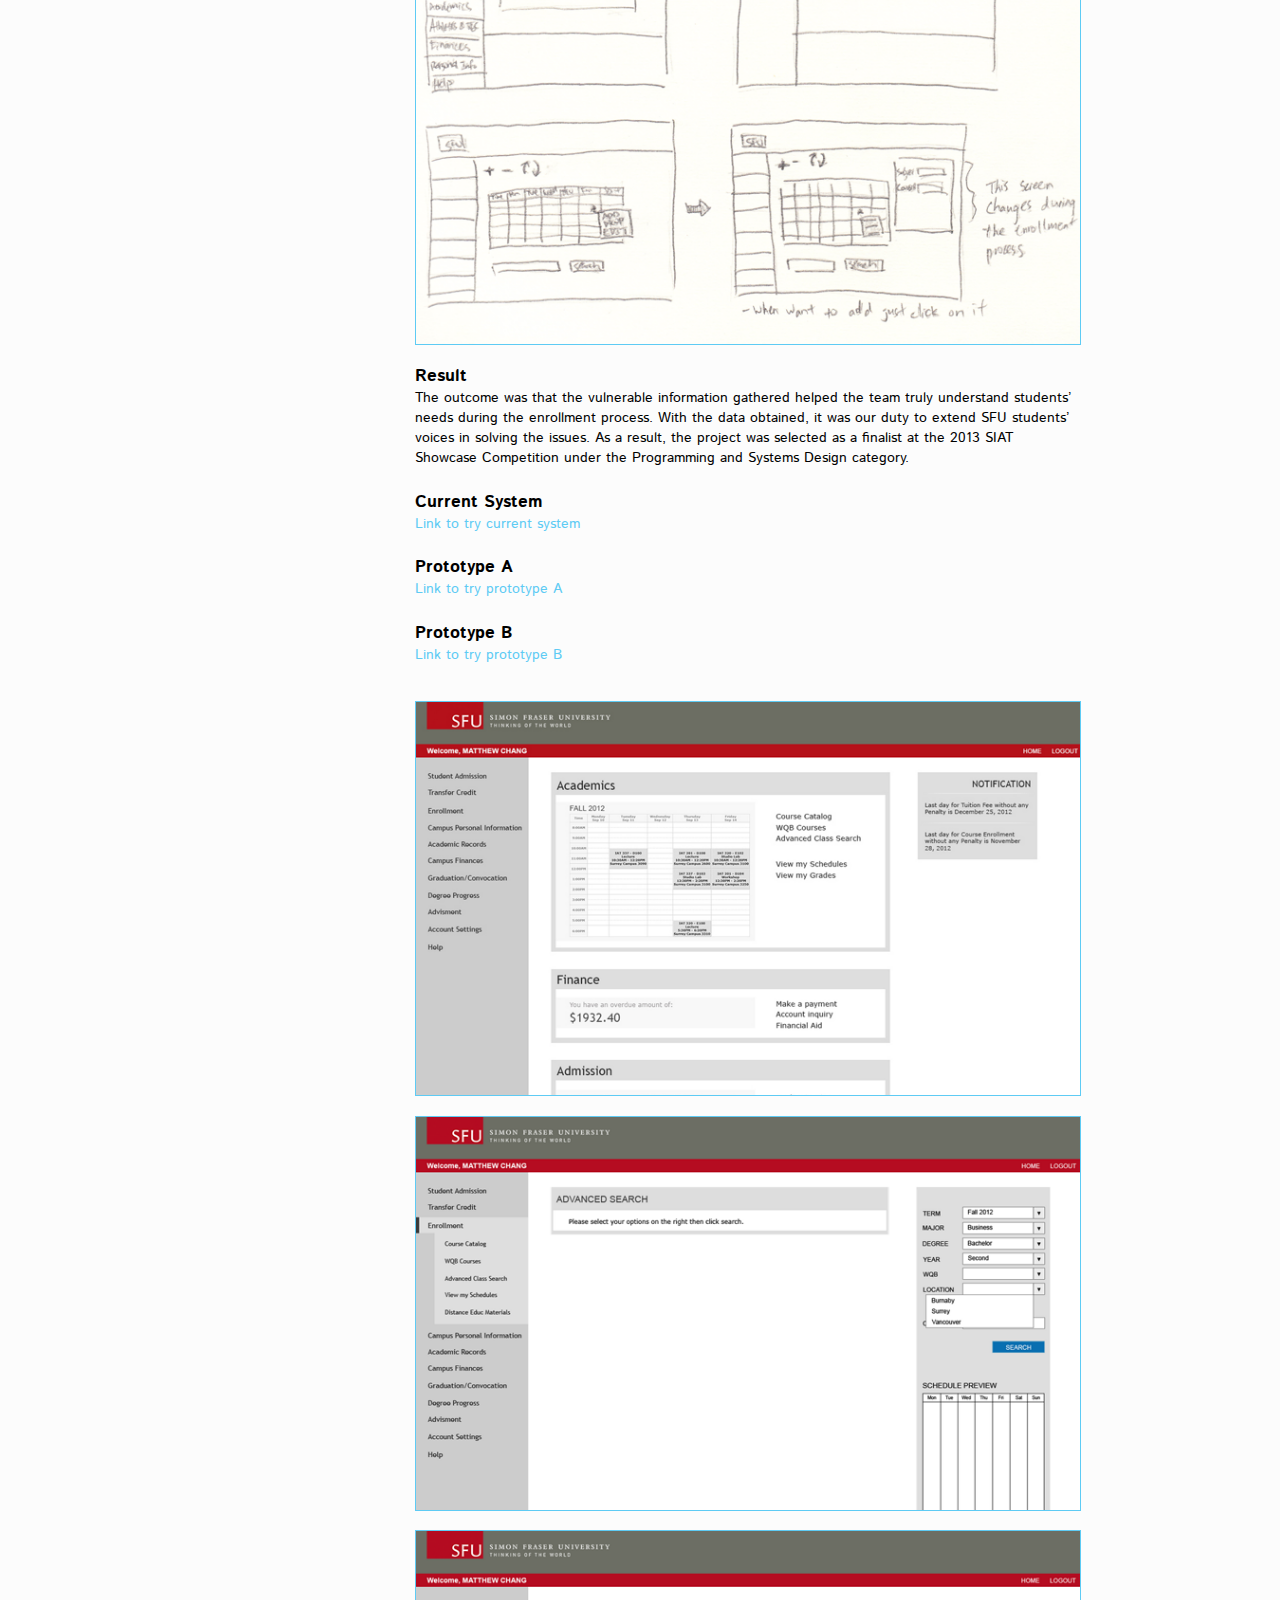
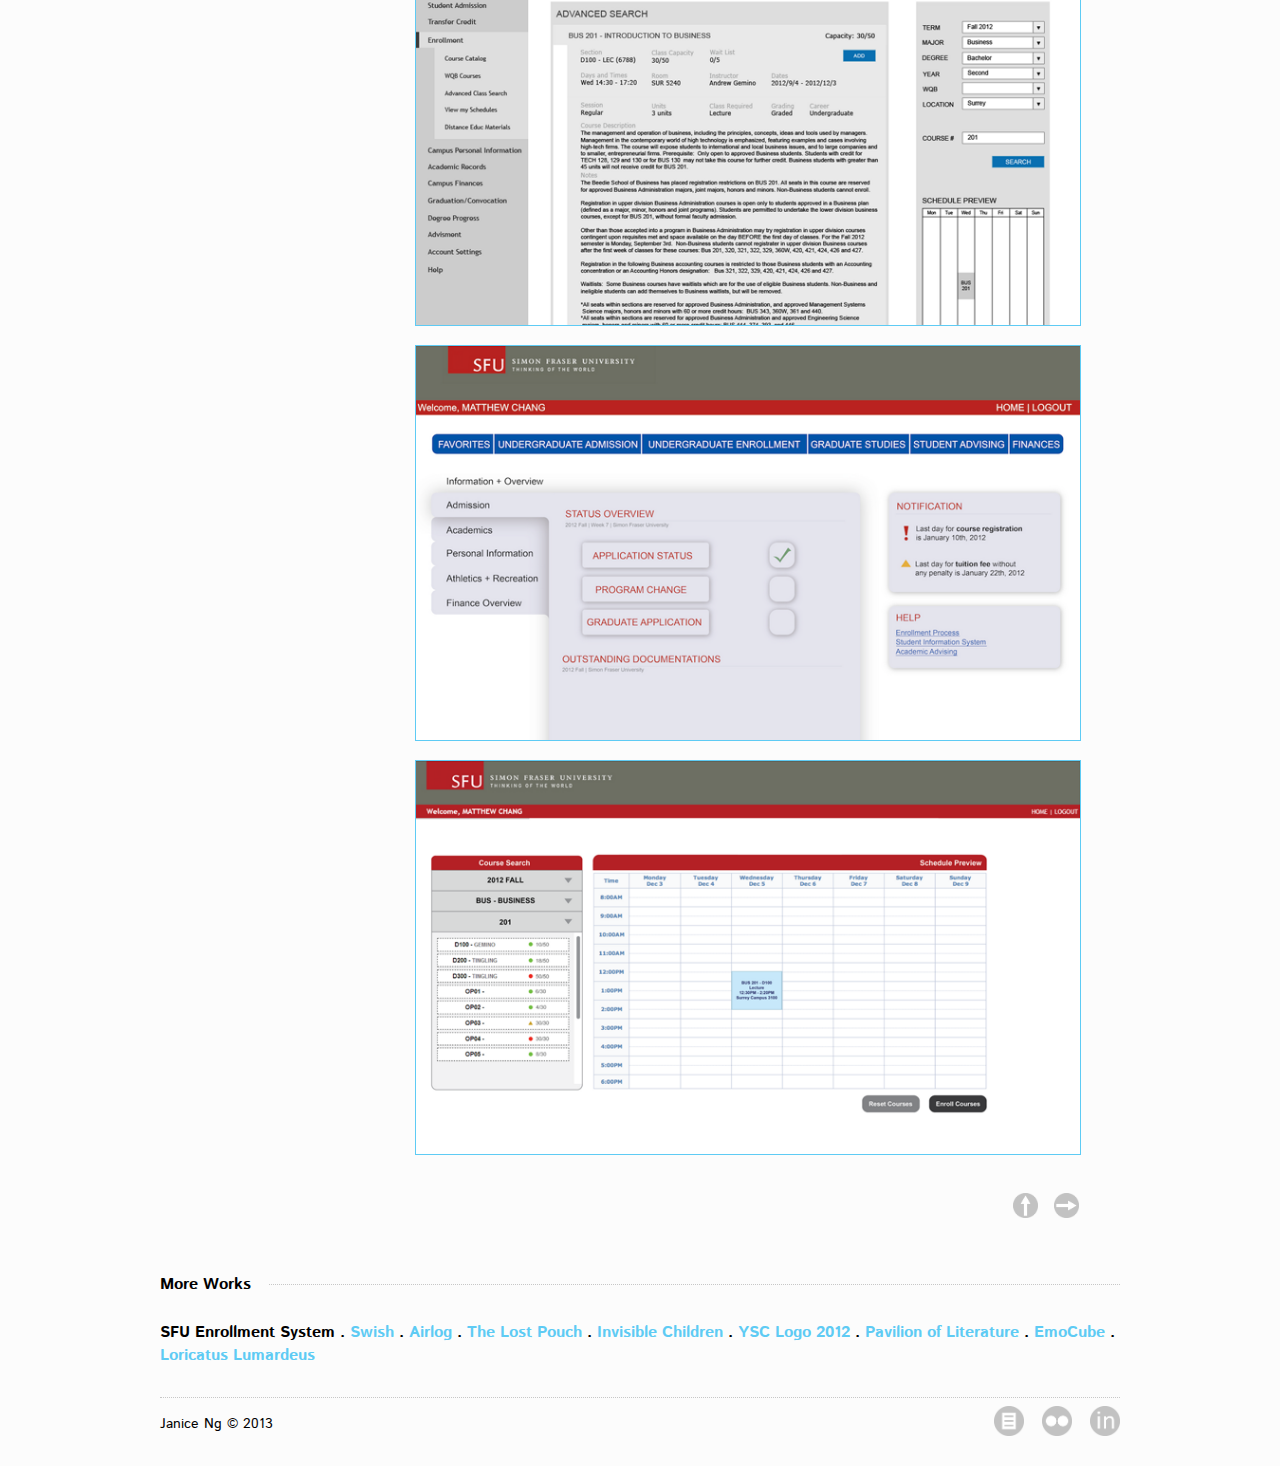
<file: sis.html>
<!DOCTYPE html> 

<!--
	IAT 381: D401
	Project 4: Portfolio
	Janice Ng

	HTML file: Works Page-Interfaces-SFU SIS Enrollment System
-->

<html>

<head>

	<meta charset="UTF-8" />

	<!-- Display at tablet and mobile -->
	<meta name="viewport" content="width=device-width"/>

	<title>JaniceNg . Works . SFUEnrollmentSystem</title>

	<!-- CSS -->
	<!-- Main stylesheet -->
	<link rel="stylesheet" href="./css/style.css" type="text/css">

	<!-- Media Query -->
	<link rel="stylesheet" type="text/css" href="./css/mediaquery.css" />

	<!-- JS -->
	<!-- HTML5shiv.js from http://code.google.com/p/html5shiv/ -->
	<script type="text/javascript" src="./js/html5shiv.js"></script> <!-- HTML5shiv for compatibility on older IE browsers -->
	
	<!-- Hoverizr: By Ilias Iovis @ http://www.iliasiovis.com/hoverizr/ -->
	<!-- <script src="http://code.jquery.com/jquery-1.10.1.min.js"></script>
	<script src="js/jquery.hoverizr.js"></script>
	<script>
			$(window).load(function() {
				// $('.gray_contact').hoverizr({width:"60px", height:"60px", stretch:"yes"});
				$('.gray_footer').hoverizr({width:"30px", height:"30px", stretch:"yes"});
			});
		</script>
	-->

	<!-- FONT: Muli -->
	<link href='http://fonts.googleapis.com/css?family=Istok+Web' rel='stylesheet' type='text/css'>

</head>

<body id="sis">

	<div class="container">

		<!-- Header Start -->
		<header>

			<!-- Logo --> 
			<div class="logo">
				<a href="index.html"><img src="./img/logo.png" width="210" height="123" alt="logo"/></a>
			</div>

			<!-- Navbar Start -->
			<nav>
				<ul>
					<li><a class="onpage" href="index.html">works</a></li>
					<li><a href="about.html">about</a></li>
					<li><a href="http://janicenblog.wordpress.com/">blog</a></li>
				</ul>
			</nav>
			<!-- Navbar End -->

		</header>
		<!-- Header End -->

		<!-- Content Start -->
		<div class="content">

				<!-- Title Start -->
				<div class="title">
					<div class="text">
						<h1>SFU Enrollment System</h1>
					</div>

					<div class="wrapper">
					</div>
				</div>
				<!-- Title End -->

				<!-- Images Start -->
				<div class="images">

					<!-- Column1: Desktop Start --> 
					<div class="column1">
						<a class="grey" href="http://www.sfu.ca/~janicen/2Portfolio/sis_finalreport.pdf"><img src="./img/sis.png" width="210" height="210" alt="image3"/></a>
						<h5><a href="http://www.sfu.ca/~janicen/2Portfolio/sis_finalreport.pdf">download report</a></h5>
					</div>
					<!-- <div class="column1">
						<a href="http://www.sfu.ca/~janicen/2Portfolio/sis_finalreport.pdf"><img class="gray" src="./img/sis.png" alt="image3"/></a>
						<h5><a href="http://www.sfu.ca/~janicen/2Portfolio/sis_finalreport.pdf">download report</a></h5>
					</div> -->
					<!-- Column1: Desktop End -->

						<!-- Column1: Tablet Start --> 
						<div class="column1_tablet">
							<a href="http://www.sfu.ca/~janicen/2Portfolio/sis_finalreport.pdf"><img src="./img/sis.png" width="210" height="210" alt="image3"/></a>
							<h5><a href="http://www.sfu.ca/~janicen/2Portfolio/sis_finalreport.pdf">download report</a></h5>
						</div>
						<!-- Column1: Tablet End -->

						<!-- Column1: Mobile Start --> 
						<div class="column1_mobile">
							<a href="http://www.sfu.ca/~janicen/2Portfolio/sis_finalreport.pdf"><img src="./img/sis.png" width="240" height="240" alt="image3"/></a>
							<h5><a href="http://www.sfu.ca/~janicen/2Portfolio/sis_finalreport.pdf">download report</a></h5>
						</div>
						<!-- Column1: Mobile End -->

					<!-- Column2 -->
					<div class="column2">
						<!-- Video Player Start -->					
						<div class="video">
							<iframe src="http://player.vimeo.com/video/54535641" width="675" height="400"></iframe>
						</div>
						<!-- Video Player End -->
					</div>

				</div>

					<!-- Descriptions Start -->
					<div class="descriptionsleft">
						<h4>Type</h4>
							<p>School project</p>
						<h4>Role</h4>
							<p>Interface Designer
								<br>Usability Analysis
								<br>User Testing
								<br>Project Manager
							</p>
						<h4>Software</h4>
							<p><!-- Adobe Illustrator
								<br>Adobe Dreamweaver -->
								<img class="icons" src="./img/icon_illustrator.png" width="30" height="30" alt="illustrator"/>
								<img class="icons" src="./img/icon_photoshop.png" width="30" height="30" alt="photoshop"/>
								<img class="icons" src="./img/icon_dreamweaver.png" width="30" height="30" alt="dreamweaver"/>
							</p>
						<h4>Team</h4>
							<p>Soojin Lee
								<br>Yan Yao Li
								<br>Bruce Lui
								<br>Yee Loong Ooi
								<br>Jun Peng
							</p>
						<h4>Award</h4>
							<p>2013 SIAT Showcase Competition Runner up<p>
					</div>

					<div class="descriptionsright">
						<h3>Objective</h3>
						<p>Redesign an interface to maximize and enhance user experience through interaction. </p>
						<h3>Process</h3>
						<p>By learning the methods of Human-Computer Interaction design concepts, the team has chosen to redesign the interface of the SFU SIS Enrollment System.  The reason for such is that as a student, it is often frustrating in using the system when certain tasks cannot be achieved due to low visual queries and cues.  First, we started with a heuristic evaluation, then tested the old system with various level of users from potential SFU students to graduates.  With the information gathered, two new prototypes were developed.  Throughout the process, I was responsible for facilitating user testing sessions to get more insights from SFU students, concept generation and illustration of the interfaces.</p>

						<!-- Images List -->
							<ul>
								<li><img src="./img/sis_6.png" width="675" height="400" alt="sketch1"/></li>
								<li><img src="./img/sis_7.png" width="675" height="400" alt="sketch2"/></li>
							</ul>

						<h3>Result</h3>
						<p>The outcome was that the vulnerable information gathered helped the team truly understand students’ needs during the enrollment process.  With the data obtained, it was our duty to extend SFU students’ voices in solving the issues.  As a result, the project was selected as a finalist at the 2013 SIAT Showcase Competition under the Programming and Systems Design category.</p>
						<h3>Current System</h3>
						<p><a href="http://www.sfu.ca/~bclui/201/">Link to try current system</a></p>
						<h3>Prototype A</h3>
						<p><a href="http://www.sfu.ca/~bclui/201/1/">Link to try prototype A</a></p>
						<h3>Prototype B</h3>
						<p><a href="http://www.sfu.ca/~pengjunp/iat201/1.html">Link to try prototype B</a></p>

							<!-- Images List -->
							<ul>
								<li><img src="./img/sis_1.png" width="675" height="400" alt="image1"/></li>
								<li><img src="./img/sis_2.png" width="675" height="400" alt="image2"/></li>
								<li><img src="./img/sis_3.png" width="675" height="400" alt="image3"/></li>
								<li><img src="./img/sis_4.png" width="675" height="400" alt="image4"/></li>
								<li><img src="./img/sis_5.png" width="675" height="400" alt="image5"/></li>
							</ul>

							<!-- Arrows Navigation -->
							<div class="arrows">
								<!-- <h2><a href="#">Back to top</a></h2> -->
								<ul>
									<li><a class="grey" href="#"><img src="./img/icon_top.png" width="25" height="25" alt="top"/></a></li>
									<li><a class="grey" href="swish.html"><img src="./img/arrow_next.png" width="25" height="25" alt="next"/></a></li>
								</ul>
							</div>
							
					</div>
					<!-- Descriptions End -->

		</div>
		<!-- Content End -->

		<!-- Footer Start -->
		<footer>

			<!-- More Works Nav Start -->
			<div class="moreworks">

				<!-- Title Start -->
				<div class="title">
					<div class="text">
						<h4>More Works</h4>
					</div>

					<div class="wrapper">
					</div>
				</div>
				<!-- Title End -->

				<h4><a class="onpage" href="sis.html">SFU Enrollment System</a> . <a href="swish.html">Swish</a> . <a href="airlog.html">Airlog</a> . <a href="pouch.html">The Lost Pouch</a> . <a href="invisiblechildren.html">Invisible Children</a> . <a href="ysclogo.html">YSC Logo 2012</a> . <a href="pavilionofliterature.html">Pavilion of Literature</a> . <a href="emocube.html">EmoCube</a> . <a href="loricatuslumardeus.html">Loricatus Lumardeus</a></h4>
			</div>
			<!-- More Works Nav End -->

			<div class="footerwrapper">
				<p>Janice Ng &copy; 2013</p>
					<ul>
						<li><a class="grey" href="http://www.sfu.ca/~janicen/2Portfolio/JaniceNg_Resume.pdf"><img src="./img/resume.png" width="30" height="30" alt="resume"/></a></li>
						<li><a class="grey" href="http://www.flickr.com/photos/42005057@N04/"><img src="./img/flickr.png" width="30" height="30" alt="flickr"/></a></li>
						<li><a class="grey" href="http://www.linkedin.com/pub/janice-ng/7a/2b5/809"><img src="./img/linkedin.png" width="30" height="30" alt="linkedin"/></a></li>
						<!-- <li><a href="http://www.sfu.ca/~janicen/2Portfolio/JaniceNg_Resume.pdf"><img class="gray_footer" src="./img/resume.png" alt="resume"/></a></li>
						<li><a href="http://www.flickr.com/photos/42005057@N04/"><img class="gray_footer" src="./img/flickr.png" alt="flickr"/></a></li>
						<li><a href="https://twitter.com/jelly_angels"><img class="gray_footer" src="./img/twitter.png" alt="twitter"/></a></li> -->
					</ul>
			</div>

		</footer>
		<!-- Footer End -->

	</div>

</body>

</html>
</file>
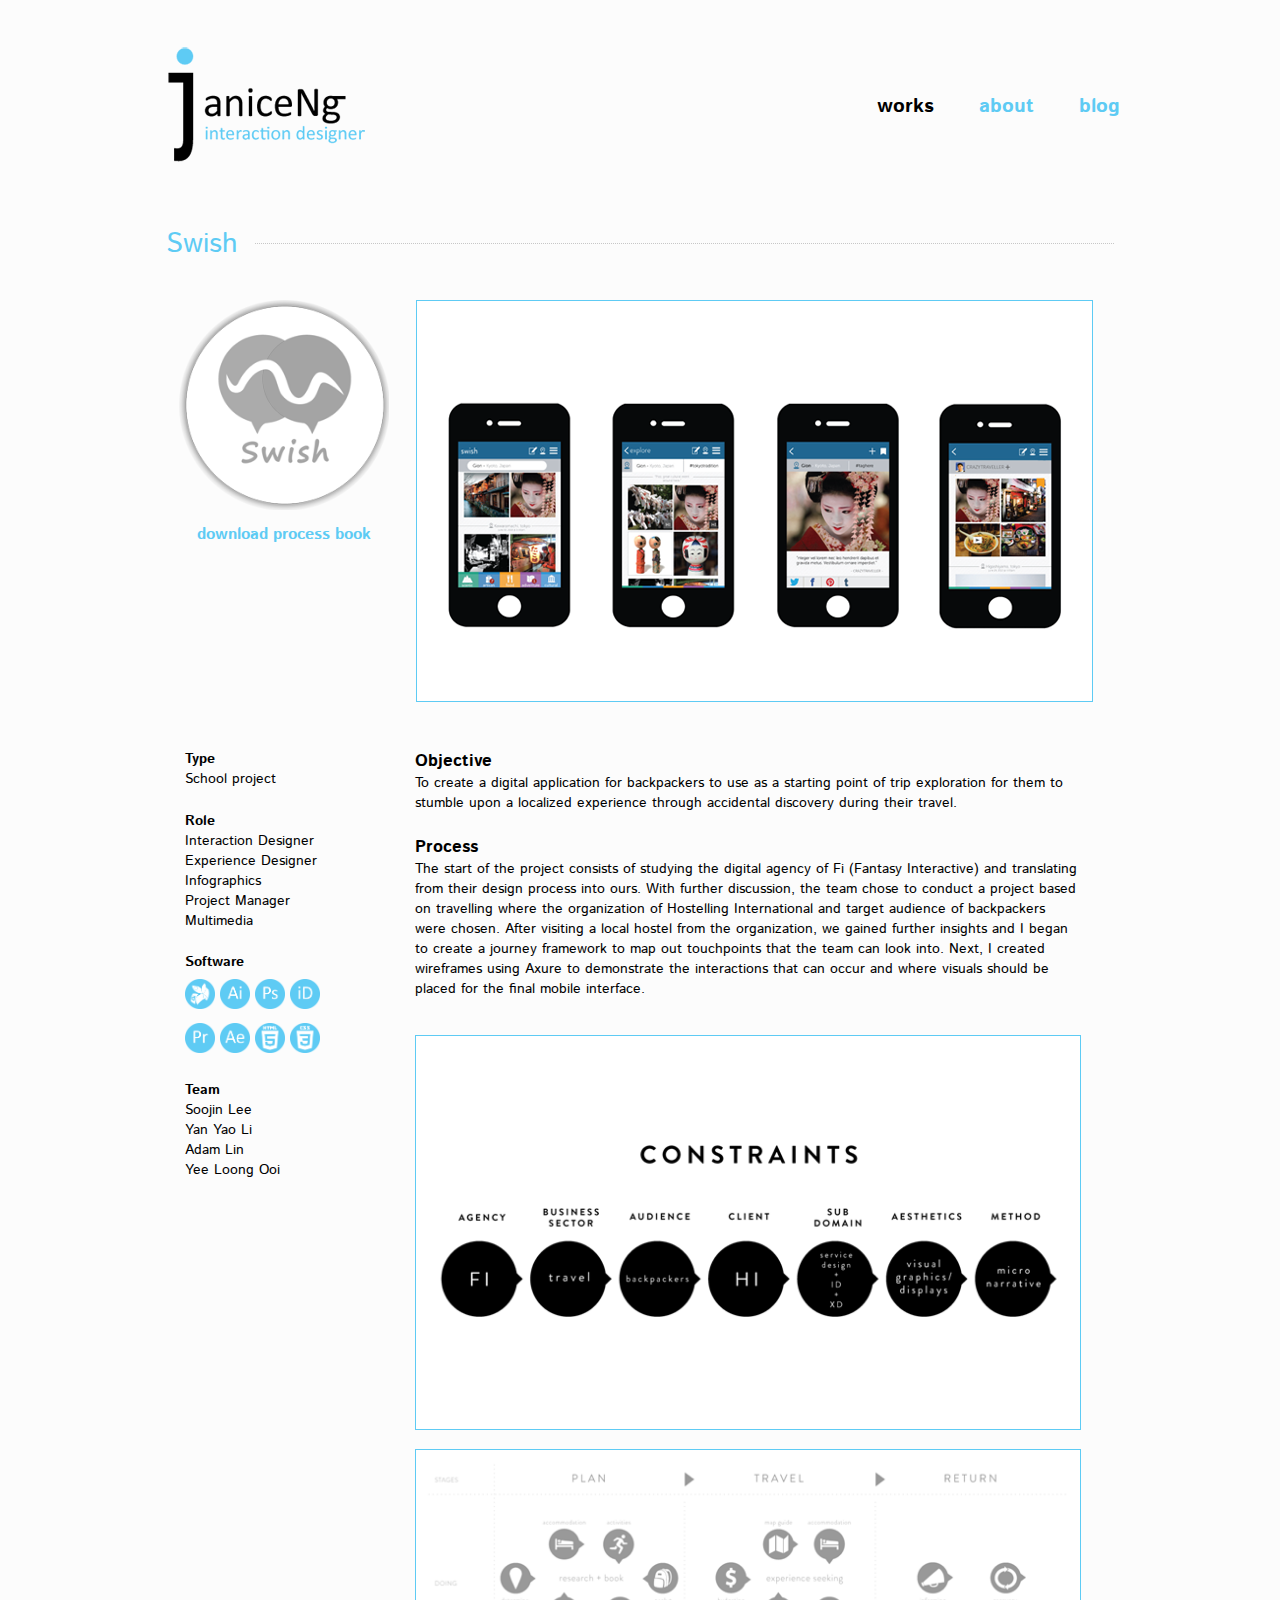
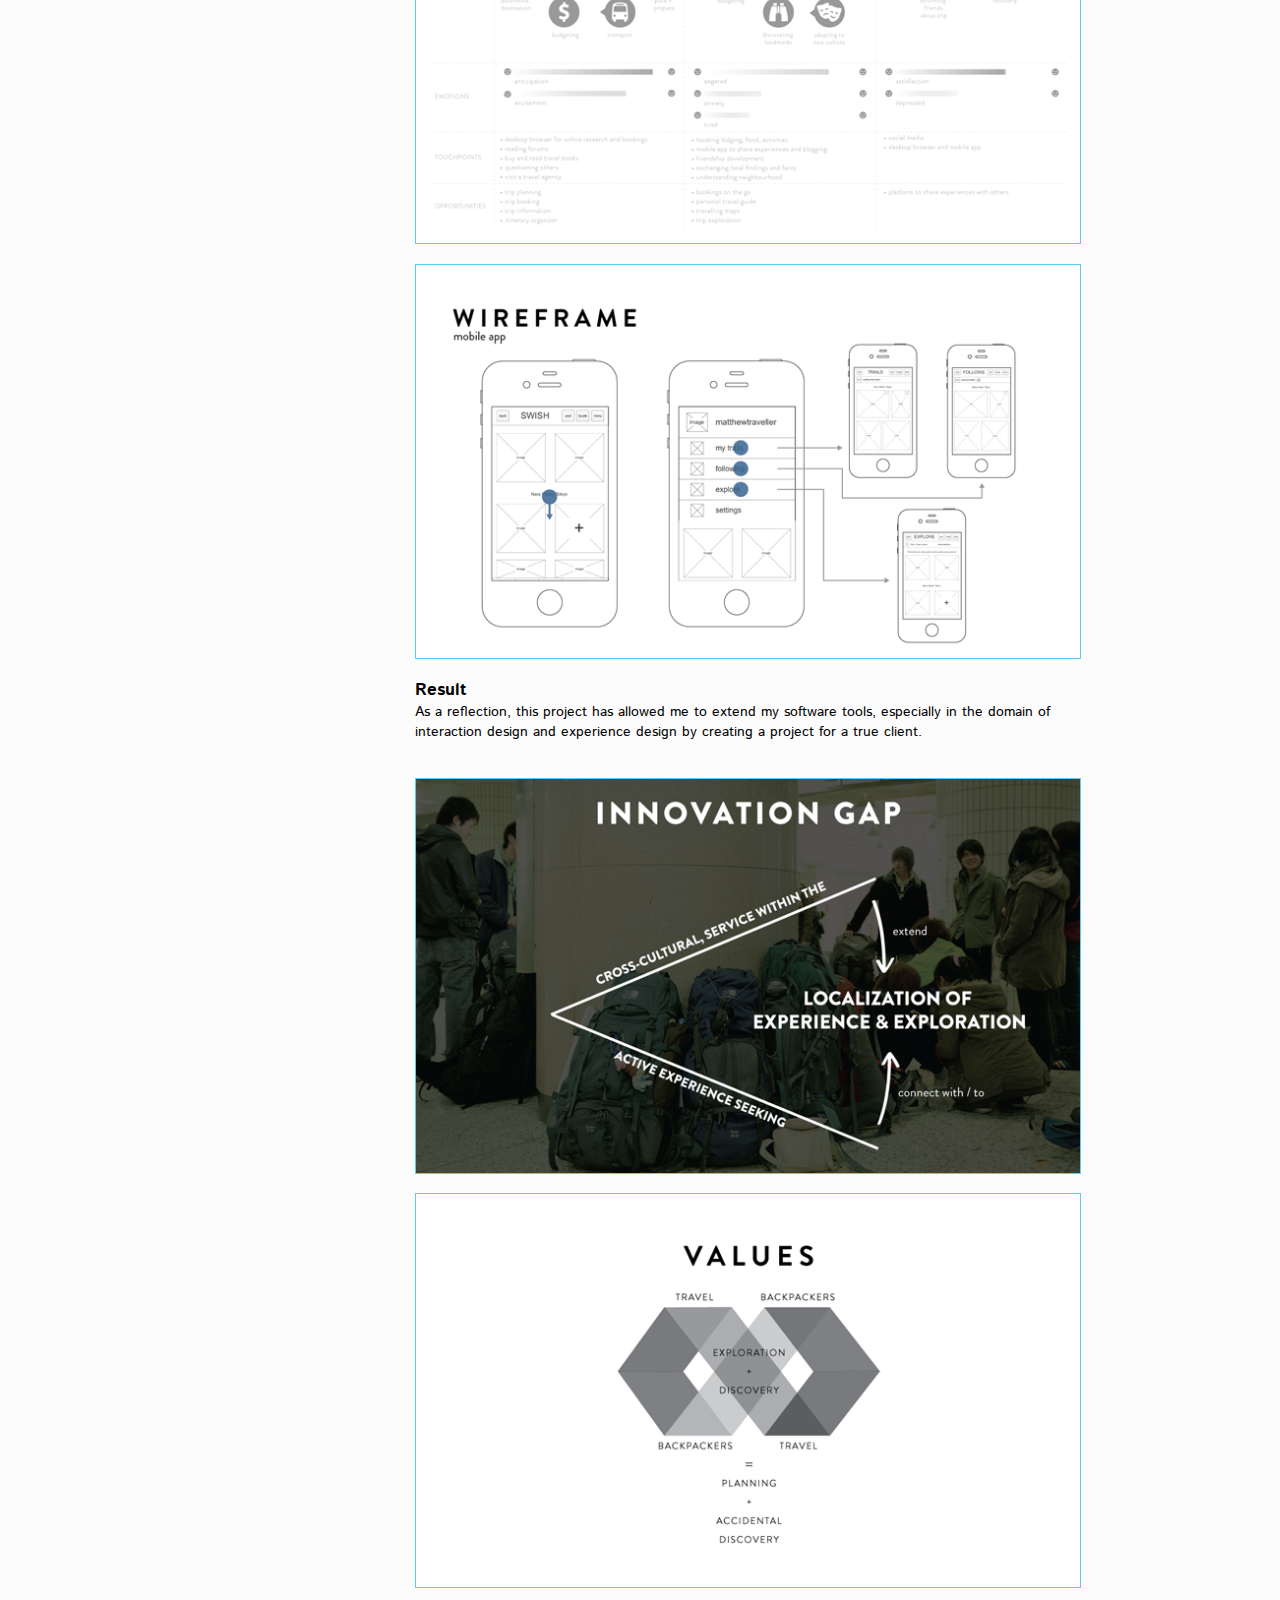
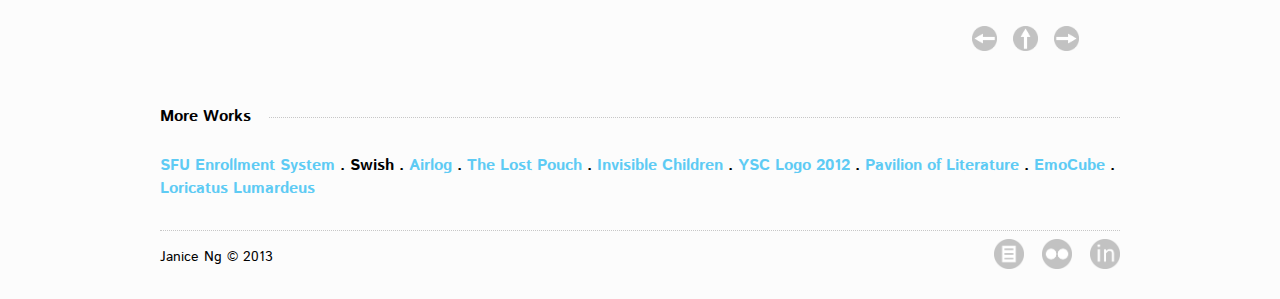
<file: swish.html>
<!DOCTYPE html> 

<!--
	IAT 381: D401
	Project 4: Portfolio
	Janice Ng

	HTML file: Works Page-Interaction-Swish
-->

<html>

<head>

	<meta charset="UTF-8" />

	<!-- Display at tablet and mobile -->
	<meta name="viewport" content="width=device-width"/>

	<title>JaniceNg . Works . Swish</title>

	<!-- CSS -->
	<!-- Main stylesheet -->
	<link rel="stylesheet" href="./css/style.css" type="text/css">

	<!-- Media Query -->
	<link rel="stylesheet" type="text/css" href="./css/mediaquery.css" />

	<!-- JS --> 
	<!-- Hoverizr: By Ilias Iovis @ http://www.iliasiovis.com/hoverizr/ -->
	<!-- <script src="http://code.jquery.com/jquery-1.10.1.min.js"></script>
	<script src="js/jquery.hoverizr.js"></script>
	<script>
			$(window).load(function() {
				$('.gray').hoverizr({effect:"grayscale", width:"responsive", height:"auto", stretch:"no"});
				$('.gray_footer').hoverizr();
			});
		</script>
	--> 

	<!-- FONT: Muli -->
	<link href='http://fonts.googleapis.com/css?family=Istok+Web' rel='stylesheet' type='text/css'>

</head>

<body id="invisiblechildren">

	<div class="container">

		<!-- Header Start -->
		<header>

			<!-- Logo --> 
			<div class="logo">
				<a href="index.html"><img src="./img/logo.png" width="210" height="123" alt="logo"/></a>
			</div>

			<!-- Navbar Start -->
			<nav>
				<ul>
					<li><a class="onpage" href="index.html">works</a></li>
					<li><a href="about.html">about</a></li>
					<li><a href="http://janicenblog.wordpress.com/">blog</a></li>
				</ul>
			</nav>
			<!-- Navbar End -->

		</header>
		<!-- Header End -->

		<!-- Content Start -->
		<div class="content">

				<!-- Title Start -->
				<div class="title">
					<div class="text">
						<h1>Swish</h1>
					</div>

					<div class="wrapper">
					</div>
				</div>
				<!-- Title End -->

				<!-- Images Start -->
				<div class="images">

					<!-- Column1: Desktop Start --> 
					<div class="column1">
						<a class="grey" href="http://www.sfu.ca/~janicen/2Portfolio/ProcessBook_SWISH.pdf"><img src="./img/swish.png" width="210" height="210" alt="image3"/></a>
						<h5><a href="http://www.sfu.ca/~janicen/2Portfolio/ProcessBook_SWISH.pdf">download process book</a></h5>
					</div>
					<!-- <div class="column1">
						<a href="http://www.sfu.ca/~janicen/2Portfolio/invisiblechildren_finalposter.pdf"><img class="gray" src="./img/invisiblechildren.png" alt="image3"/></a>
						<h5><a href="http://www.sfu.ca/~janicen/2Portfolio/invisiblechildren_finalposter.pdf">download poster</a></h5>
					</div> -->
					<!-- Column1: Desktop End -->

						<!-- Column1: Tablet Start --> 
						<div class="column1_tablet">
							<a href="http://www.sfu.ca/~janicen/2Portfolio/ProcessBook_SWISH.pdf"><img src="./img/swish.png" width="210" height="210" alt="image3"/></a>
							<h5><a href="http://www.sfu.ca/~janicen/2Portfolio/ProcessBook_SWISH.pdf">download process book</a></h5>
						</div>
						<!-- Column1: Tablet End -->

						<!-- Column1: Mobile Start --> 
						<div class="column1_mobile">
							<a href="http://www.sfu.ca/~janicen/2Portfolio/ProcessBook_SWISH.pdf"><img src="./img/swish.png" width="240" height="240" alt="image3"/></a>
							<h5><a href="http://www.sfu.ca/~janicen/2Portfolio/invisiblechildren_finalposter.pdf">download process book</a></h5>
						</div>
						<!-- Column1: Mobile End -->

					<!-- Column2 -->
					<div class="column2">
						<img src="./img/swish_1.png" width="675" height="400" alt="swish1"/>
					</div>

				</div>
				<!-- Images End -->

					<!-- Descriptions Start -->
					<div class="descriptionsleft">
						<h4>Type</h4>
							<p>School project</p>
						<h4>Role</h4>
							<p>Interaction Designer
								<br>Experience Designer
								<br>Infographics
								<br>Project Manager
								<br>Multimedia
							</p>
						<h4>Software</h4>
						<p><!-- Arduino
								<br>CorelDraw
								<br>Adobe Illustrator
								<br>Adobe Premiere Pro
								<br>Adobe After Effects -->
								<img class="icons" src="./img/icon_axure.png" width="30" height="30" alt="axure"/>
								<img class="icons" src="./img/icon_illustrator.png" width="30" height="30" alt="illustrator"/>
								<img class="icons" src="./img/icon_photoshop.png" width="30" height="30" alt="photoshop"/>
								<img class="icons" src="./img/icon_indesign.png" width="30" height="30" alt="indesign"/>
								<img class="icons" src="./img/icon_premierepro.png" width="30" height="30" alt="premierepro"/>
								<img class="icons" src="./img/icon_aftereffects.png" width="30" height="30" alt="aftereffects"/>
								<img class="icons" src="./img/icon_html.png" width="30" height="30" alt="html"/>
								<img class="icons" src="./img/icon_css.png" width="30" height="30" alt="css"/>
							</p>
						<h4>Team</h4>
						<p>Soojin Lee 
							<br>Yan Yao Li
							<br>Adam Lin
							<br>Yee Loong Ooi
						</p>
					</div>

					<div class="descriptionsright">
						<h3>Objective</h3>
						<p>To create a digital application for backpackers to use as a starting point of trip exploration for them to stumble upon a localized experience through accidental discovery during their travel.</p>
						<h3>Process</h3>
						<p>The start of the project consists of studying the digital agency of Fi (Fantasy Interactive) and translating from their design process into ours.  With further discussion, the team chose to conduct a project based on travelling where the organization of Hostelling International and target audience of backpackers were chosen.  After visiting a local hostel from the organization, we gained further insights and I began to create a journey framework to map out touchpoints that the team can look into.  Next, I created wireframes using Axure to demonstrate the interactions that can occur and where visuals should be placed for the final mobile interface.</p>

							<!-- Images List -->
							<ul>
								<li><img src="./img/swish_2.png" width="675" height="400" alt="image2"/></li>
								<li><img src="./img/swish_3.png" alt="image3"/></li>
								<li><img src="./img/swish_4.png" width="675" height="400" alt="image4"/></li>
							</ul>

						<h3>Result</h3>
						<p>As a reflection, this project has allowed me to extend my software tools, especially in the domain of interaction design and experience design by creating a project for a true client.</p>

						<!-- Images List -->
							<ul>
								<li><img src="./img/swish_5.png" width="675" height="400" alt="image5"/></li>
								<li><img src="./img/swish_6.png" alt="image6"/></li>
							</ul>

							<!-- Arrows Navigation -->
							<div class="arrows">
								<!-- <h2><a href="#">Back to top</a></h2> -->
								<ul>
									<li><a class="grey" href="sis.html"><img src="./img/arrow_previous.png" width="25" height="25" alt="previous"/></a></li>
									<li><a class="grey" href="#"><img src="./img/icon_top.png" width="25" height="25" alt="top"/></a></li>
									<li><a class="grey" href="airlog.html"><img src="./img/arrow_next.png" width="25" height="25" alt="next"/></a></li>
								</ul>
							</div>

					</div>
					<!-- Descriptions End -->

		</div>
		<!-- Content End -->

		<!-- Footer Start -->
		<footer>

		<!-- More Works Nav Start -->
		<div class="moreworks">

			<!-- Title Start -->
				<div class="title">
					<div class="text">
						<h4>More Works</h4>
					</div>

					<div class="wrapper">
					</div>
				</div>
				<!-- Title End -->

			<h4><a href="sis.html">SFU Enrollment System</a> . <a class="onpage" href="swish.html">Swish</a> . <a href="airlog.html">Airlog</a> . <a href="pouch.html">The Lost Pouch</a> . <a href="invisiblechildren.html">Invisible Children</a> . <a href="ysclogo.html">YSC Logo 2012</a> . <a href="pavilionofliterature.html">Pavilion of Literature</a> . <a href="emocube.html">EmoCube</a> . <a href="loricatuslumardeus.html">Loricatus Lumardeus</a></h4>
		</div>
		<!-- More Works Nav End -->

			<div class="footerwrapper">
				<p>Janice Ng &copy; 2013</p>
					<ul>
						<li><a class="grey" href="http://www.sfu.ca/~janicen/2Portfolio/JaniceNg_Resume.pdf"><img src="./img/resume.png" width="30" height="30" alt="resume"/></a></li>
						<li><a class="grey" href="http://www.flickr.com/photos/42005057@N04/"><img src="./img/flickr.png" width="30" height="30" alt="flickr"/></a></li>
						<li><a class="grey" href="http://www.linkedin.com/pub/janice-ng/7a/2b5/809"><img src="./img/linkedin.png" width="30" height="30" alt="linkedin"/></a></li>
						<!-- <li><a href="http://www.sfu.ca/~janicen/2Portfolio/JaniceNg_Resume.pdf"><img class="gray_footer" src="./img/resume_s.png" alt="resume"/></a></li>
						<li><a href="http://www.flickr.com/photos/42005057@N04/"><img class="gray_footer" src="./img/flickr_s.png" alt="flickr"/></a></li>
						<li><a href="https://twitter.com/jelly_angels"><img class="gray_footer" src="./img/twitter_s.png" alt="twitter"/></a></li> -->
					</ul>
			</div>

		</footer>
		<!-- Footer End -->

	</div>

</body>

</html>
</file>
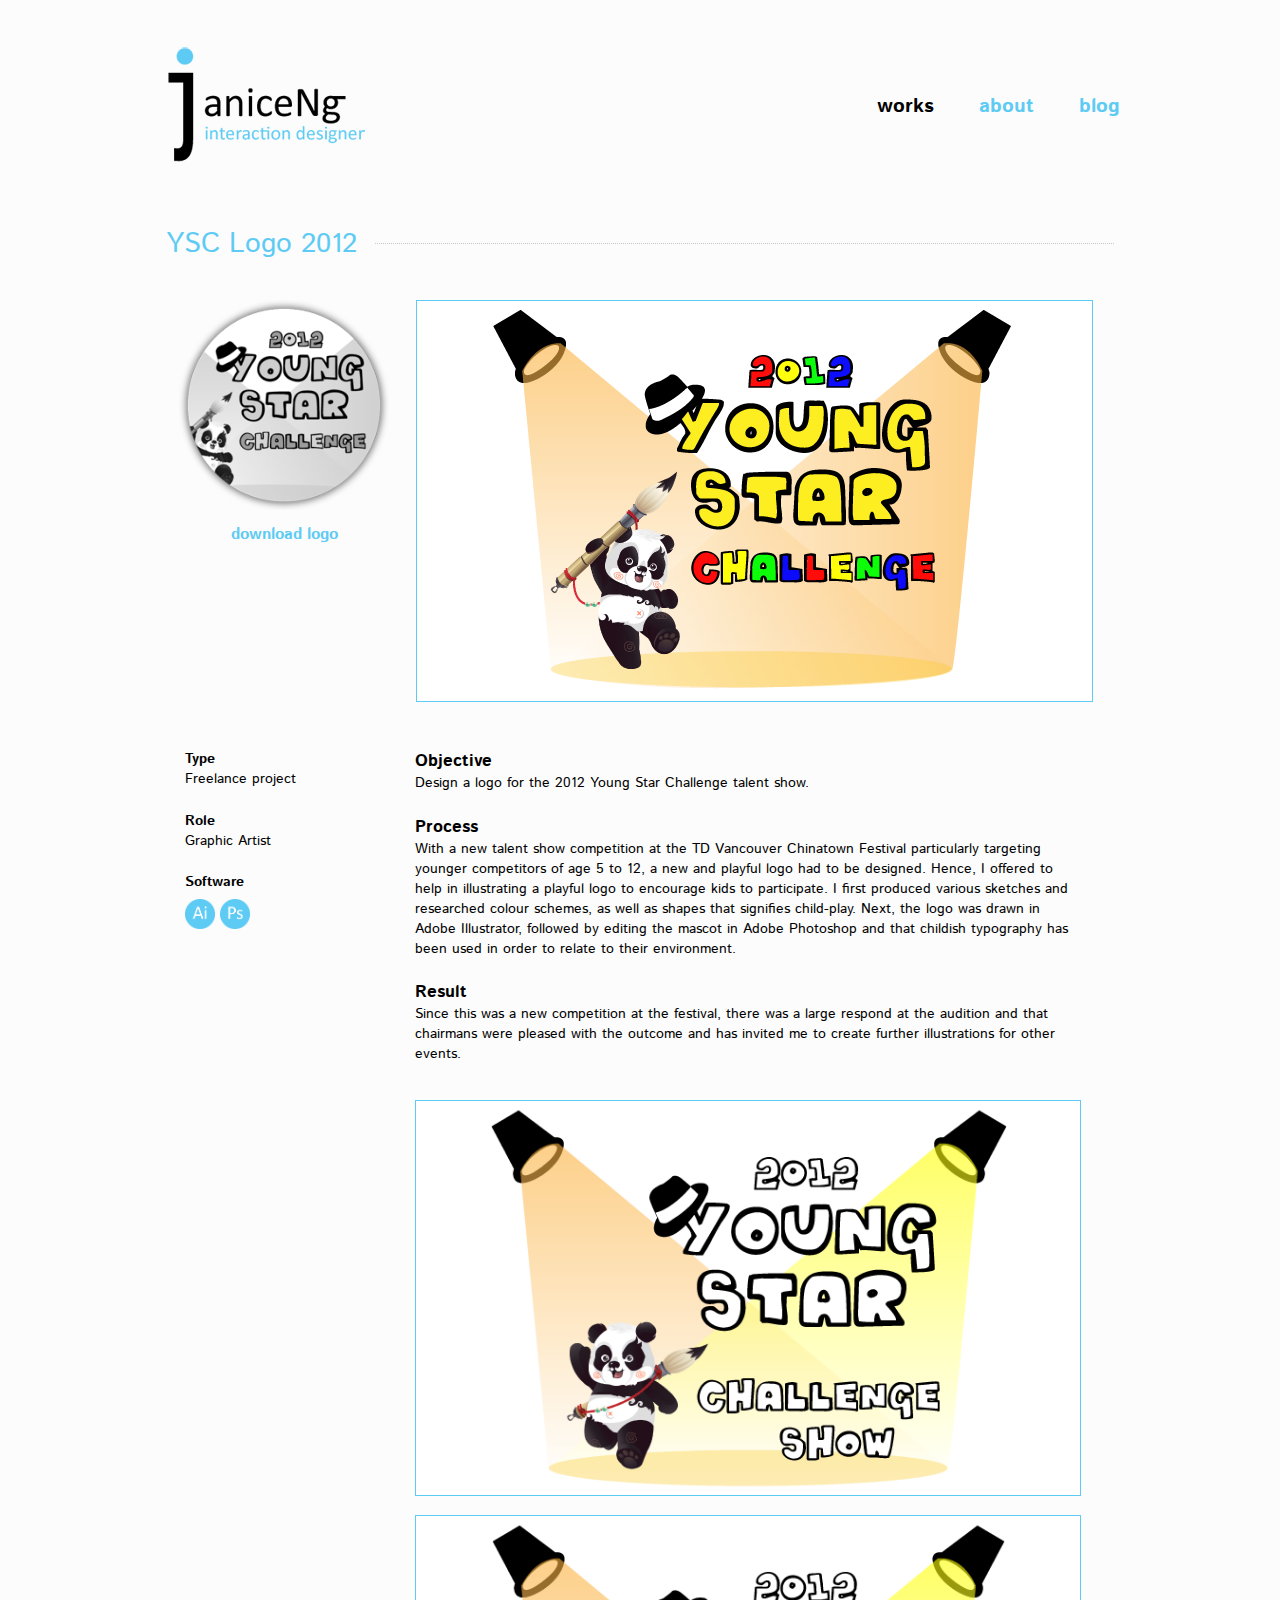
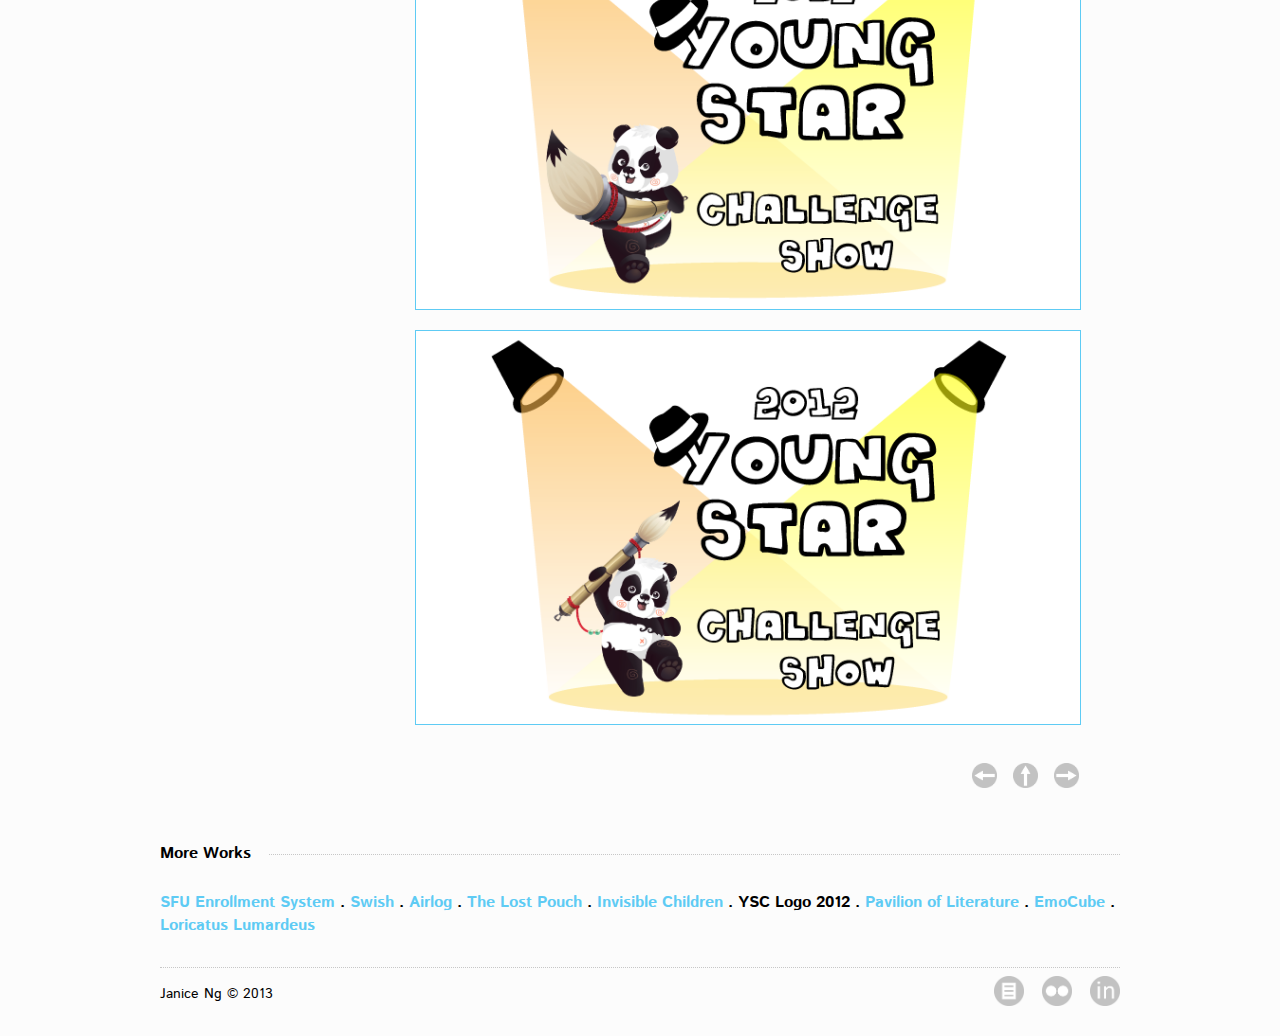
<file: ysclogo.html>
<!DOCTYPE html> 

<!--
	IAT 381: D401
	Project 4: Portfolio
	Janice Ng

	HTML file: Works Page-Graphics-YSC Logo
-->

<html>

<head>

	<meta charset="UTF-8" />

	<!-- Display at tablet and mobile -->
	<meta name="viewport" content="width=device-width"/>

	<title>JaniceNg . Works . YSCLogo2012</title>

	<!-- CSS -->
	<!-- Main stylesheet -->
	<link rel="stylesheet" href="./css/style.css" type="text/css">

	<!-- Media Query -->
	<link rel="stylesheet" type="text/css" href="./css/mediaquery.css" />

	<!-- JS --> 
	<!-- Hoverizr: By Ilias Iovis @ http://www.iliasiovis.com/hoverizr/ -->
	<!-- <script src="http://code.jquery.com/jquery-1.10.1.min.js"></script>
	<script src="js/jquery.hoverizr.js"></script>
	<script>
			$(window).load(function() {
				// $('.gray_contact').hoverizr({width:"60px", height:"60px", stretch:"yes"});
				$('.gray_footer').hoverizr({width:"30px", height:"30px", stretch:"yes"});
			});
		</script>
	-->

	<!-- FONT: Muli -->
	<link href='http://fonts.googleapis.com/css?family=Istok+Web' rel='stylesheet' type='text/css'>

</head>

<body id="ysclogo">

	<div class="container">

		<!-- Header Start -->
		<header>

			<!-- Logo --> 
			<div class="logo">
				<a href="index.html"><img src="./img/logo.png" width="210" height="123" alt="logo"/></a>
			</div>

			<!-- Navbar Start -->
			<nav>
				<ul>
					<li><a class="onpage" href="index.html">works</a></li>
					<li><a href="about.html">about</a></li>
					<li><a href="http://janicenblog.wordpress.com/">blog</a></li>
				</ul>
			</nav>
			<!-- Navbar End -->

		</header>
		<!-- Header End -->

		<!-- Content Start -->
		<div class="content">

				<!-- Title Start -->
				<div class="title">
					<div class="text">
						<h1>YSC Logo 2012</h1>
					</div>

					<div class="wrapper">
					</div>
				</div>
				<!-- Title End -->

				<!-- Images Start -->
				<div class="images">

					<!-- Column1: Desktop Start --> 
					<div class="column1">
						<a class="grey" href="http://www.sfu.ca/~janicen/2Portfolio/ysclogo2012.pdf"><img src="./img/ysc.png" width="210" height="210" alt="image3"/></a>
						<h5><a href="http://www.sfu.ca/~janicen/2Portfolio/ysclogo2012.pdf">download logo</a></h5>
					</div>
					<!-- <div class="column1">
						<a href="http://www.sfu.ca/~janicen/2Portfolio/ysclogo2012.pdf"><img class="gray" src="./img/ysc.png" alt="image3"/></a>
						<h5><a href="http://www.sfu.ca/~janicen/2Portfolio/ysclogo2012.pdf">download logo</a></h5>
					</div> -->
					<!-- Column1: Desktop End -->

						<!-- Column1: Tablet Start --> 
						<div class="column1_tablet">
							<a href="http://www.sfu.ca/~janicen/2Portfolio/ysclogo2012.pdf"><img src="./img/ysc.png" width="210" height="210" alt="image3"/></a>
							<h5><a href="http://www.sfu.ca/~janicen/2Portfolio/ysclogo2012.pdf">download logo</a></h5>
						</div>
						<!-- Column1: Tablet End -->

						<!-- Column1: Mobile Start --> 
						<div class="column1_mobile">
							<a href="http://www.sfu.ca/~janicen/2Portfolio/ysclogo2012.pdf"><img src="./img/ysc.png" width="240" height="240" alt="image3"/></a>
							<h5><a href="http://www.sfu.ca/~janicen/2Portfolio/ysclogo2012.pdf">download logo</a></h5>
						</div>
						<!-- Column1: Mobile End -->

					<!-- Column2 -->
					<div class="column2">
						<img src="./img/ysc_final.png" width="675" height="400" alt="ysclogobanner"/>
					</div>

				</div>
				<!-- Image End -->

					<!-- Descriptions Start -->
					<div class="descriptionsleft">
						<h4>Type</h4>
							<p>Freelance project</p>
						<h4>Role</h4>
							<p>Graphic Artist</p>
						<h4>Software</h4>
							<p><!-- Adobe Illustrator
								<br>Adobe Photoshop -->
								<img class="icons" src="./img/icon_illustrator.png" width="30" height="30" alt="illustrator"/>
								<img class="icons" src="./img/icon_photoshop.png" width="30" height="30" alt="photoshop"/>
							</p>
					</div>

					<div class="descriptionsright">
						<h3>Objective</h3>
						<p>Design a logo for the 2012 Young Star Challenge talent show.</p>
						<h3>Process</h3>
						<p>With a new talent show competition at the TD Vancouver Chinatown Festival particularly targeting younger competitors of age 5 to 12, a new and playful logo had to be designed.  Hence, I offered to help in illustrating a playful logo to encourage kids to participate.  I first produced various sketches and researched colour schemes, as well as shapes that signifies child-play.  Next, the logo was drawn in Adobe Illustrator, followed by editing the mascot in Adobe Photoshop and that childish typography has been used in order to relate to their environment.</p>
						<h3>Result</h3>
						<p>Since this was a new competition at the festival, there was a large respond at the audition and that chairmans were pleased with the outcome and has invited me to create further illustrations for other events.</p>

							<!-- Images List -->
							<ul>
								<li><img src="./img/ysc_1.png" width="675" height="400" alt="image1"/></li>
								<li><img src="./img/ysc_2.png" width="675" height="400" alt="image2"/></li>
								<li><img src="./img/ysc_3.png" width="675" height="400" alt="image3"/></li>
							</ul>

							<!-- Arrows Navigation -->
							<div class="arrows">
								<!-- <h2><a href="#">Back to top</a></h2> -->
								<ul>
									<li><a class="grey" href="invisiblechildren.html"><img src="./img/arrow_previous.png" width="25" height="25" alt="previous"/></a></li>
									<li><a class="grey" href="#"><img src="./img/icon_top.png" width="25" height="25" alt="top"/></a></li>
									<li><a class="grey" href="pavilionofliterature.html"><img src="./img/arrow_next.png" width="25" height="25" alt="next"/></a></li>
								</ul>
							</div>
							
					</div>
					<!-- Descriptions End -->

		</div>
		<!-- Content End -->

		<!-- Footer Start -->
		<footer>

			<!-- More Works Nav Start -->
			<div class="moreworks">

				<!-- Title Start -->
				<div class="title">
					<div class="text">
						<h4>More Works</h4>
					</div>

					<div class="wrapper">
					</div>
				</div>
				<!-- Title End -->

				<h4><a href="sis.html">SFU Enrollment System</a> . <a href="swish.html">Swish</a> . <a href="airlog.html">Airlog</a> . <a href="pouch.html">The Lost Pouch</a> . <a href="invisiblechildren.html">Invisible Children</a> . <a class="onpage" href="ysclogo.html">YSC Logo 2012</a> . <a href="pavilionofliterature.html">Pavilion of Literature</a> . <a href="emocube.html">EmoCube</a> . <a href="loricatuslumardeus.html">Loricatus Lumardeus</a></h4>
			</div>
			<!-- More Works Nav End -->

			<div class="footerwrapper">
				<p>Janice Ng &copy; 2013</p>
					<ul>
						<li><a class="grey" href="http://www.sfu.ca/~janicen/2Portfolio/JaniceNg_Resume.pdf"><img src="./img/resume.png" width="30" height="30" alt="resume"/></a></li>
						<li><a class="grey" href="http://www.flickr.com/photos/42005057@N04/"><img src="./img/flickr.png" width="30" height="30" alt="flickr"/></a></li>
						<li><a class="grey" href="http://www.linkedin.com/pub/janice-ng/7a/2b5/809"><img src="./img/linkedin.png" width="30" height="30" alt="linkedin"/></a></li>
						<!-- <li><a href="http://www.sfu.ca/~janicen/2Portfolio/JaniceNg_Resume.pdf"><img class="gray_footer" src="./img/resume.png" alt="resume"/></a></li>
						<li><a href="http://www.flickr.com/photos/42005057@N04/"><img class="gray_footer" src="./img/flickr.png" alt="flickr"/></a></li>
						<li><a href="https://twitter.com/jelly_angels"><img class="gray_footer" src="./img/twitter.png" alt="twitter"/></a></li> -->
					</ul>
			</div>

		</footer>
		<!-- Footer End -->

	</div>

</body>

</html>
</file>
<file: css/style.css>
/*

	IAT 381: D401
	Project 4: Portfolio
	Janice Ng

	CSS file: Main Style

	1.Base  2.Grid  3.Layout  4.Links  5.IndexPage  6.AboutPage  7.WorksPage

*/

/* ================================================================ 
	BASE START 
================================================================  */

html, body {
	font-family: 'Istok Web', Helvetica, Arial, sans-serif;
	font-size: 12px;
	/*font-weight: 400;*/
	color: #000000;
	/*background-color: #DEE6EA;*/
	/*background-color: #EEF6FA;*/
	background-color: #FCFCFC;
}

html, body, ul, ol, li, form, fieldset, legend,
h1, h2, h3, h4, h5, h6, p {
	border: 0;
	margin: 0;
	padding: 0;
}

	/* ========== FONT ========== */

	h1 {
		/*font-size: 2.5em;*/
		font-size: 2.3em;
		color: #5ECBF4;
		/*color: #444444;*/
		/*font-weight: 600;*/
		font-weight: 500;
		/*font-weight: 100;*/
	}

	h2 {
		font-size: 1.5em;
		color: #5ECBF4;
	}

	h3 {
		font-size: 1.4em;
		font-weight: bold;
		color: #000000;
	}

	h4 {
		font-size: 1.2em;
		font-weight: 600;
		color: #000000;
	}

	h5 {
		font-size: 1.3em;
		text-align: center;
		/*color: #5ECBF4;*/
		color: #000000;
		padding: .5em;
	}

	h6 {
		font-size: 1.1em;
		font-weight: 100;
		color: #000000;
		padding-left: .1em;
		margin-top: -.5em;
	}

li {
	list-style: none;
}

/* ================================================================ 
	BASE END 
================================================================  */



/* ================================================================ 
	GRID START
================================================================  */

/* ========== CONTAINER ========== */

.container {
	margin: 0em auto;
	padding: 1.5em;
	max-width: 960px;
}

/* ========== COLUMNS ========== */

/* ---------- INDEX PAGE ---------- */

#home .column1, #home .column2, #home .column3 {
	/*width: 31.5%;*/
	/*width: 28%;*/
	text-align: center;
	float: left;
	/*padding-left: 3.5em;*/
	/*padding-left: 4em;*/
	padding-left: 6em;
}

	/* TABLET DISPLAY NONE */
	#home .column1_tablet, #home .column2_tablet, #home .column3_tablet {
		display: none;
	}

	/* MOBILE DISPLAY NONE */
	#home .column1_mobile, #home .column2_mobile, #home .column3_mobile {
		display: none;
	}

/* ---------- ABOUT PAGE ---------- */

#about .column1, #about .column2, #about .column3, #about .column4 {
	width: 22%;
	float: left;
	padding: 0 1em;
	/*padding-left: 2.5em;*/
}

	/* MOBILE DISPLAY NONE */
	#about .column1_mobile, #about .column2_mobile, #about .column3_mobile, #about .column4_mobile {
		display: none;
	}

/* ---------- WORKS PAGE: IMAGES ---------- */

#invisiblechildren .column1, #invisiblechildren .column2, 
#pavilionofliterature .column1, #pavilionofliterature .column2, 
#ysclogo .column1, #ysclogo .column2,
#sis .column1, /*#sis .column2,*/ 
#airlog .column1, /*#airlog .column2,*/
#pouch .column1, #pouch .column2,
#loricatuslumardeus .column1, /*#loricatuslumardeus .column2,*/
#monsteropener .column1, #monsteropener .column2,
#emocube .column1/*, #emocube .column2 */{
	float: left;
	padding: 0 1.1em;
}

	/* TABLET DISPLAY NONE */
	#invisiblechildren .column1_tablet,
	#pavilionofliterature .column1_tablet,
	#ysclogo .column1_tablet,
	#sis .column1_tablet,
	#airlog .column1_tablet,
	#pouch .column1_tablet,
	#loricatuslumardeus .column1_tablet,
	#monsteropener .column1_tablet,
	#emocube .column1_tablet {
		display: none;
	}

	/* MOBILE DISPLAY NONE */
	#invisiblechildren .column1_mobile,
	#pavilionofliterature .column1_mobile,
	#ysclogo .column1_mobile,
	#sis .column1_mobile,
	#airlog .column1_mobile,
	#pouch .column1_mobile,
	#loricatuslumardeus .column1_mobile,
	#monsteropener .column1_mobile,
	#emocube .column1_mobile {
		display: none;
	}

/* ---------- WORKS PAGE: VIDEOS ---------- */

	#sis .column2,
	#airlog .column2,
	#loricatuslumardeus .column2,
	#emocube .column2 {
		max-width: 70%;
		width: 675px;
		height: auto;
		float: left;
		padding: 0 1.5em;
	}

/* ========== ROWS ========== */

.graphics, .interactions, .products {
	max-width: 100%;
	clear: both;
}

/* ================================================================ 
	GRID END
================================================================  */



/* ================================================================ 
	LAYOUT START
================================================================  */

/* ========== HEADER ========== */
header {
	width: 100%;
	margin-bottom: 4em;
	overflow: hidden;
}

	.logo {
		width: 75%;
		float: left;
		padding-top: 2em;
	}

	.logo img {
		/*max-width: 30%;*/
		/*width: 211px;*/
		width: 210px;
		height: auto;
		border: none;
		
	}

/* ========== NAVBAR ========== */
nav {
	width: 100%;
	text-align: right;
}

	nav ul {
		width: 70%;
		float: right;
		/*margin-top: -7.3em;*/
		margin-top: -6.6em;
	}

	nav ul li {
		display: inline;
		/*font-size: 1.6em;*/
		font-size: 1.7em;
		font-weight: bold;
		/*padding: .1em 0 0 2em;*/
		padding: 0 0 0 1.2em;
		margin-left: .8em;
		/*border-top: 4px solid black;*/
}

/* ========== FOOTER ========== */

.footerwrapper {
	text-align: left;
	/*padding-top: 1em;*/
	padding-top: 1.3em;
	/*margin-top: 3em;*/
	margin-top: 2.5em;
	/*border-top: 1px solid #949494;*/
	/*border-top: 1px dotted #939598;*/
	border-top: 1px dotted #C7C7C7;
}

	footer p {
		font-size: 1.2em;
		padding-bottom: 1em;
	}

	.footerwrapper ul {
		float: right;
		overflow: hidden;
		/*margin-top: -3em;*/
		margin-top: -3.5em;
	}

		.footerwrapper ul li {
			float: left;
			display: inline;
			padding-left: 1.5em;
		}

/* ========== WRAPPER ========== */

.wrapper {
	/*padding-top: 1.8em;*/
	padding-top: 1.6em;
	/*border-bottom: 1px solid #949494;*/
	border-bottom: 1px dotted #C7C7C7;
	overflow: hidden;
}

/* ========== IMAGES ========== */

img {
	border: none;
}

.content img {
	max-width: 100%;
	/*width: 240px;*/
	height: auto;
	/*margin: 1em 0;*/
}

.descriptionsright img, 
#invisiblechildren .column2 img, 
#pavilionofliterature .column2 img,
#ysclogo .column2 img, 
#pouch .column2 img, 
#monsteropener .column2 img {
	border: 1.9px solid #5ECBF4;
}

	.icons {
		padding-top: .5em;
	}

/* ========== CONTENT ========== */

.content {
	clear: both;
	overflow: hidden;
	padding: .5em;
}

.title {
	width: 100%;
	overflow: hidden;
}

.text {
	float: left;
	padding-right: 1.5em;
	margin-bottom: 1.5em;
}

/* ================================================================ 
	LAYOUT END
================================================================  */



/* ================================================================ 
	LINKS START 
================================================================  */

/* ========== LINKS ========== */

a {
	color: #5ECBF4;
	text-decoration: none;

	/* ========== FADE TRANSITION ========== */
	-webkit-transition:color .3s ease-out, background .5s ease-in;
	-moz-transition:color 	.3s ease-out, background .5s ease-in;
	-o-transition:color 	.3s ease-out, background .5s ease-in;
  	-ms-transition:color 	.3s ease-out, background .5s ease-in;
  		transition:color 	.3s ease-out, background .5s ease-in;
}

	a:hover {
/*		color: #444444;*/
		color: #000000;
	}

	.onpage {
		color: #000000;
	}

/* ========== GRAYSCALE IMAGES ========== */

/* Images starts grey */
a.grey {
	-webkit-filter: grayscale(100%);
	-moz-filter: 	grayscale(100%);
	-o-filter: 		grayscale(100%);
	-ms-filter: 	grayscale(100%);
		filter: 	url("data:image/svg+xml;utf8,<svg xmlns=\'http://www.w3.org/2000/svg\'><filter id=\'grayscale\'><feColorMatrix type=\'matrix\' values=\'0.3333 0.3333 0.3333 0 0 0.3333 0.3333 0.3333 0 0 0.3333 0.3333 0.3333 0 0 0 0 0 1 0\'/></filter></svg>#grayscale");
		filter: 	gray;

	-webkit-transition: all 0.3s ease;
	-moz-transition:	all 0.3s ease;
	-o-transition: 		all 0.3s ease;
	-ms-transition: 	all 0.3s ease;
		transition: 	all 0.3s ease;
	}

	a.grey:hover {
		-webkit-filter: grayscale(0%);
		-moz-filter: 	grayscale(0%);
		-o-filter: 		grayscale(0%);
		-ms-filter:		grayscale(0%);
			filter: 	none;
	}


/* ================================================================ 
	LINKS END 
================================================================  */



/* ================================================================ 
	INDEX PAGE START 
================================================================  */

/* ========== IMAGES ========== */

#home .images {
	float: right;
	/*margin: 0;*/
	margin-top: 1.2em;
}

/* ========== FONTS ========== */

#home h4 {
	font-weight: 600;
	padding: .4em 0;
}

/* ================================================================ 
	INDEX PAGE END 
================================================================  */



/* ================================================================ 
	ABOUT PAGE START 
================================================================  */

/* ========== CONTENT ========== */
.aboutmedescriptions {
	width: 73%;
	float: right;
	text-align: left;
	margin-top: 4em;
	clear: both;
}

	.aboutmedescriptions h2 {
		padding-bottom: 1em;
	}

	.aboutmedescriptions p {
		font-size: 1.2em;
		padding-bottom: 1em;
	}

.contact {
	width: 100%;
	float: left;
	clear: both;
	margin-top: .5em;
}

	.contact ul li {
		float: left;
		display: inline;
		padding-right: 3em;
	}

/* ========== IMAGES ========== */

#about .images {
	text-align: center;
	overflow: hidden;
	margin-top: 2em;
}

/* ================================================================ 
	ABOUT PAGE END 
================================================================  */



/* ================================================================ 
	WORKS PAGE START 
================================================================  */

/* ========== IMAGES ========== */

.images {
	float: left;
	overflow: hidden;
	margin-top: 1.5em;
}

	/* ---------- WORKS IMAGES ---------- */

	#invisiblechildren .images,
	#pavilionofliterature .images,
	#ysclogo .images,
	#sis .images,
	#airlog .images,
	#pouch .images,
	#loricatuslumardeus .images,
	#monsteropener .images,
	#emocube .images {
		width: 100%;
	}

	.descriptionsright ul li {
		/*min-width: 675px;*/
		margin: 1.2em 0;
	}

/* ========== VIDEOS ========== */

/* =========================================================
 * Video Responsive CSS Styles
 * Based on code found here: http://amobil.se/2011/11/responsive-embeds/
 * ========================================================= */

.video {
	position: relative;
    padding-bottom: 56.25%;
    height: 0;
    overflow: hidden;
    border: 1.9px solid #5ECBF4;
}

	.video iframe,
	.video object,
	.video embed {
	    position: absolute;
	    top: 0;
	    left: 0;
	    width: 100%;
	    height: 100%;
	    border: none;
	}

/* ========== CONTENT ========== */

.descriptionsleft {
	/*width: 12%;*/
	width: 15%;
	float: left;
	/*padding: 3.5em 0 0 3.8em;*/
	/*padding: 3.5em 0 0 1.2em;*/
	padding: 3.5em 0 0 1.6em;
	clear: both;
}

.descriptionsright {
	width: 70%;
	float: left;
	/*padding: 3.5em 0 0 10em;*/
	/*padding: 3.5em 0 0 7.4em;*/
	padding: 3.5em 0 0 7.3em;
}

	.descriptionsright p {
		font-size: 1.2em;
		padding-bottom: 1.5em;
	}

		.descriptionsleft p {
			font-size: 1.2em;
			padding-bottom: 1.5em;
		}

.moreworks {
	margin-top: 3em;
}

	.moreworks h4 {
		padding-top: .5em;
		font-size: 1.3em;
	}

.arrows {
	float: right;
	padding-top: 1em;
}

	.arrows ul {
		float: right;
		margin-top: .5em;
	}

	.arrows ul li {
		display: inline;
		padding-left: 1em;
	}

	.arrows ul img {
		border: none;
		width: 25px;
		height: auto;
	}

/* ================================================================ 
	WORKS PAGE END 
================================================================  */
</file>
<file: css/mediaquery.css>
/*

	IAT 381: D401
	Project 4: Portfolio
	Janice Ng

	CSS: Mobile Query

	Tablet: 1.Base 2.Grid 3.Layout 4.IndexPage 5.AboutPage 6.WorksPage
	Mobile: 1.Base 2.Grid 3.Layout 4.IndexPage 5.AboutPage 6.WorksPage

*/

/*	<!-- Make mobile view visible -->
	<meta name="viewport" content="width=device-width" />*/

/*	<!-- Media Query: Mobile  -->
	<link rel="stylesheet" media="(max-width: 640px)" type="text/css" href="./css/mobile.css" />*/

/* ================================================================ 
	[TABLET MEDIA QUERY START]   
================================================================  */

@media only screen and (min-width: 641px) and (max-width: 1000px) {

/* ================================================================ 
	BASE START 
================================================================  */

html, body {
	background-size: 100%;
	/*background-color: orange;*/
}

	/* ========== FONT ========== */	

	h2 {
		font-size: 1.5em;
		color: #5ECBF4;
	}

/* ================================================================ 
	BASE END 
================================================================  */



/* ================================================================ 
	GRID START
================================================================  */

/* ========== COLUMNS ========== */

/* ---------- INDEX PAGE ---------- */

#home .column1_tablet, #home .column2_tablet, #home .column3_tablet {
	display: inline-block;
	text-align: center;
	width: 31.5%;
	padding: .2em;
}

	/* DESKOP DISPLAY NONE */
	#home .column1, #home .column2, #home .column3 {
		display: none;
	}

/* ---------- ABOUT PAGE ---------- */

#about .column1, #about .column2, #about .column3, #about .column4 {
	padding: 0 .5em;
}

/* ---------- WORKS PAGE: IMAGES ---------- */

#invisiblechildren .column1_tablet,  
#pavilionofliterature .column1_tablet, 
#ysclogo .column1_tablet, 
#sis .column1_tablet, /*#sis .column2,*/ 
#airlog .column1_tablet, /*#airlog .column2,*/
#pouch .column1_tablet, 
#loricatuslumardeus .column1_tablet, /*#loricatuslumardeus .column2,*/
#monsteropener .column1_tablet, 
#emocube .column1_tablet /*, #emocube .column2 */{
	width: 27%;
	float: left;
	display: inline-block;
	text-align: center;
}

	#invisiblechildren .column2,
	#pavilionofliterature .column2, 
	#ysclogo .column2,
	#sis .column2,
	#airlog .column2,
	#pouch .column2, 
	#loricatuslumardeus .column2,
	#monsteropener .column2,
	#emocube .column2 {
		width: 68%;
		height: auto;
		padding: 0 0 0 1.5em;
	}

	/* DESKTOP DISPLAY NONE */
	#invisiblechildren .column1,
	#pavilionofliterature .column1,
	#ysclogo .column1,
	#sis .column1,
	#airlog .column1,
	#pouch .column1,
	#loricatuslumardeus .column1,
	#monsteropener .column1,
	#emocube .column1 {
		display: none;
	}

/* ---------- WORKS PAGE: VIDEOS ---------- */

/*	#sis .column2,
	#airlog .column2,
	#loricatuslumardeus .column2,
	#emocube .column2 {
		max-width: 70%;
		height: auto;
		padding: 0 0 0 1.5em;
	}*/

/* ========== ROWS ========== */

.graphics, .interactions, .products {
	clear: both;
}

/* ================================================================ 
	GRID END
================================================================  */


/* ================================================================ 
	LAYOUT START
================================================================  */

/* ========== HEADER ========== */

/*.logo img {
	max-width: 30%;
	width: 258px;
	height: auto;
}*/

/* ========== FOOTER ========== */

	footer p {
		font-size: 1.3em;
	}

	.footerwrapper ul {
		margin-top: -3.5em;
	}

/* ========== CONTENT ========== */

.content {
	padding: .2em;
}

.title {
	overflow: hidden;
}

.text {
	float: left;
	padding: .3em;
	margin-right: 1em;
}

/* ========== WRAPPER ========== */

.wrapper {
	padding-top: 1.8em;
}

/* ========== IMAGES ========== */

.descriptionsright img, 
#invisiblechildren .column2 img, 
#pavilionofliterature .column2 img,
#ysclogo .column2 img, 
#pouch .column2 img, 
#monsteropener .column2 img {
	max-width: 99.5%;
	width: auto;
	height: auto;
	border: 1.9px solid #5ECBF4;
}

/* ================================================================ 
	LAYOUT END
================================================================  */


/* ================================================================ 
	INDEX PAGE START 
================================================================  */

/* ========== IMAGES ========== */

#home .images {
	width: 100%;
}

/* ================================================================ 
	INDEX PAGE END 
================================================================  */


/* ================================================================ 
	ABOUT PAGE START 
================================================================  */

/* ========== CONTENT ========== */

.aboutmedescriptions {
	width: 100%;
}

	.aboutmedescriptions p {
		font-size: 1.3em;
	}

/* ================================================================ 
	ABOUT PAGE END 
================================================================  */



/* ================================================================ 
	WORKS PAGE START 
================================================================  */

/* ========== CONTENT ========== */

.descriptionsleft {
	width: 27%;
	/*width: 20%;*/
	padding: 3.5em 0 0 1.2em;
}

.descriptionsright {
	width: 68%;
	/*width: 70%;*/
	padding: 3.5em 0 0 0;
	/*padding: 3.5em 0 0 5.3em;*/
}

/*	.descriptionsleft p, .descriptionsright p{
		font-size: 1.3em;
		padding-bottom: 1.5em;
	}*/

/*.arrows ul li img {
	width: 25px;
	height: auto;
}*/

/* ================================================================ 
	WORKS PAGE END 
================================================================  */

}
/* ================================================================ 
	[TABLET MEDIA QUERY END] 
================================================================  */





/* ================================================================ 
	[MOBILE MEDIA QUERY START] 
================================================================  */

@media only screen and (max-width: 640px) {

/* ================================================================ 
	BASE START 
================================================================  */

html, body {
	background-size: 100%;
	/*background-color: orange;*/
}

.container {
	padding: 1em;
}

/* ================================================================ 
	BASE END
================================================================  */



/* ================================================================ 
	GRID START
================================================================  */

/* ========== COLUMNS ========== */

/* ---------- INDEX PAGE ---------- */

#home .column1_mobile, #home .column2_mobile, #home .column3_mobile {
	display: block;
	text-align: center;
	clear: both;
}

	/* DESKTOP DISPLAY NONE */
	#home .column1, #home .column2, #home .column3 {
		display: none;
	}

/* ---------- ABOUT PAGE ---------- */

#about .column1_mobile, #about .column2_mobile, #about .column3_mobile, #about .column4_mobile {
	display: block;
}

	/* DESKTOP DISPLAY NONE */
	#about .column1, #about .column2, #about .column3, #about .column4 {
		display: none;
	}

/* ---------- WORKS PAGE: IMAGES ---------- */

#invisiblechildren .column1_mobile, #invisiblechildren .column2, 
#pavilionofliterature .column1_mobile, #pavilionofliterature .column2, 
#ysclogo .column1_mobile, #ysclogo .column2,
#sis .column1_mobile, /*#sis .column2,*/ 
#airlog .column1_mobile, /*#airlog .column2,*/
#pouch .column1_mobile, #pouch .column2,
#loricatuslumardeus .column1_mobile, /*#loricatuslumardeus .column2,*/
#monsteropener .column1_mobile, #monsteropener .column2,
#emocube .column1_mobile /*, #emocube .column2 */{
	display: block;
	text-align: center;
	padding: 0;
}

	/* DESKTOP DISPLAY NONE */
	#invisiblechildren .column1,
	#pavilionofliterature .column1,
	#ysclogo .column1,
	#sis .column1,
	#airlog .column1,
	#pouch .column1,
	#loricatuslumardeus .column1,
	#monsteropener .column1,
	#emocube .column1 {
		display: none;
	}

/* ---------- WORKS PAGE: VIDEOS ---------- */

	#sis .column2,
	#airlog .column2,
	#loricatuslumardeus .column2,
	#emocube .column2 {
		max-width: 100%;
		height: auto;
		padding: 0;
	}

/* ========== ROWS ========== */

.graphics, .interactions, .products {
	clear: both;
}

/* ================================================================ 
	GRID END
================================================================  */



/* ================================================================ 
	LAYOUT START
================================================================  */

/* ========== HEADER ========== */

.logo img {
	max-width: 90%;
	width: 210px;
	height: auto;

	/*border: 1px solid black;*/
}

/* ========== NAVBAR ========== */

nav ul {
	width: 35%;
	padding: .5em;
	/*margin-top: -7em;*/
	/*margin-top: -9.5em;*/
	margin-top: -7.2em;

	/*border: 1px solid black;*/
}

nav ul li {
	display: block;
	font-size: 2em;
	padding-left: .5em;
	margin-bottom: .2em;
}

/* ========== FOOTER ========== */

	footer p {
		/*width: 40%;*/
		font-size: 1.3em;
	}

	.footerwrapper ul {
		/*width: 40%;*/
		/*margin-top: -3.5em;*/
		margin-top: -3.7em;
	}

/* ========== WRAPPER ========== */

.wrapper {
	padding-top: 1.8em;
}

/* ========== IMAGES ========== */

.descriptionsright img, 
#invisiblechildren .column2 img, 
#pavilionofliterature .column2 img,
#ysclogo .column2 img, 
#pouch .column2 img, 
#monsteropener .column2 img {
	max-width: 99.5%;
	width: auto;
	height: auto;
	border: 1.9px solid #5ECBF4;
}

/* ========== CONTENT ========== */

.content {
	padding: .2em;
}

.title {
	padding-top: .8em;
}

.text {
	float: left;
	padding: .3em;
}

/* ================================================================ 
	LAYOUT END
================================================================  */



/* ================================================================ 
	INDEX PAGE START 
================================================================  */

/* ========== IMAGES ========== */

#home .images {
	width: 100%;
}

/* ================================================================ 
	INDEX PAGE END 
================================================================  */



/* ================================================================ 
	ABOUT PAGE START 
================================================================  */

/* ========== CONTENT ========== */

.aboutmedescriptions {
	width: 100%;
}

	.contact ul li{
		padding-right: 1em;
	}

/* ========== IMAGES ========== */

#about .images {
	width: 100%;
	float: right;
	margin-top: 0;
}

	#about .images img {
		max-width: 100%;
		width: 240px;
		height: auto;
		margin: 1em 0;
	}

/* ================================================================ 
	ABOUT PAGE END 
================================================================  */



/* ================================================================ 
	WORKS PAGE START 
================================================================  */

/* ========== CONTENT ========== */

.descriptionsleft {
	width: 100%;
	padding: 1.5em 0;
}

.descriptionsright {
	width: 100%;
	float: left;
	padding: 0;
}

/*	.descriptionsleft p, .descriptionsright p{
		font-size: 1.3em;
		padding-bottom: 1.5em;
	}*/

/* ================================================================ 
	WORKS PAGE END 
================================================================  */

}
/* ================================================================ 
	[MOBILE MEDIA QUERY END]
================================================================  */
</file>
